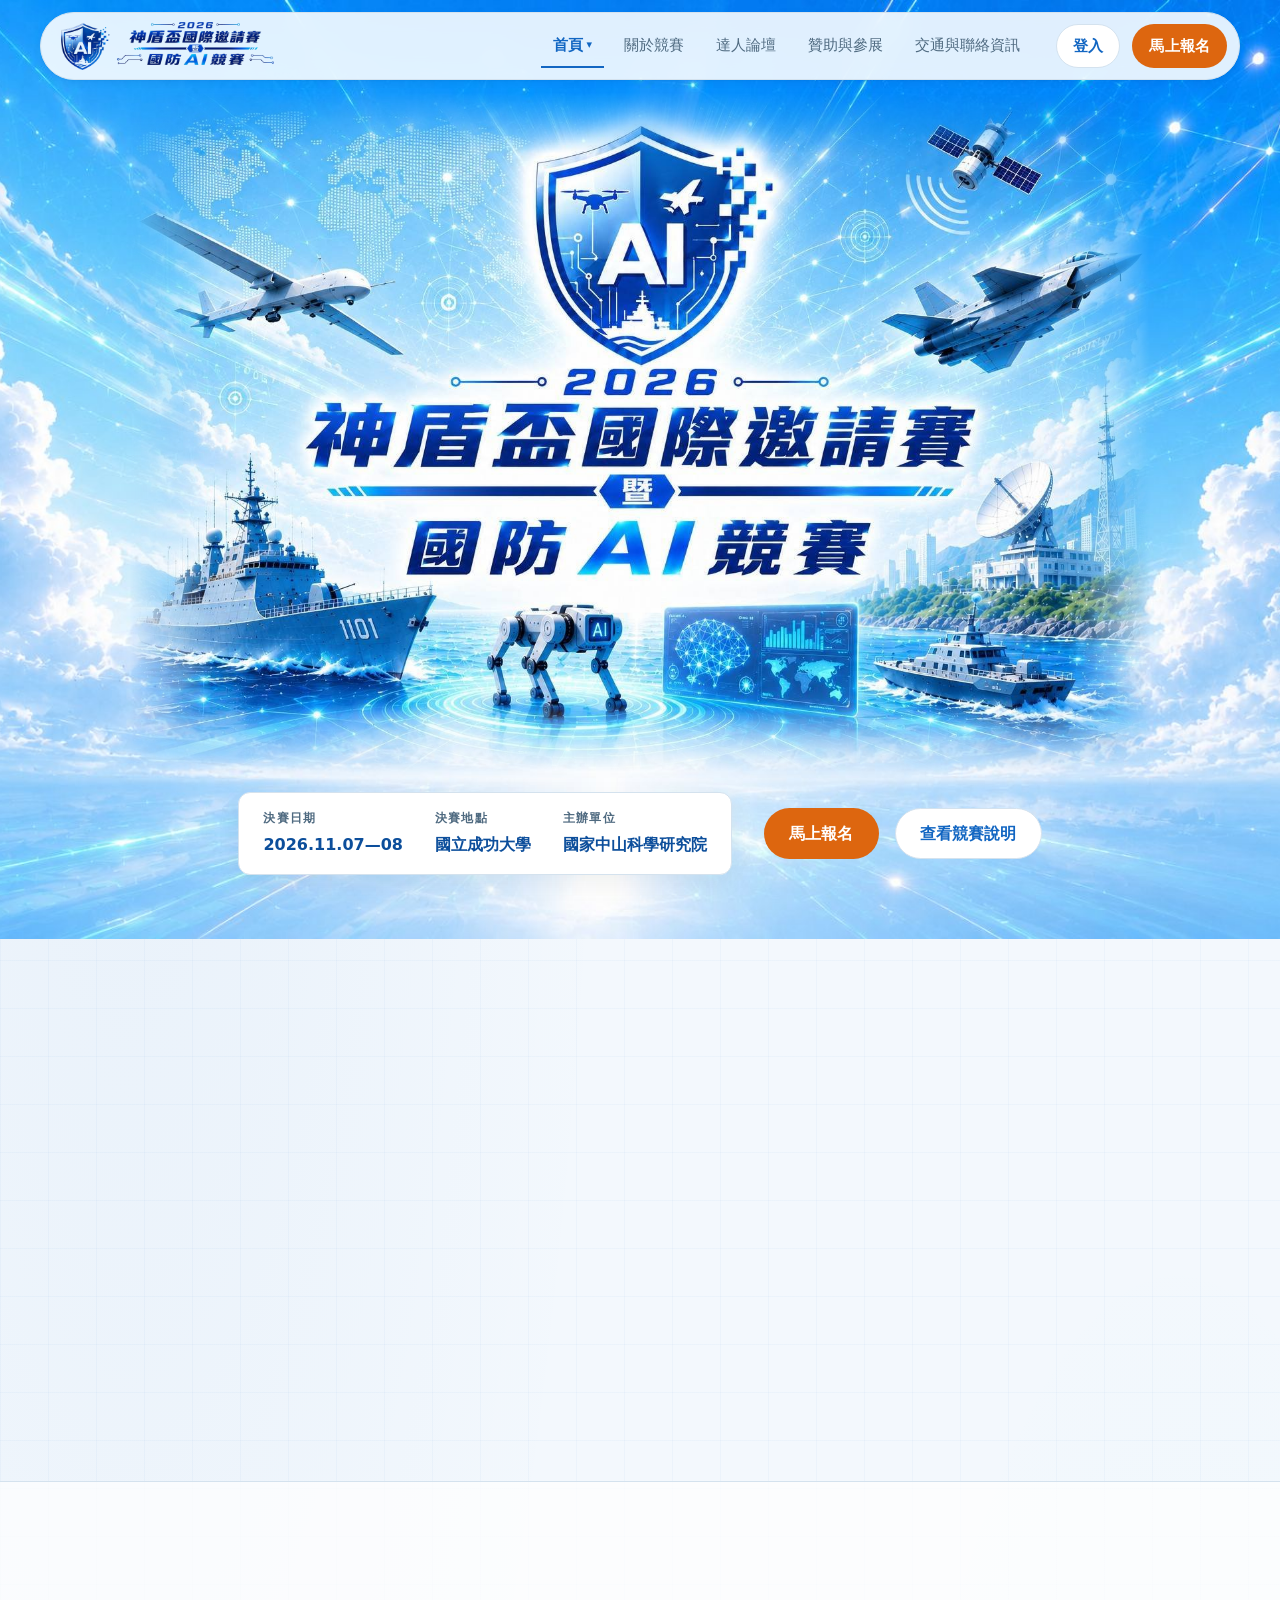
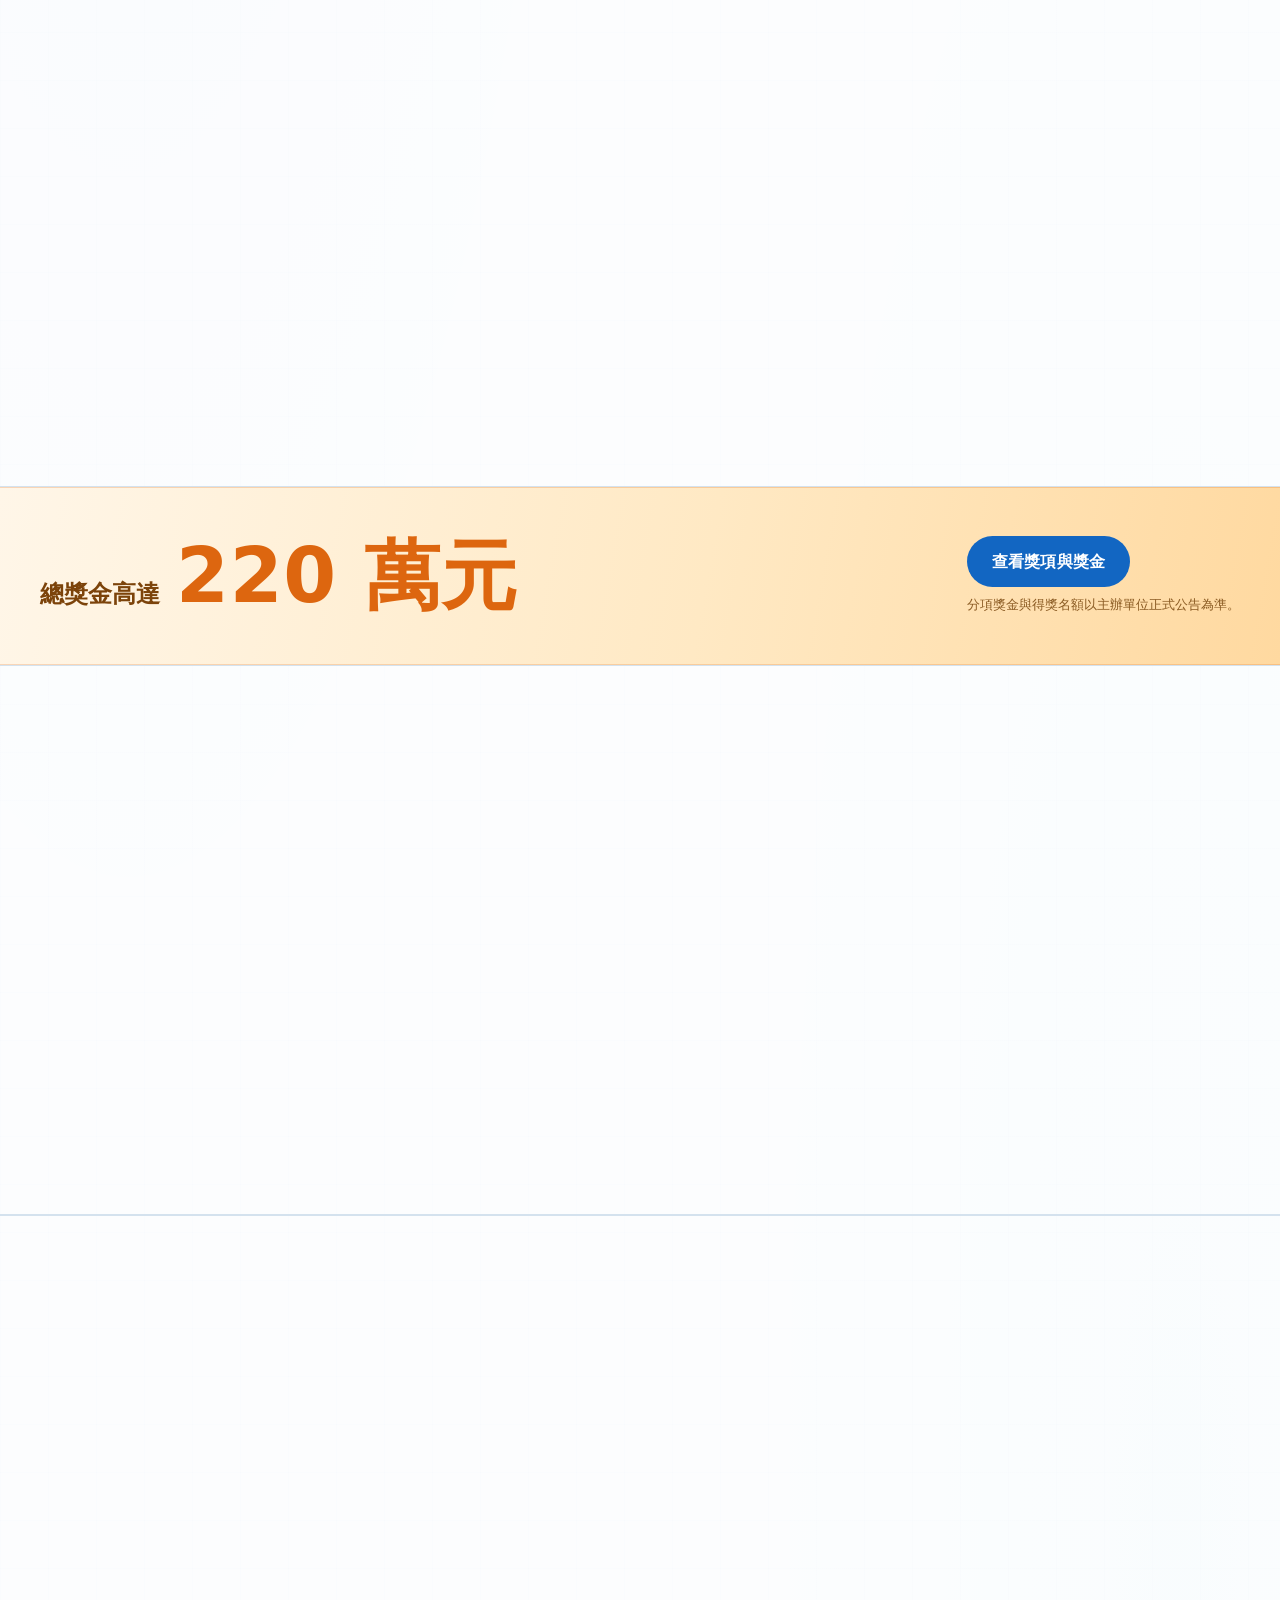
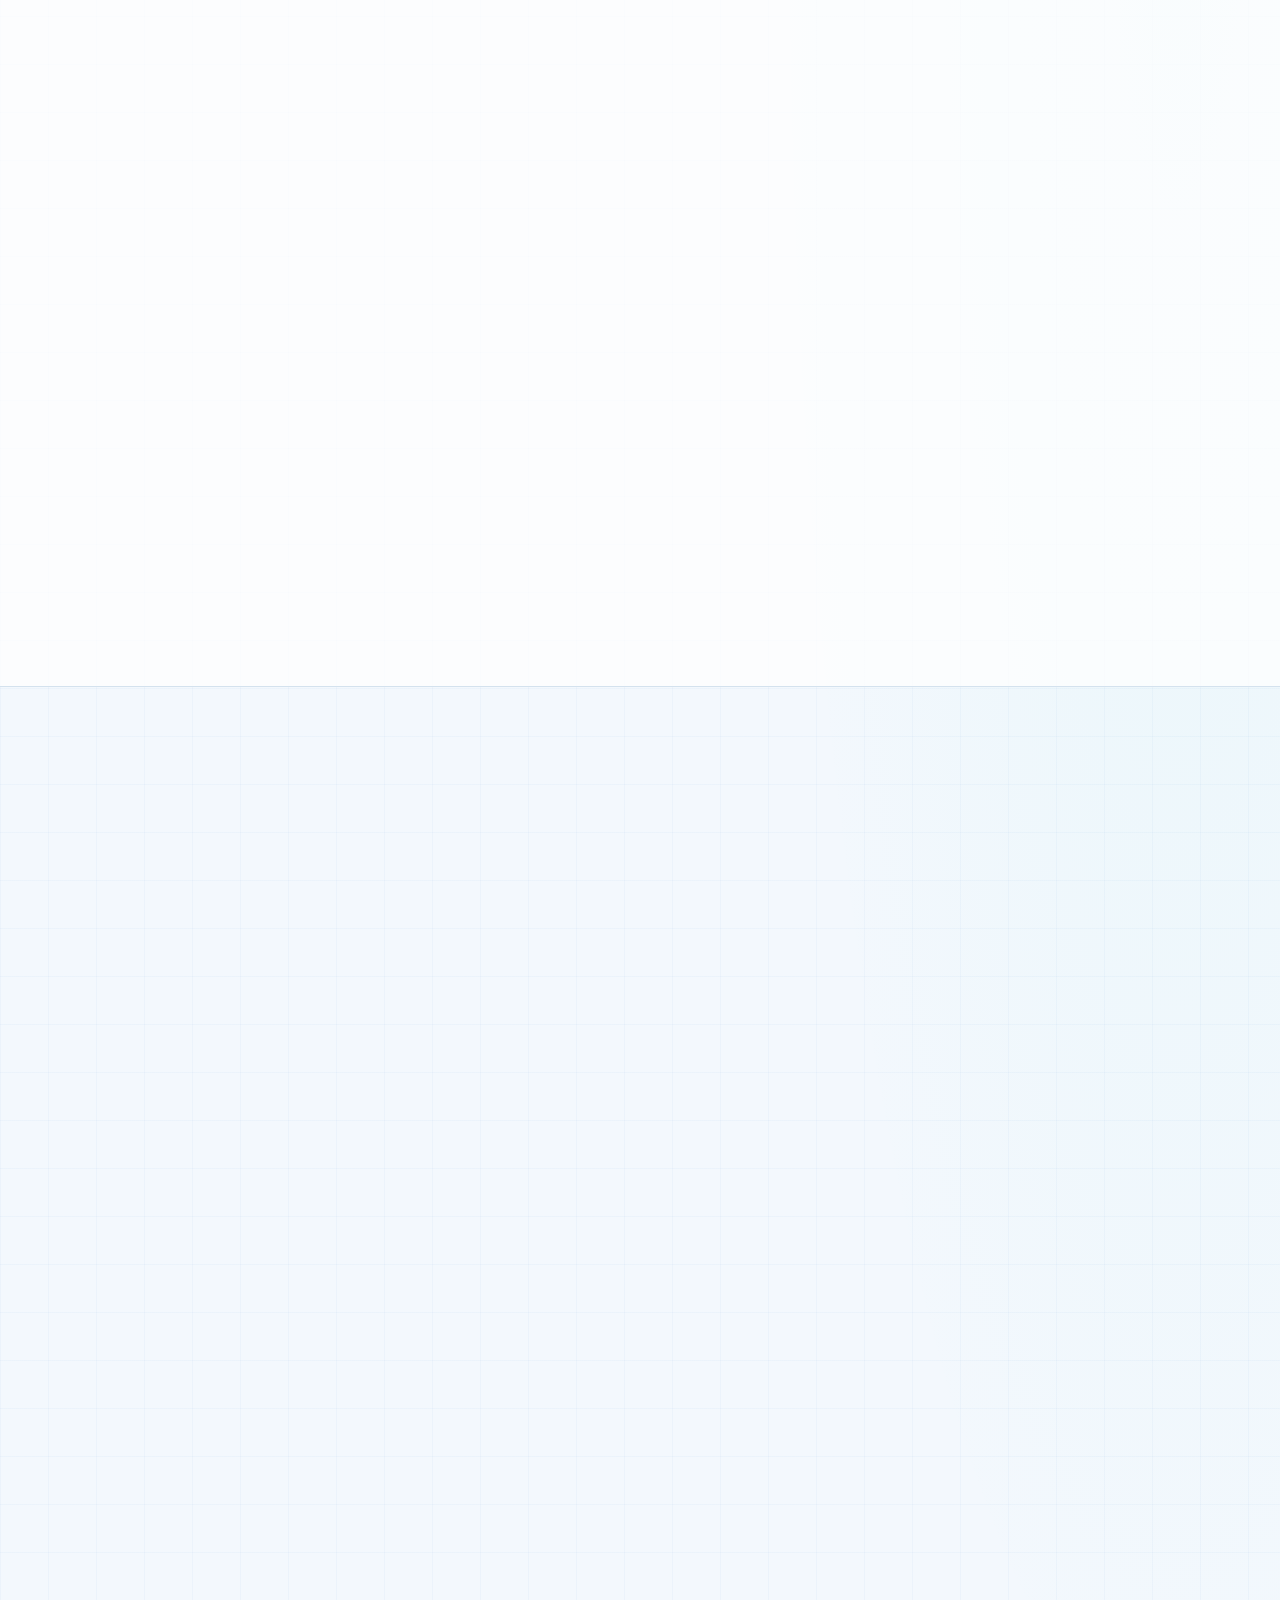
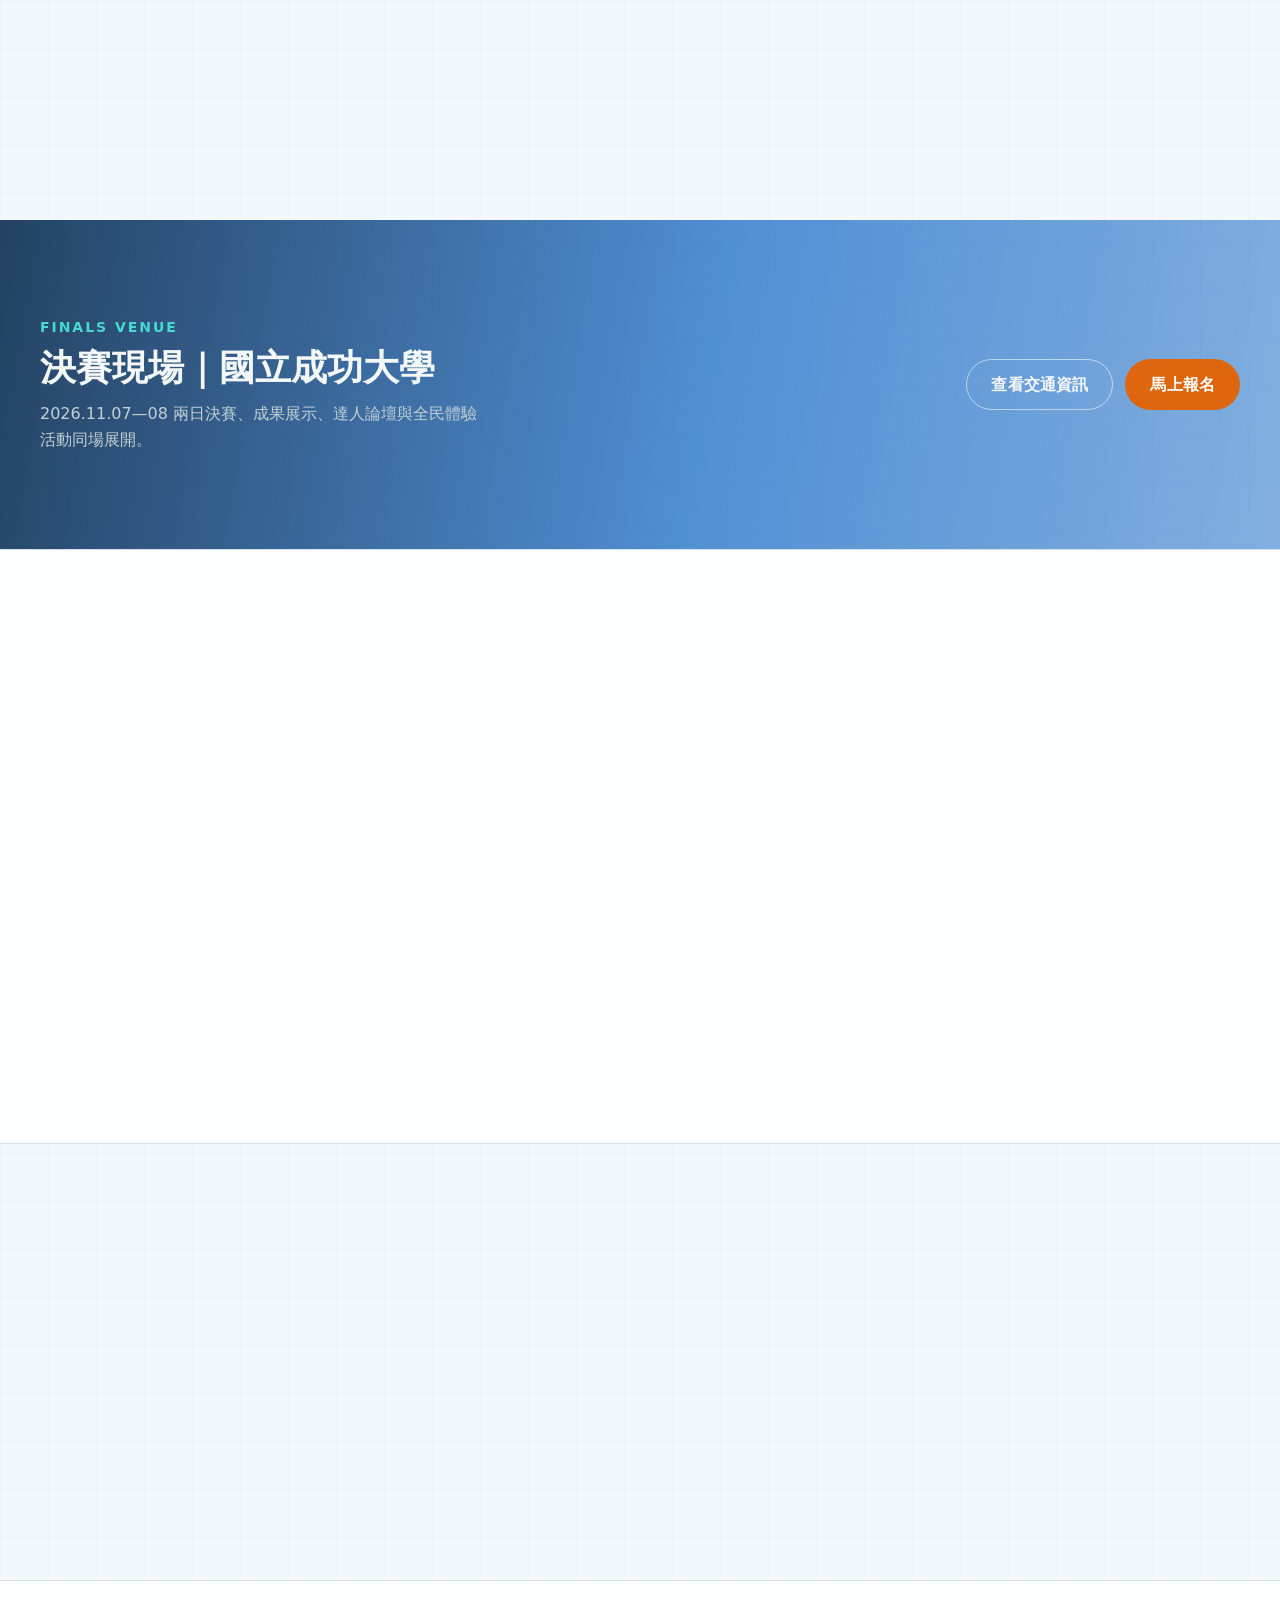
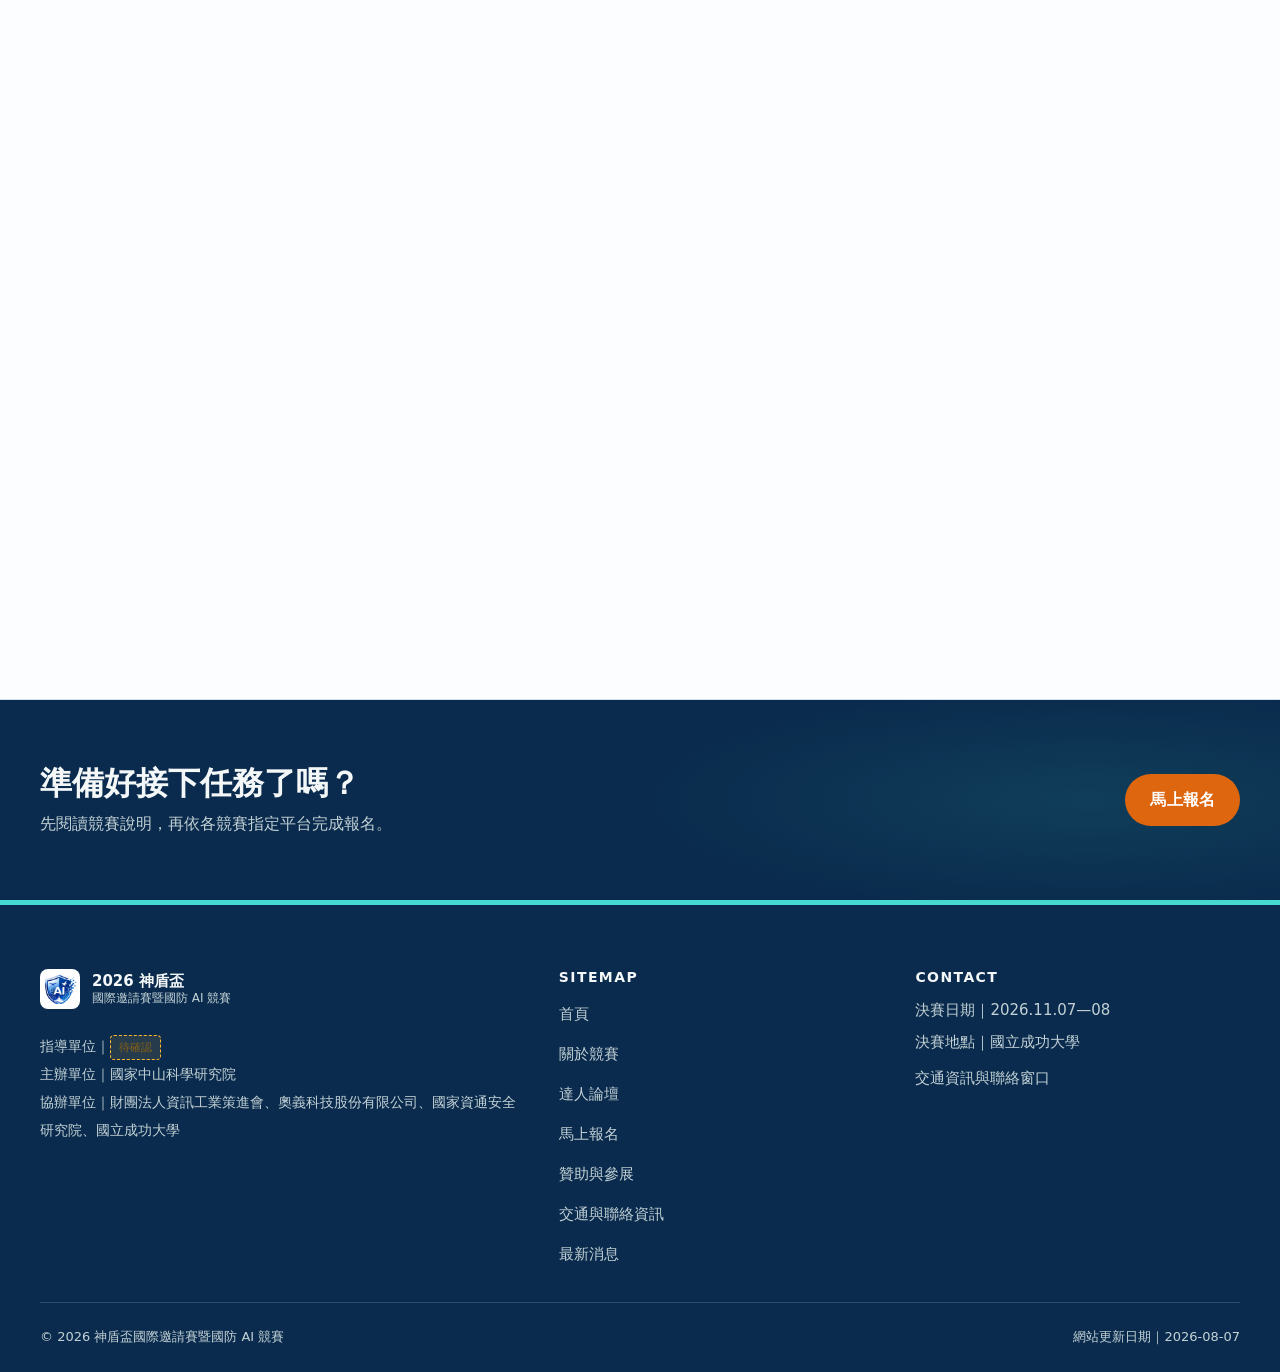
<file: index.html>
<!DOCTYPE html>
<html lang="zh-Hant">
<head>
  <meta charset="UTF-8">
  <meta name="viewport" content="width=device-width, initial-scale=1">
  <meta http-equiv="refresh" content="0; url=html/index.html">
  <title>2026 神盾盃國際邀請賽暨國防 AI 競賽</title>
  <link rel="canonical" href="html/index.html">
</head>
<body>
  <p>正在前往首頁…若未自動跳轉，請點選 <a href="html/index.html">進入網站</a>。</p>
</body>
</html>
</file>
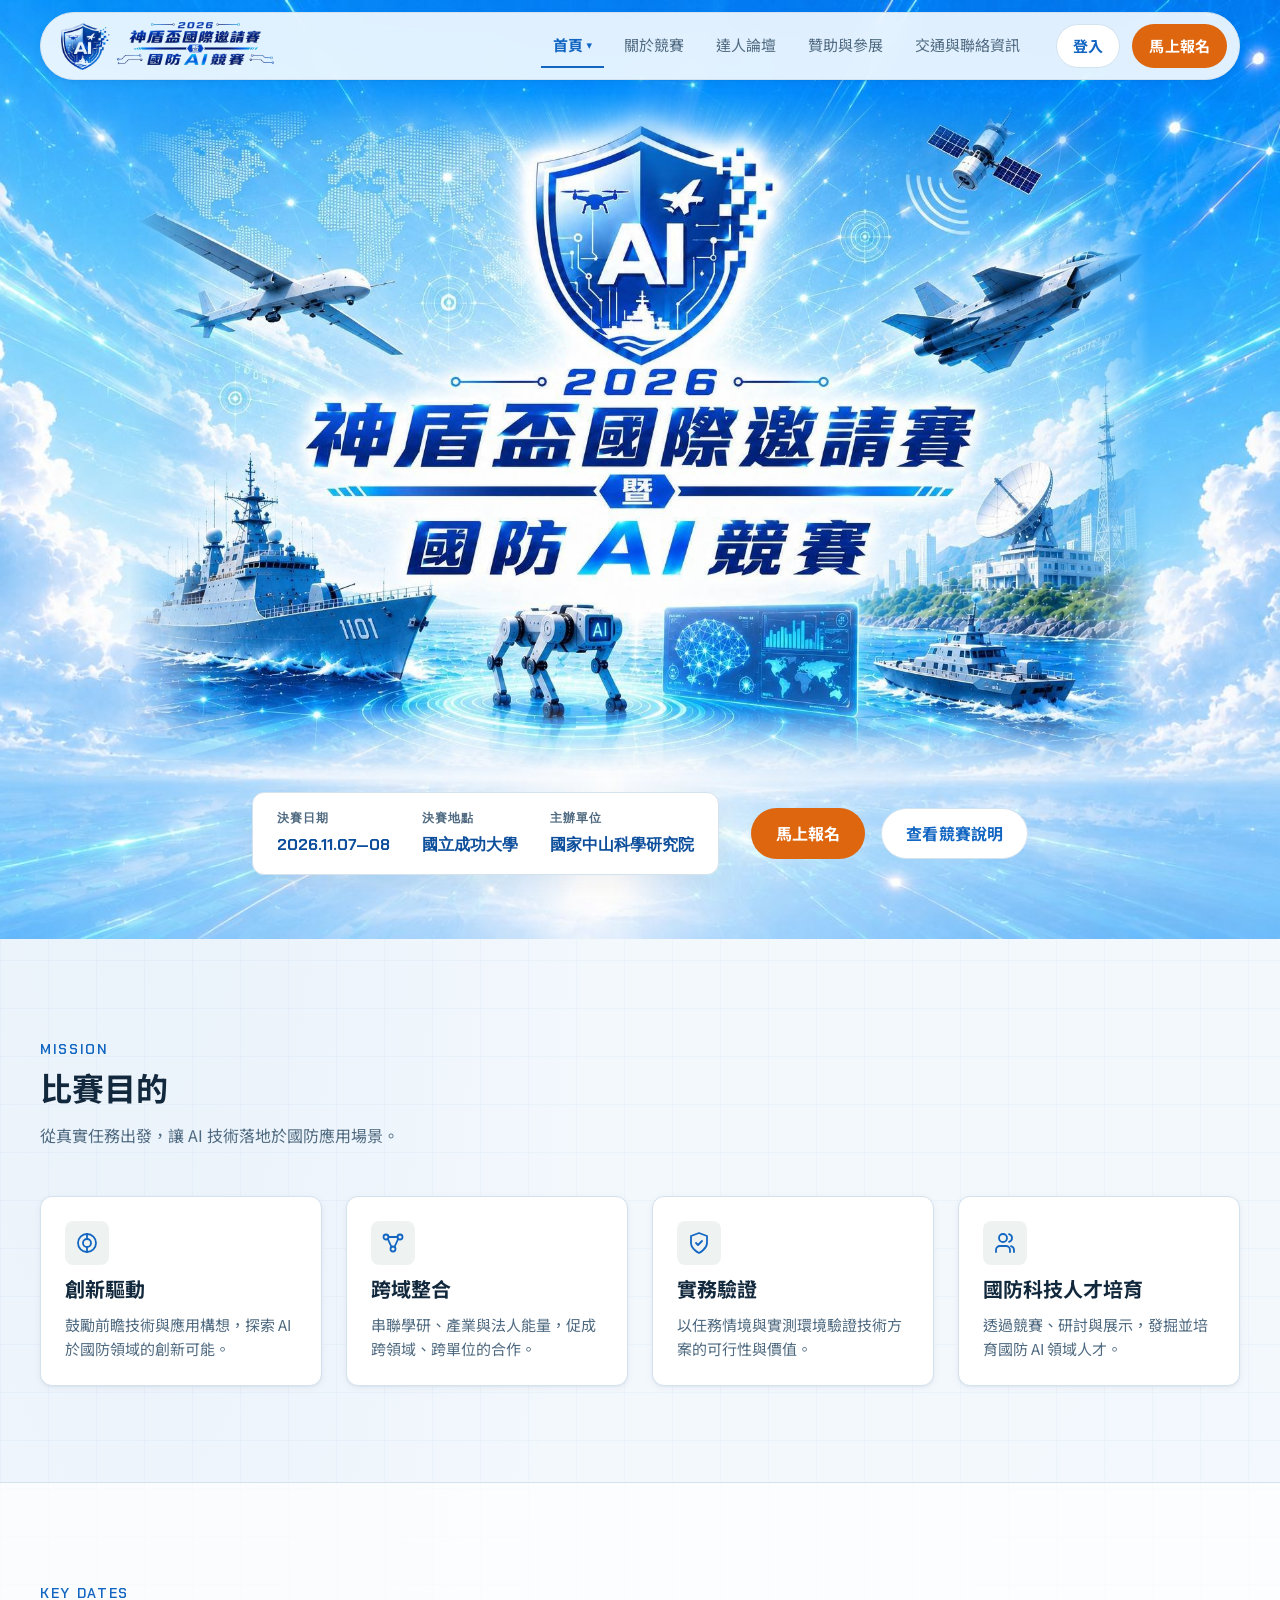
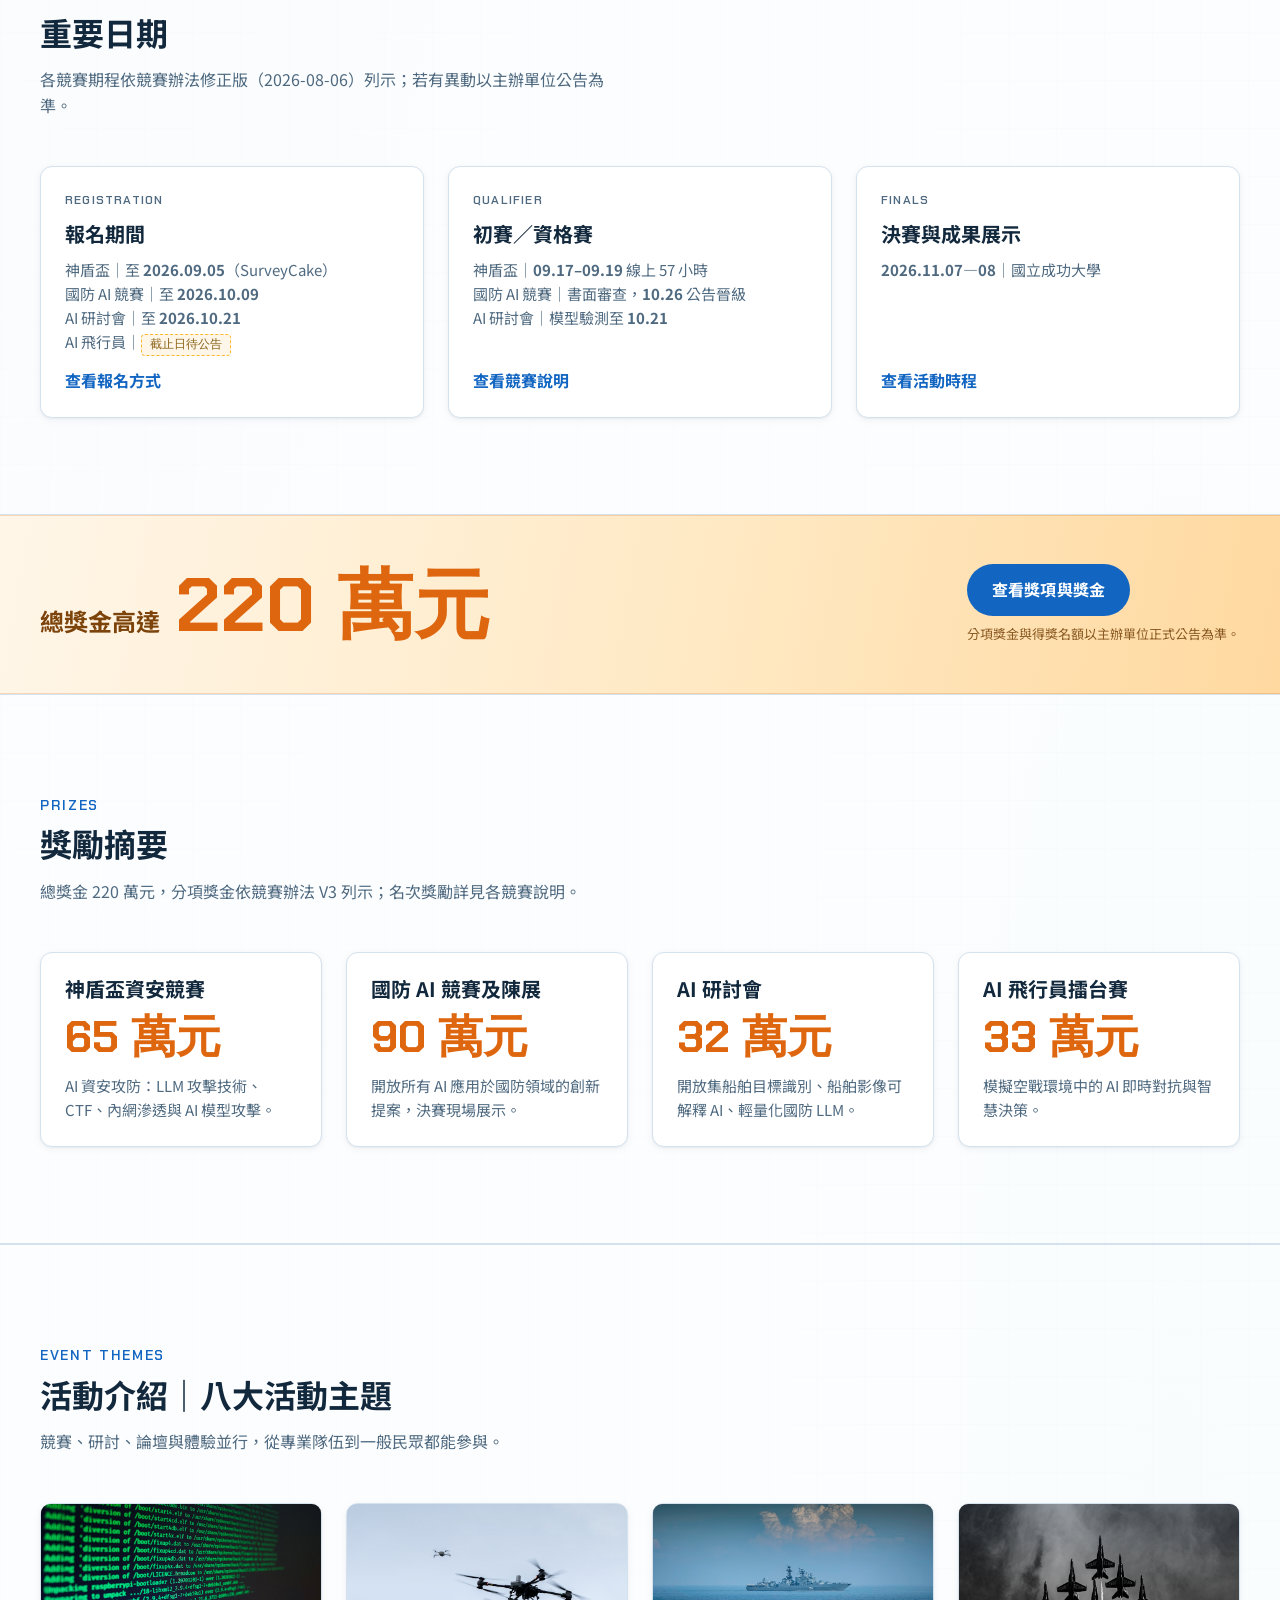
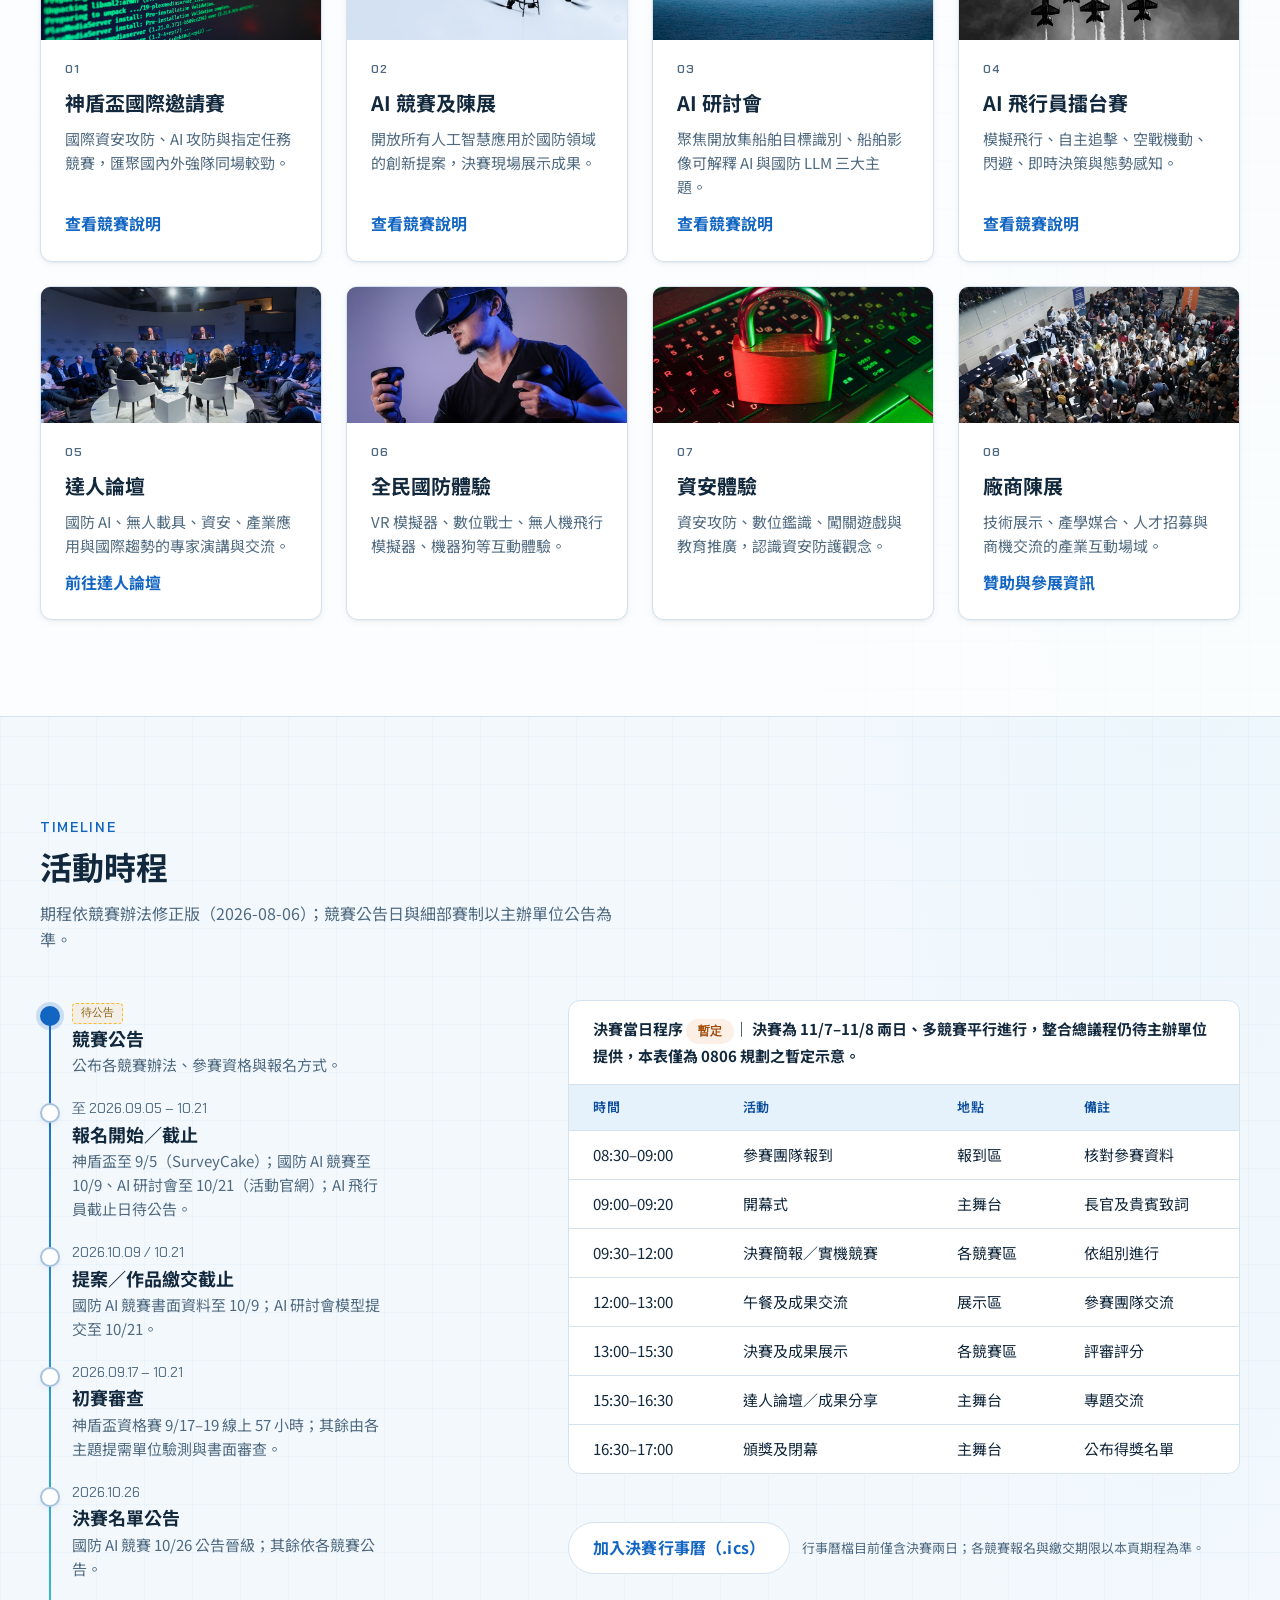
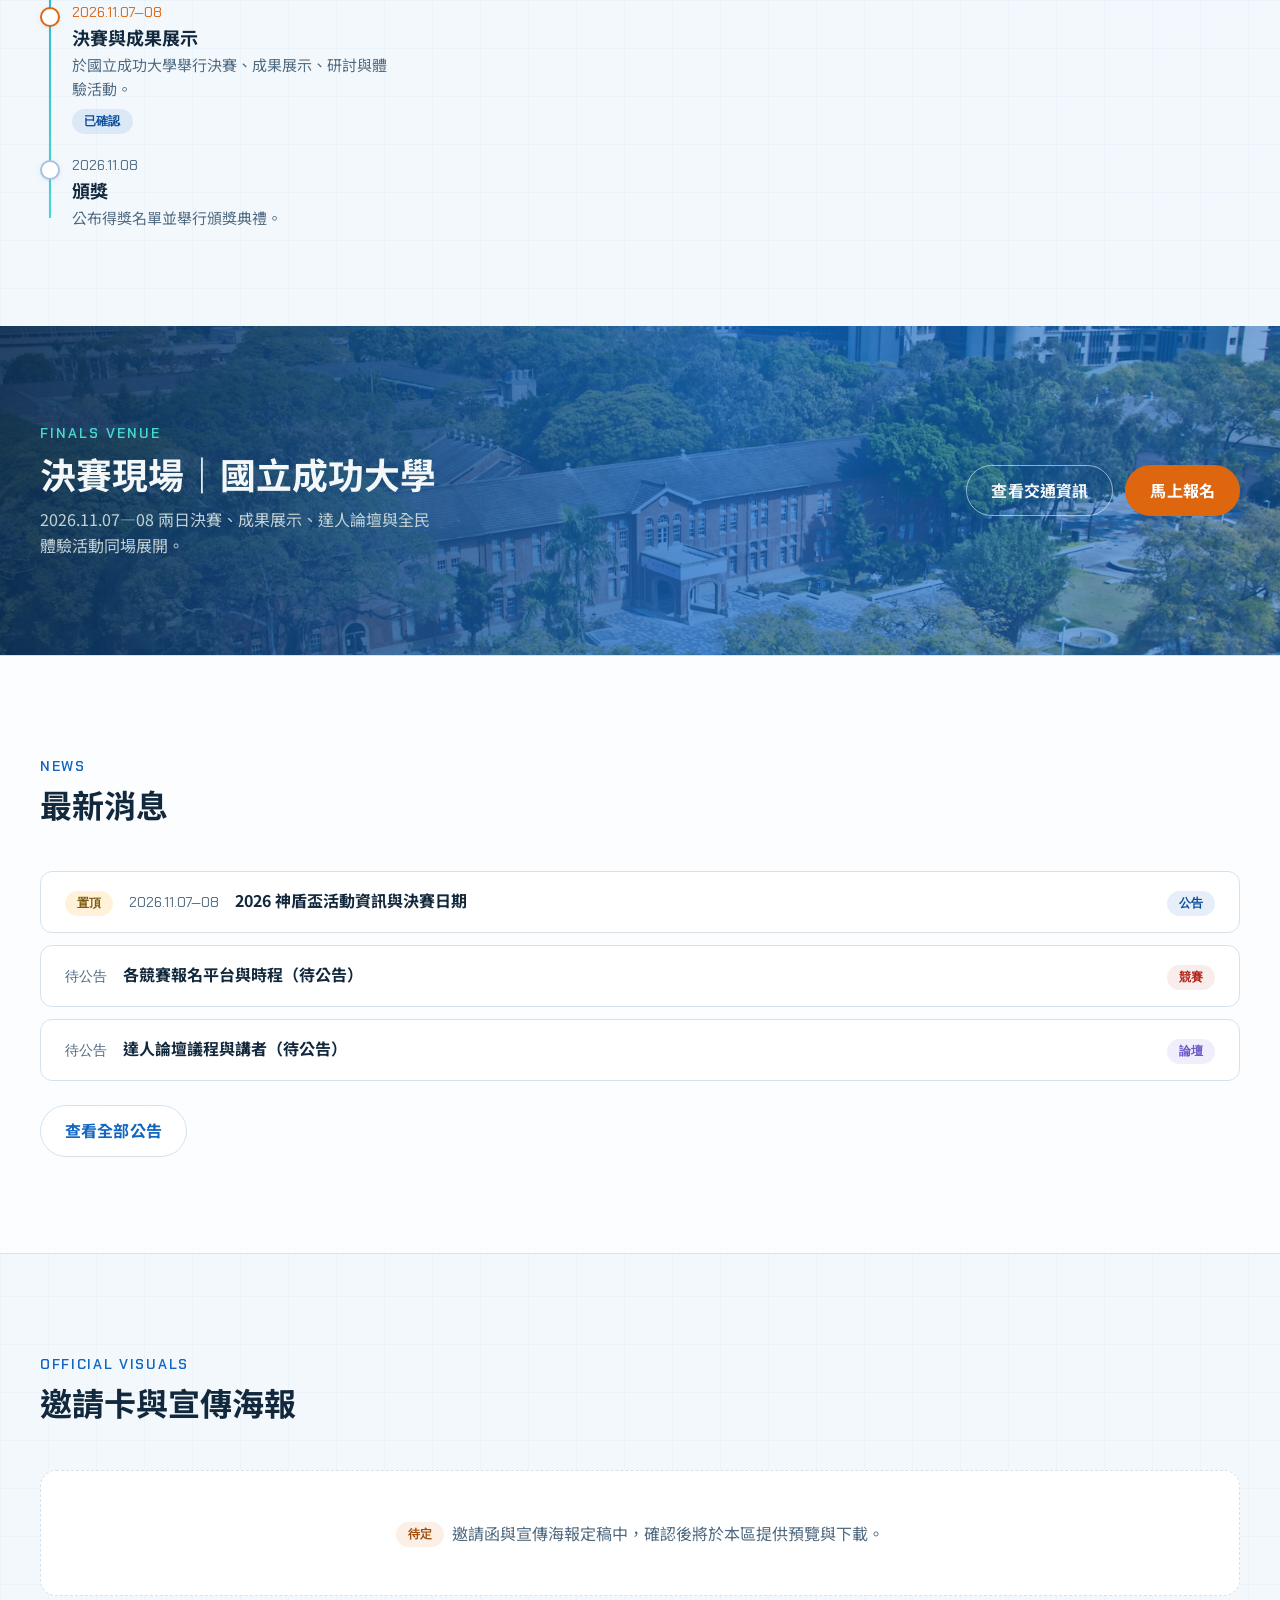
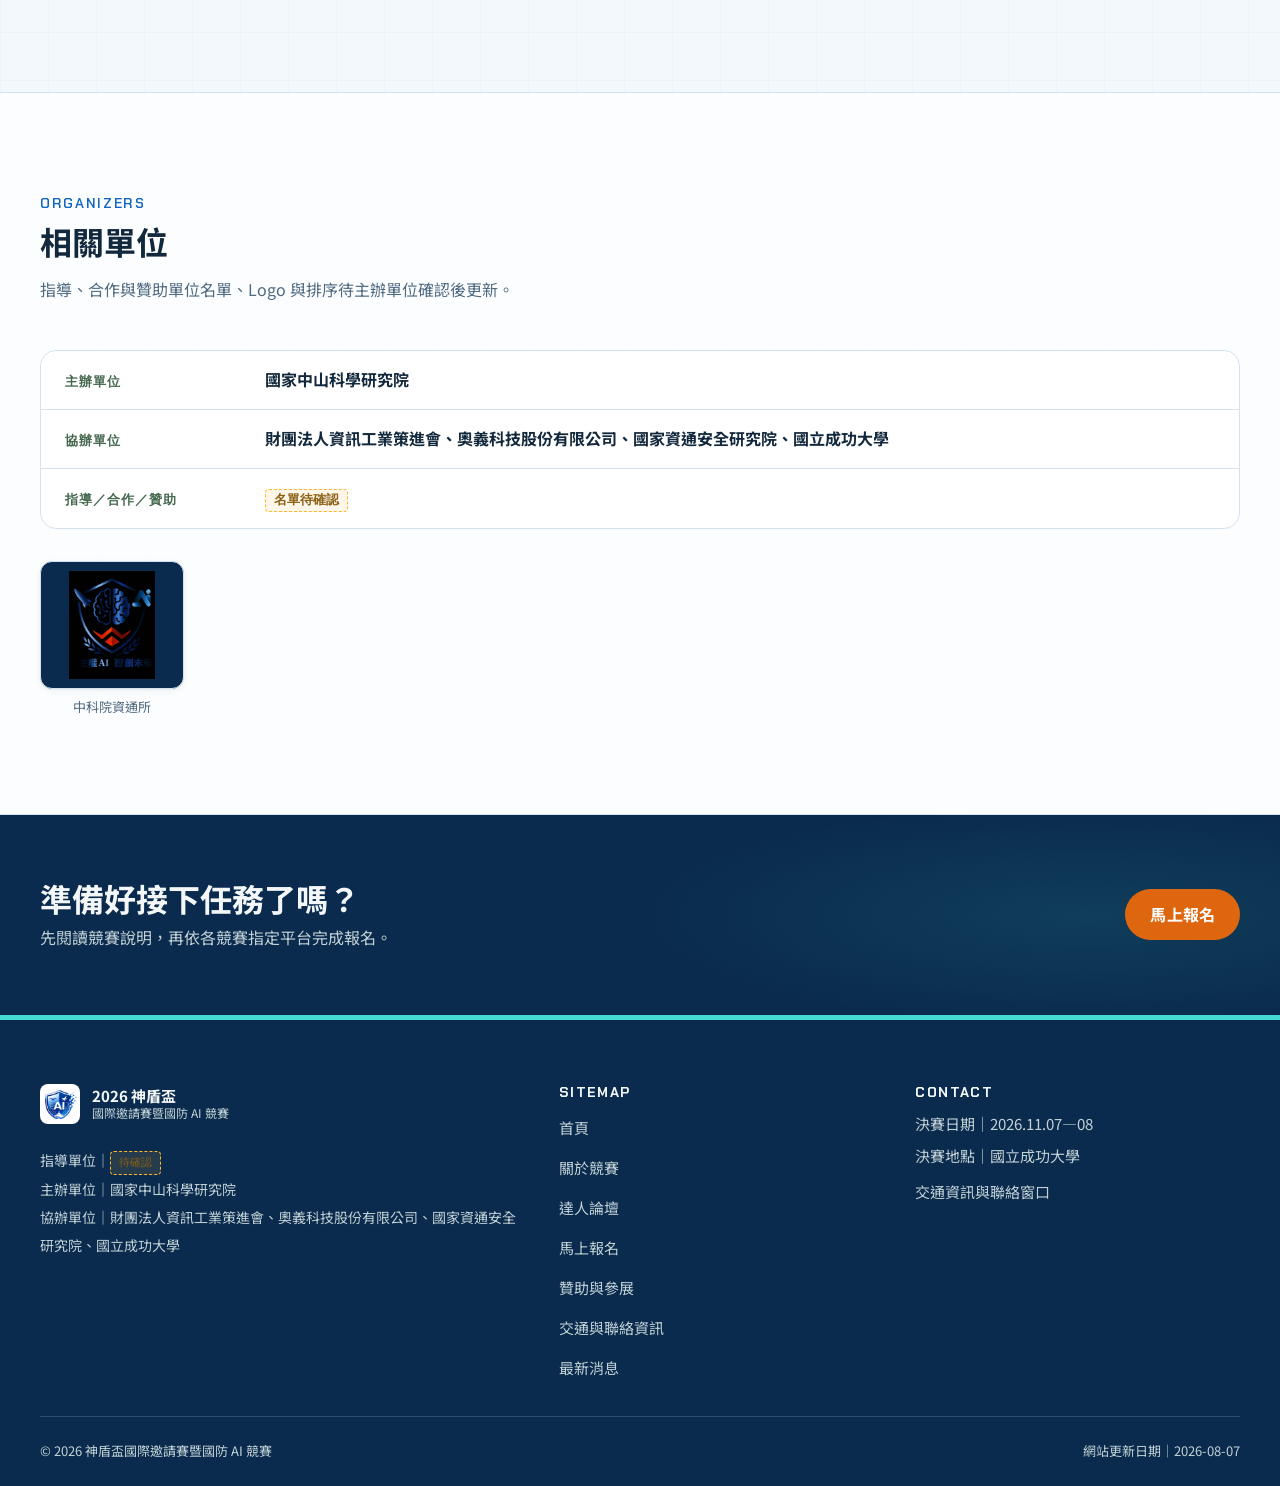
<file: html/index.html>
<!DOCTYPE html>
<html lang="zh-Hant" class="no-js">
<head>
  <meta charset="UTF-8">
  <meta name="viewport" content="width=device-width, initial-scale=1">
  <meta name="description" content="2026 神盾盃國際邀請賽暨國防 AI 競賽官方活動網站：神盾盃資安競賽、國防 AI 競賽及陳展、AI 研討會與 AI 飛行員擂台賽。">
  <title>首頁｜2026 神盾盃國際邀請賽暨國防 AI 競賽</title>
  <link rel="preconnect" href="https://fonts.googleapis.com">
  <link rel="preconnect" href="https://fonts.gstatic.com" crossorigin>
  <link href="https://fonts.googleapis.com/css2?family=Chakra+Petch:wght@500;600;700&family=Noto+Sans+TC:wght@400;500;700&display=swap" rel="stylesheet">
  <link rel="stylesheet" href="../css/main.css">
</head>
<body>
  <a class="skip-link" href="#main-content">跳至主要內容</a>

  <header class="site-header">
    <div class="container site-header__inner">
      <a class="brand" href="index.html">
        <img class="brand__lockup" src="../img/brand/logo-horizontal.png" alt="2026 神盾盃國際邀請賽暨國防 AI 競賽" width="1200" height="270">
      </a>

      <button class="nav-toggle" type="button" aria-expanded="false" aria-controls="site-nav">
        <svg class="icon-menu" viewBox="0 0 24 24" fill="none" stroke="currentColor" stroke-width="2" stroke-linecap="round" aria-hidden="true">
          <line x1="4" y1="7" x2="20" y2="7"/><line x1="4" y1="12" x2="20" y2="12"/><line x1="4" y1="17" x2="20" y2="17"/>
        </svg>
        <svg class="icon-close" viewBox="0 0 24 24" fill="none" stroke="currentColor" stroke-width="2" stroke-linecap="round" aria-hidden="true">
          <line x1="6" y1="6" x2="18" y2="18"/><line x1="18" y1="6" x2="6" y2="18"/>
        </svg>
        <span class="sr-only">開啟主選單</span>
      </button>

      <nav class="site-nav" id="site-nav" aria-label="主選單">
        <ul class="site-nav__list">
          <li class="site-nav__item--has-sub">
            <a class="site-nav__link" href="index.html" aria-current="page">首頁<span class="site-nav__caret" aria-hidden="true">▾</span></a>
            <ul class="site-nav__sub">
              <li><a href="index.html#intro">活動介紹</a></li>
              <li><a href="index.html#schedule">活動時程</a></li>
            </ul>
          </li>
          <li><a class="site-nav__link" href="competition.html">關於競賽</a></li>
          <li><a class="site-nav__link" href="forum.html">達人論壇</a></li>
          <li><a class="site-nav__link" href="sponsors.html">贊助與參展</a></li>
          <li><a class="site-nav__link" href="transport-contact.html">交通與聯絡資訊</a></li>
        </ul>
        <a class="btn btn--secondary btn--sm" href="account.html" data-auth-entry>登入</a>
        <a class="btn btn--primary btn--sm" href="register.html">馬上報名</a>
      </nav>
    </div>
  </header>

  <main id="main-content">

    <!-- 主視覺 Hero:官方雲海底圖 + HTML 標題 + 盾徽,KV 艦隊場景帶收底 -->
    <section class="hero hero--kv" aria-labelledby="hero-title">
      <h1 class="sr-only" id="hero-title">2026 神盾盃國際邀請賽暨國防 AI 競賽</h1>
      <div class="hero__kv-stage">
        <img class="hero__kv-art" src="../img/brand/kv.jpg" alt="2026 神盾盃國際邀請賽暨國防 AI 競賽主視覺" width="1536" height="1024" fetchpriority="high">
      </div>
      <div class="container hero__kv-bar">
        <dl class="hero__dates">
          <div class="hero__date-item">
            <dt class="hero__date-label">決賽日期</dt>
            <dd class="hero__date-value" data-config="event.finalDateText">2026.11.07—08</dd>
          </div>
          <div class="hero__date-item">
            <dt class="hero__date-label">決賽地點</dt>
            <dd class="hero__date-value" data-config="event.finalVenue">國立成功大學</dd>
          </div>
          <div class="hero__date-item">
            <dt class="hero__date-label">主辦單位</dt>
            <dd class="hero__date-value">國家中山科學研究院</dd>
          </div>
        </dl>
        <div class="hero__actions">
          <a class="btn btn--primary" href="register.html">馬上報名</a>
          <a class="btn btn--secondary" href="competition.html">查看競賽說明</a>
        </div>
      </div>
    </section>

    <!-- 比賽目的 -->
    <section class="section" aria-labelledby="purpose-title">
      <div class="container">
        <header class="section-header reveal">
          <p class="section-eyebrow">MISSION</p>
          <h2 class="section-title" id="purpose-title">比賽目的</h2>
          <p class="section-lede">從真實任務出發，讓 AI 技術落地於國防應用場景。</p>
        </header>

        <div class="card-grid card-grid--4">
          <article class="card card--accent-blue reveal">
            <div class="card__icon" aria-hidden="true">
              <svg viewBox="0 0 24 24" fill="none" stroke="currentColor" stroke-width="1.8" stroke-linecap="round" stroke-linejoin="round">
                <circle cx="12" cy="12" r="9"/><circle cx="12" cy="12" r="4"/><line x1="12" y1="3" x2="12" y2="7"/><line x1="12" y1="17" x2="12" y2="21"/>
              </svg>
            </div>
            <h3 class="card__title">創新驅動</h3>
            <p class="card__body">鼓勵前瞻技術與應用構想，探索 AI 於國防領域的創新可能。</p>
          </article>

          <article class="card card--accent-cyan reveal">
            <div class="card__icon" aria-hidden="true">
              <svg viewBox="0 0 24 24" fill="none" stroke="currentColor" stroke-width="1.8" stroke-linecap="round" stroke-linejoin="round">
                <circle cx="5" cy="6" r="2.5"/><circle cx="19" cy="6" r="2.5"/><circle cx="12" cy="18" r="2.5"/><line x1="6.8" y1="7.8" x2="10.5" y2="16"/><line x1="17.2" y1="7.8" x2="13.5" y2="16"/><line x1="7.5" y1="6" x2="16.5" y2="6"/>
              </svg>
            </div>
            <h3 class="card__title">跨域整合</h3>
            <p class="card__body">串聯學研、產業與法人能量，促成跨領域、跨單位的合作。</p>
          </article>

          <article class="card card--accent-green reveal">
            <div class="card__icon" aria-hidden="true">
              <svg viewBox="0 0 24 24" fill="none" stroke="currentColor" stroke-width="1.8" stroke-linecap="round" stroke-linejoin="round">
                <path d="M12 22s8-4 8-10V5l-8-3-8 3v7c0 6 8 10 8 10z"/><polyline points="9 12 11 14 15 10"/>
              </svg>
            </div>
            <h3 class="card__title">實務驗證</h3>
            <p class="card__body">以任務情境與實測環境驗證技術方案的可行性與價值。</p>
          </article>

          <article class="card card--accent-warm reveal">
            <div class="card__icon" aria-hidden="true">
              <svg viewBox="0 0 24 24" fill="none" stroke="currentColor" stroke-width="1.8" stroke-linecap="round" stroke-linejoin="round">
                <path d="M17 21v-2a4 4 0 0 0-4-4H7a4 4 0 0 0-4 4v2"/><circle cx="10" cy="7" r="4"/><path d="M21 21v-2a4 4 0 0 0-3-3.87"/><path d="M16 3.13a4 4 0 0 1 0 7.75"/>
              </svg>
            </div>
            <h3 class="card__title">國防科技人才培育</h3>
            <p class="card__body">透過競賽、研討與展示，發掘並培育國防 AI 領域人才。</p>
          </article>
        </div>
      </div>
    </section>

    <!-- 重要日期 -->
    <section class="section section--alt" aria-labelledby="dates-title">
      <div class="container">
        <header class="section-header reveal">
          <p class="section-eyebrow">KEY DATES</p>
          <h2 class="section-title" id="dates-title">重要日期</h2>
          <p class="section-lede">各競賽期程依競賽辦法修正版（2026-08-06）列示；若有異動以主辦單位公告為準。</p>
        </header>

        <div class="card-grid card-grid--3">
          <article class="card reveal">
            <p class="card__eyebrow">REGISTRATION</p>
            <h3 class="card__title">報名期間</h3>
            <p class="card__body">
              神盾盃｜至 <strong>2026.09.05</strong>（SurveyCake）<br>
              國防 AI 競賽｜至 <strong>2026.10.09</strong><br>
              AI 研討會｜至 <strong>2026.10.21</strong><br>
              AI 飛行員｜<span class="tbd">截止日待公告</span>
            </p>
            <a class="card__link" href="register.html">查看報名方式</a>
          </article>
          <article class="card reveal">
            <p class="card__eyebrow">QUALIFIER</p>
            <h3 class="card__title">初賽／資格賽</h3>
            <p class="card__body">
              神盾盃｜<strong>09.17–09.19</strong> 線上 57 小時<br>
              國防 AI 競賽｜書面審查，<strong>10.26</strong> 公告晉級<br>
              AI 研討會｜模型驗測至 <strong>10.21</strong>
            </p>
            <a class="card__link" href="competition.html">查看競賽說明</a>
          </article>
          <article class="card card--accent-blue reveal">
            <p class="card__eyebrow">FINALS</p>
            <h3 class="card__title">決賽與成果展示</h3>
            <p class="card__body"><strong data-config="event.finalDateText">2026.11.07—08</strong>｜<span data-config="event.finalVenue">國立成功大學</span></p>
            <a class="card__link" href="#schedule">查看活動時程</a>
          </article>
        </div>
      </div>
    </section>

    <!-- 總獎金橫幅(獎金區開場) -->
    <section class="prize-banner" aria-label="總獎金">
      <div class="container prize-banner__inner">
        <p class="prize-banner__text">
          <span class="prize-banner__label">總獎金高達</span>
          <span class="prize-banner__value" data-config="prizes.totalText">220 萬元</span>
        </p>
        <div class="prize-banner__side">
          <a class="btn btn--primary-light" href="competition.html">查看獎項與獎金</a>
          <p class="prize-banner__note" data-config="prizes.conflictNote">分項獎金與得獎名額以主辦單位正式公告為準。</p>
        </div>
      </div>
    </section>

    <!-- 獎勵摘要 -->
    <section class="section section--alt" id="prizes" aria-labelledby="prize-title">
      <div class="container">
        <header class="section-header reveal">
          <p class="section-eyebrow">PRIZES</p>
          <h2 class="section-title" id="prize-title">獎勵摘要</h2>
          <p class="section-lede">總獎金 220 萬元，分項獎金依競賽辦法 V3 列示；名次獎勵詳見各競賽說明。</p>
        </header>

        <div class="card-grid card-grid--4">
          <article class="card reveal">
            <h3 class="card__title" data-config="prizes.items.shieldCup.name">神盾盃資安競賽</h3>
            <p class="prize-card__value" data-config="prizes.items.shieldCup.totalText">65 萬元</p>
            <p class="card__body">AI 資安攻防：LLM 攻擊技術、CTF、內網滲透與 AI 模型攻擊。</p>
          </article>
          <article class="card reveal">
            <h3 class="card__title" data-config="prizes.items.defenseAi.name">國防 AI 競賽及陳展</h3>
            <p class="prize-card__value" data-config="prizes.items.defenseAi.totalText">90 萬元</p>
            <p class="card__body">開放所有 AI 應用於國防領域的創新提案，決賽現場展示。</p>
          </article>
          <article class="card reveal">
            <h3 class="card__title" data-config="prizes.items.aiSeminar.name">AI 研討會</h3>
            <p class="prize-card__value" data-config="prizes.items.aiSeminar.totalText">32 萬元</p>
            <p class="card__body">開放集船舶目標識別、船舶影像可解釋 AI、輕量化國防 LLM。</p>
          </article>
          <article class="card reveal">
            <h3 class="card__title" data-config="prizes.items.aiPilot.name">AI 飛行員擂台賽</h3>
            <p class="prize-card__value" data-config="prizes.items.aiPilot.totalText">33 萬元</p>
            <p class="card__body">模擬空戰環境中的 AI 即時對抗與智慧決策。</p>
          </article>
        </div>
      </div>
    </section>

    <!-- 活動介紹（首頁錨點）：八大活動主題 -->
    <section class="section section--alt" id="intro" aria-labelledby="intro-title">
      <div class="container">
        <header class="section-header reveal">
          <p class="section-eyebrow">EVENT THEMES</p>
          <h2 class="section-title" id="intro-title">活動介紹｜八大活動主題</h2>
          <p class="section-lede">競賽、研討、論壇與體驗並行，從專業隊伍到一般民眾都能參與。</p>
        </header>

        <div class="card-grid card-grid--4">
          <article class="card card--accent-blue reveal">
            <div class="card__media" aria-hidden="true"><img src="../img/unsplash/theme-ctf.jpg" alt="" width="900" height="600" loading="lazy"></div>
            <p class="card__eyebrow">01</p>
            <h3 class="card__title">神盾盃國際邀請賽</h3>
            <p class="card__body">國際資安攻防、AI 攻防與指定任務競賽，匯聚國內外強隊同場較勁。</p>
            <a class="card__link" href="competition.html#shield-cup">查看競賽說明</a>
          </article>
          <article class="card card--accent-blue reveal">
            <div class="card__media" aria-hidden="true"><img src="../img/unsplash/theme-drone.jpg" alt="" width="900" height="600" loading="lazy"></div>
            <p class="card__eyebrow">02</p>
            <h3 class="card__title">AI 競賽及陳展</h3>
            <p class="card__body">開放所有人工智慧應用於國防領域的創新提案，決賽現場展示成果。</p>
            <a class="card__link" href="competition.html#defense-ai">查看競賽說明</a>
          </article>
          <article class="card card--accent-cyan reveal">
            <div class="card__media" aria-hidden="true"><img src="../img/unsplash/theme-ship.jpg" alt="" width="900" height="600" loading="lazy"></div>
            <p class="card__eyebrow">03</p>
            <h3 class="card__title">AI 研討會</h3>
            <p class="card__body">聚焦開放集船舶目標識別、船舶影像可解釋 AI 與國防 LLM 三大主題。</p>
            <a class="card__link" href="competition.html#ai-seminar">查看競賽說明</a>
          </article>
          <article class="card card--accent-warm reveal">
            <div class="card__media" aria-hidden="true"><img src="../img/unsplash/theme-jet.jpg" alt="" width="900" height="600" loading="lazy"></div>
            <p class="card__eyebrow">04</p>
            <h3 class="card__title">AI 飛行員擂台賽</h3>
            <p class="card__body">模擬飛行、自主追擊、空戰機動、閃避、即時決策與態勢感知。</p>
            <a class="card__link" href="competition.html#ai-pilot">查看競賽說明</a>
          </article>
          <article class="card card--accent-purple reveal">
            <div class="card__media" aria-hidden="true"><img src="../img/unsplash/theme-forum.jpg" alt="" width="900" height="600" loading="lazy"></div>
            <p class="card__eyebrow">05</p>
            <h3 class="card__title">達人論壇</h3>
            <p class="card__body">國防 AI、無人載具、資安、產業應用與國際趨勢的專家演講與交流。</p>
            <a class="card__link" href="forum.html">前往達人論壇</a>
          </article>
          <article class="card card--accent-green reveal">
            <div class="card__media" aria-hidden="true"><img src="../img/unsplash/theme-vr.jpg" alt="" width="900" height="600" loading="lazy"></div>
            <p class="card__eyebrow">06</p>
            <h3 class="card__title">全民國防體驗</h3>
            <p class="card__body">VR 模擬器、數位戰士、無人機飛行模擬器、機器狗等互動體驗。</p>
          </article>
          <article class="card card--accent-green reveal">
            <div class="card__media" aria-hidden="true"><img src="../img/unsplash/theme-lock.jpg" alt="" width="900" height="600" loading="lazy"></div>
            <p class="card__eyebrow">07</p>
            <h3 class="card__title">資安體驗</h3>
            <p class="card__body">資安攻防、數位鑑識、闖關遊戲與教育推廣，認識資安防護觀念。</p>
          </article>
          <article class="card card--accent-warm reveal">
            <div class="card__media" aria-hidden="true"><img src="../img/unsplash/theme-expo.jpg" alt="" width="900" height="600" loading="lazy"></div>
            <p class="card__eyebrow">08</p>
            <h3 class="card__title">廠商陳展</h3>
            <p class="card__body">技術展示、產學媒合、人才招募與商機交流的產業互動場域。</p>
            <a class="card__link" href="sponsors.html">贊助與參展資訊</a>
          </article>
        </div>
      </div>
    </section>

    <!-- 活動時程（首頁錨點） -->
    <section class="section" id="schedule" aria-labelledby="schedule-title">
      <div class="container">
        <header class="section-header reveal">
          <p class="section-eyebrow">TIMELINE</p>
          <h2 class="section-title" id="schedule-title">活動時程</h2>
          <p class="section-lede">
            期程依競賽辦法修正版（2026-08-06）；競賽公告日與細部賽制以主辦單位公告為準。
          </p>
        </header>

        <div class="schedule-layout">
          <div>
            <ol class="timeline reveal">
          <li class="timeline__item timeline__item--current">
            <span class="timeline__dot" aria-hidden="true"></span>
            <p class="timeline__date"><span class="tbd">待公告</span></p>
            <h3 class="timeline__stage">競賽公告</h3>
            <p class="timeline__desc">公布各競賽辦法、參賽資格與報名方式。</p>
          </li>
          <li class="timeline__item">
            <span class="timeline__dot" aria-hidden="true"></span>
            <p class="timeline__date">至 2026.09.05 – 10.21</p>
            <h3 class="timeline__stage">報名開始／截止</h3>
            <p class="timeline__desc">神盾盃至 9/5（SurveyCake）；國防 AI 競賽至 10/9、AI 研討會至 10/21（活動官網）；AI 飛行員截止日待公告。</p>
          </li>
          <li class="timeline__item">
            <span class="timeline__dot" aria-hidden="true"></span>
            <p class="timeline__date">2026.10.09 / 10.21</p>
            <h3 class="timeline__stage">提案／作品繳交截止</h3>
            <p class="timeline__desc">國防 AI 競賽書面資料至 10/9；AI 研討會模型提交至 10/21。</p>
          </li>
          <li class="timeline__item">
            <span class="timeline__dot" aria-hidden="true"></span>
            <p class="timeline__date">2026.09.17 – 10.21</p>
            <h3 class="timeline__stage">初賽審查</h3>
            <p class="timeline__desc">神盾盃資格賽 9/17–19 線上 57 小時；其餘由各主題提需單位驗測與書面審查。</p>
          </li>
          <li class="timeline__item">
            <span class="timeline__dot" aria-hidden="true"></span>
            <p class="timeline__date">2026.10.26</p>
            <h3 class="timeline__stage">決賽名單公告</h3>
            <p class="timeline__desc">國防 AI 競賽 10/26 公告晉級；其餘依各競賽公告。</p>
          </li>
          <li class="timeline__item timeline__item--deadline">
            <span class="timeline__dot" aria-hidden="true"></span>
            <p class="timeline__date" data-config="event.finalDateText">2026.11.07—08</p>
            <h3 class="timeline__stage">決賽與成果展示</h3>
            <p class="timeline__desc">於國立成功大學舉行決賽、成果展示、研討與體驗活動。</p>
            <span class="timeline__status timeline__status--current">已確認</span>
          </li>
          <li class="timeline__item">
            <span class="timeline__dot" aria-hidden="true"></span>
            <p class="timeline__date">2026.11.08</p>
            <h3 class="timeline__stage">頒獎</h3>
            <p class="timeline__desc">公布得獎名單並舉行頒獎典禮。</p>
          </li>
        </ol>
          </div>
          <div class="schedule-side">
          <div class="table-wrapper reveal" tabindex="0">
          <table class="data-table">
            <caption>
              決賽當日程序 <span class="tag tag--draft">暫定</span>｜
              決賽為 11/7–11/8 兩日、多競賽平行進行，整合總議程仍待主辦單位提供，本表僅為 0806 規劃之暫定示意。
            </caption>
            <thead>
              <tr>
                <th scope="col">時間</th>
                <th scope="col">活動</th>
                <th scope="col">地點</th>
                <th scope="col">備註</th>
              </tr>
            </thead>
            <tbody>
              <tr><td>08:30–09:00</td><td>參賽團隊報到</td><td>報到區</td><td>核對參賽資料</td></tr>
              <tr><td>09:00–09:20</td><td>開幕式</td><td>主舞台</td><td>長官及貴賓致詞</td></tr>
              <tr><td>09:30–12:00</td><td>決賽簡報／實機競賽</td><td>各競賽區</td><td>依組別進行</td></tr>
              <tr><td>12:00–13:00</td><td>午餐及成果交流</td><td>展示區</td><td>參賽團隊交流</td></tr>
              <tr><td>13:00–15:30</td><td>決賽及成果展示</td><td>各競賽區</td><td>評審評分</td></tr>
              <tr><td>15:30–16:30</td><td>達人論壇／成果分享</td><td>主舞台</td><td>專題交流</td></tr>
              <tr><td>16:30–17:00</td><td>頒獎及閉幕</td><td>主舞台</td><td>公布得獎名單</td></tr>
            </tbody>
          </table>
          </div>
            <div class="card__actions reveal" style="margin-block-start: var(--space-6);">
            <a class="btn btn--secondary" href="../Files/2026-shield-cup-finals.ics" download>加入決賽行事曆（.ics）</a>
            <span class="external-hint">行事曆檔目前僅含決賽兩日；各競賽報名與繳交期限以本頁期程為準。</span>
            </div>
          </div>
        </div>
      </div>
    </section>

    <!-- 決賽現場照片帶 -->
    <section class="photo-band" aria-labelledby="venue-band-title">
      <div class="photo-band__photo" aria-hidden="true">
        <img src="../img/unsplash/ncku.jpg" alt="" width="1600" height="900" loading="lazy">
      </div>
      <div class="container photo-band__inner">
        <div>
          <p class="photo-band__eyebrow">FINALS VENUE</p>
          <h2 class="photo-band__title" id="venue-band-title">決賽現場｜國立成功大學</h2>
          <p class="photo-band__desc">2026.11.07—08 兩日決賽、成果展示、達人論壇與全民體驗活動同場展開。</p>
        </div>
        <div class="photo-band__actions">
          <a class="btn btn--secondary-light" href="transport-contact.html">查看交通資訊</a>
          <a class="btn btn--primary" href="register.html">馬上報名</a>
        </div>
      </div>
    </section>

    <!-- 最新消息 -->
    <section class="section section--alt" aria-labelledby="news-title">
      <div class="container">
        <header class="section-header reveal">
          <p class="section-eyebrow">NEWS</p>
          <h2 class="section-title" id="news-title">最新消息</h2>
        </header>

        <ul class="news-list reveal">
          <li class="news-item news-item--pinned">
            <a class="news-item__link" href="news.html" aria-label="查看公告：2026 神盾盃活動資訊與決賽日期">
              <span class="tag tag--pinned">置頂</span>
              <time class="news-item__date" datetime="2026-11-07">2026.11.07—08</time>
              <span class="news-item__title">2026 神盾盃活動資訊與決賽日期</span>
              <span class="tag tag--info">公告</span>
            </a>
          </li>
          <li class="news-item">
            <a class="news-item__link" href="news.html" aria-label="查看公告：各競賽報名平台與時程待公告">
              <time class="news-item__date" datetime="">待公告</time>
              <span class="news-item__title">各競賽報名平台與時程（待公告）</span>
              <span class="tag tag--urgent">競賽</span>
            </a>
          </li>
          <li class="news-item">
            <a class="news-item__link" href="news.html" aria-label="查看公告：達人論壇議程與講者待公告">
              <time class="news-item__date" datetime="">待公告</time>
              <span class="news-item__title">達人論壇議程與講者（待公告）</span>
              <span class="tag tag--forum">論壇</span>
            </a>
          </li>
        </ul>

        <div class="card__actions reveal" style="margin-block-start: var(--space-6);">
          <a class="btn btn--secondary" href="news.html">查看全部公告</a>
        </div>
      </div>
    </section>

    <!-- 邀請卡與宣傳海報 -->
    <section class="section" aria-labelledby="official-assets-title">
      <div class="container">
        <header class="section-header reveal">
          <p class="section-eyebrow">OFFICIAL VISUALS</p>
          <h2 class="section-title" id="official-assets-title">邀請卡與宣傳海報</h2>
        </header>

        <div class="official-assets official-assets--pending reveal">
          <p class="official-assets__pending">
            <span class="tag tag--draft">待定</span>
            邀請函與宣傳海報定稿中，確認後將於本區提供預覽與下載。
          </p>
        </div>
      </div>
    </section>

    <!-- 合作單位 -->
    <section class="section section--alt" aria-labelledby="org-title">
      <div class="container">
        <header class="section-header reveal">
          <p class="section-eyebrow">ORGANIZERS</p>
          <h2 class="section-title" id="org-title">相關單位</h2>
          <p class="section-lede">指導、合作與贊助單位名單、Logo 與排序待主辦單位確認後更新。</p>
        </header>

        <ul class="unit-list reveal">
          <li class="unit-item">
            <span class="unit-item__role">主辦單位</span>
            <span class="unit-item__name" data-config="organizers.host">國家中山科學研究院</span>
          </li>
          <li class="unit-item">
            <span class="unit-item__role">協辦單位</span>
            <span class="unit-item__name" data-config="organizers.coOrganizersText">財團法人資訊工業策進會、奧義科技股份有限公司、國家資通安全研究院、國立成功大學</span>
          </li>
          <li class="unit-item">
            <span class="unit-item__role">指導／合作／贊助</span>
            <span class="unit-item__name"><span class="tbd">名單待確認</span></span>
          </li>
        </ul>

        <div class="logo-strip reveal" aria-label="單位 Logo">
          <div class="logo-chip">
            <span class="logo-chip__box"><img src="../img/brand/ncsist-ict.jpg" alt="中科院資訊通信研究所 Logo" width="984" height="1280" loading="lazy"></span>
            <span class="logo-chip__label">中科院資通所</span>
          </div>
        </div>
      </div>
    </section>

    <!-- CTA -->
    <section class="cta-band" aria-labelledby="cta-title">
      <div class="container cta-band__inner">
        <div>
          <h2 class="cta-band__title" id="cta-title">準備好接下任務了嗎？</h2>
          <p class="cta-band__desc">先閱讀競賽說明，再依各競賽指定平台完成報名。</p>
        </div>
        <a class="btn btn--primary" href="register.html">馬上報名</a>
      </div>
    </section>
  </main>

  <footer class="site-footer">
    <div class="container site-footer__inner">
      <div class="site-footer__brand">
        <a class="brand" href="index.html">
          <img class="brand__mark brand__mark--logo" src="../img/brand/shield.png" alt="" width="400" height="351">
          <span class="brand__text">
            <span>2026 神盾盃</span>
            <small>國際邀請賽暨國防 AI 競賽</small>
          </span>
        </a>
        <p class="site-footer__units">
          指導單位｜<span class="tbd">待確認</span><br>
          主辦單位｜<span data-config="organizers.host">國家中山科學研究院</span><br>
          協辦單位｜<span data-config="organizers.coOrganizersText">財團法人資訊工業策進會、奧義科技股份有限公司、國家資通安全研究院、國立成功大學</span>
        </p>
      </div>

      <nav aria-label="頁尾選單">
        <h2>SITEMAP</h2>
        <ul>
          <li><a href="index.html">首頁</a></li>
          <li><a href="competition.html">關於競賽</a></li>
          <li><a href="forum.html">達人論壇</a></li>
          <li><a href="register.html">馬上報名</a></li>
          <li><a href="sponsors.html">贊助與參展</a></li>
          <li><a href="transport-contact.html">交通與聯絡資訊</a></li>
          <li><a href="news.html">最新消息</a></li>
        </ul>
      </nav>

      <div>
        <h2>CONTACT</h2>
        <ul>
          <li>決賽日期｜<span data-config="event.finalDateText">2026.11.07—08</span></li>
          <li>決賽地點｜<span data-config="event.finalVenue">國立成功大學</span></li>
          <li><a href="transport-contact.html">交通資訊與聯絡窗口</a></li>
        </ul>
      </div>
    </div>

    <div class="container site-footer__bottom">
      <p>© 2026 神盾盃國際邀請賽暨國防 AI 競賽</p>
      <p>網站更新日期｜<span data-config="event.siteUpdatedAt">2026-08-06</span></p>
    </div>
  </footer>

  <p id="demo-status" class="demo-status" role="status" aria-live="polite"></p>

  <script src="../js/site-config.js"></script>
  <script src="../js/main.js"></script>
  <script src="../js/auth.js"></script>
</body>
</html>
</file>
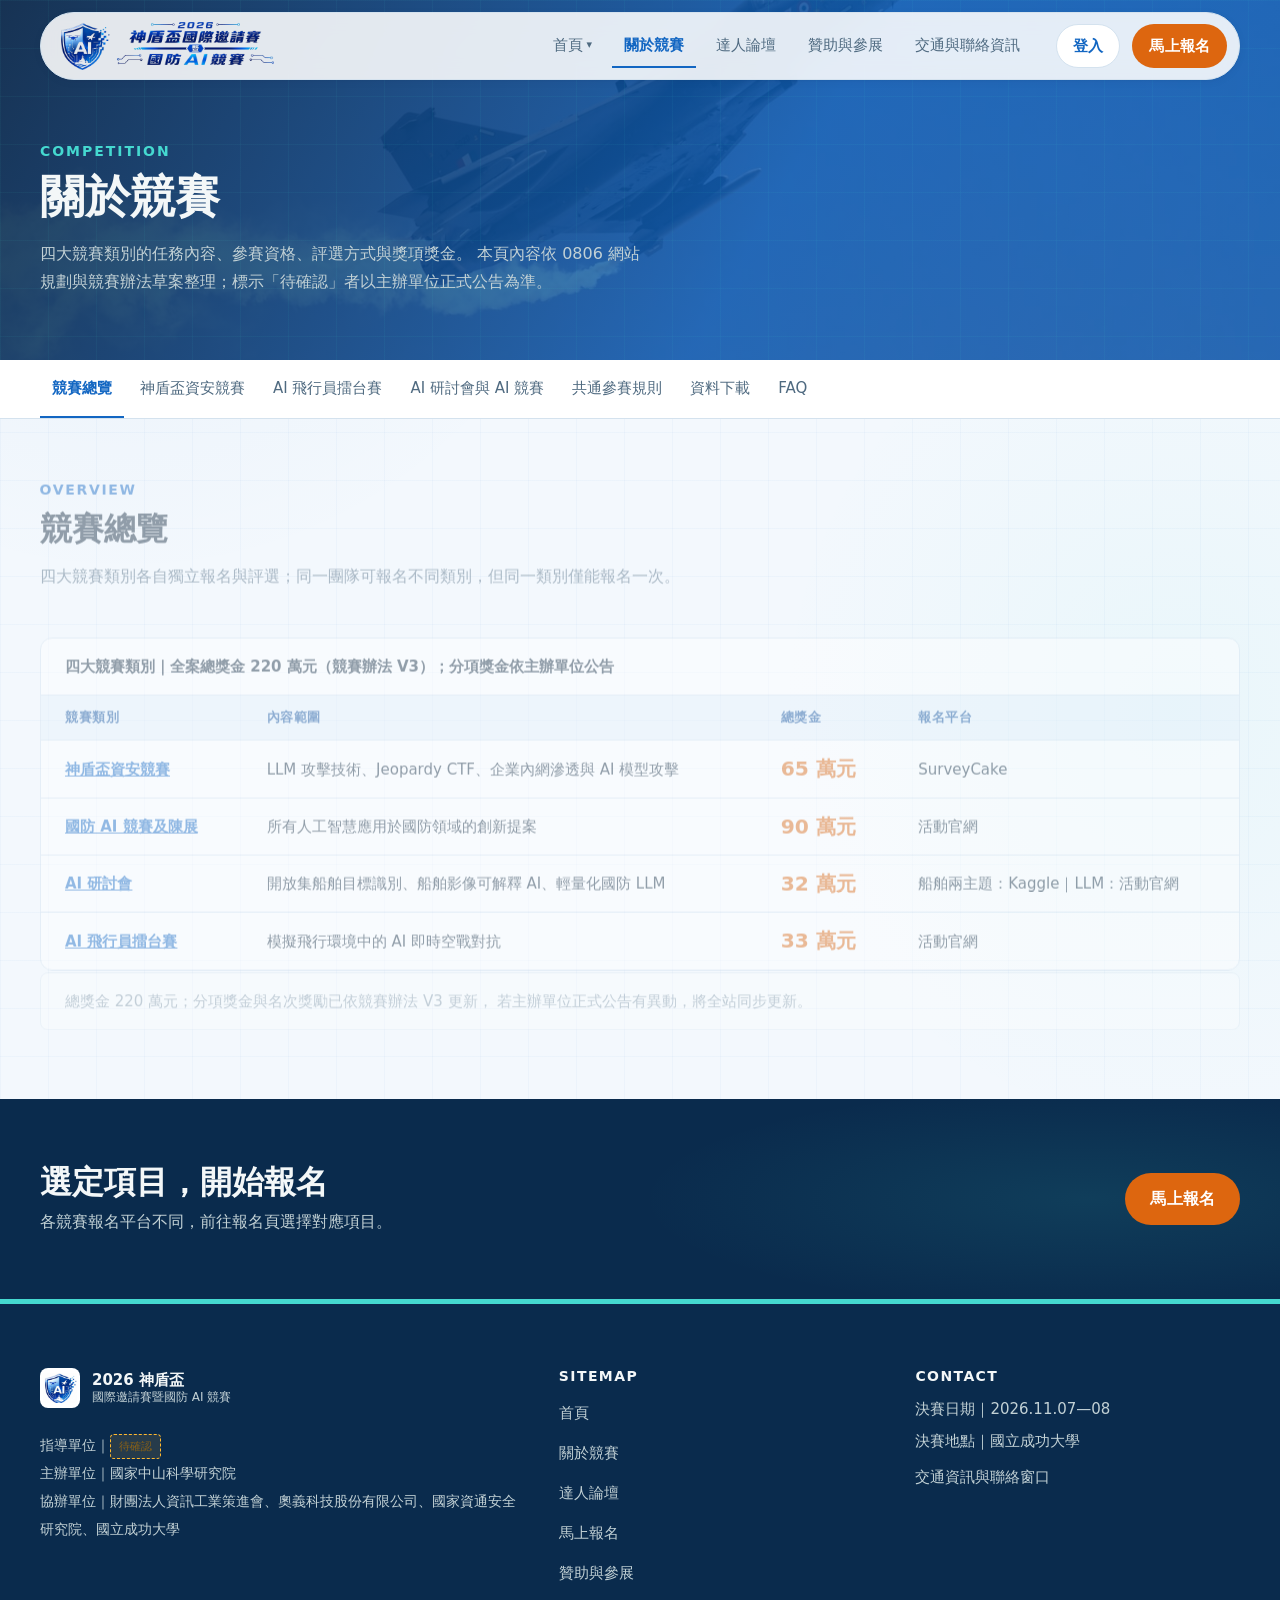
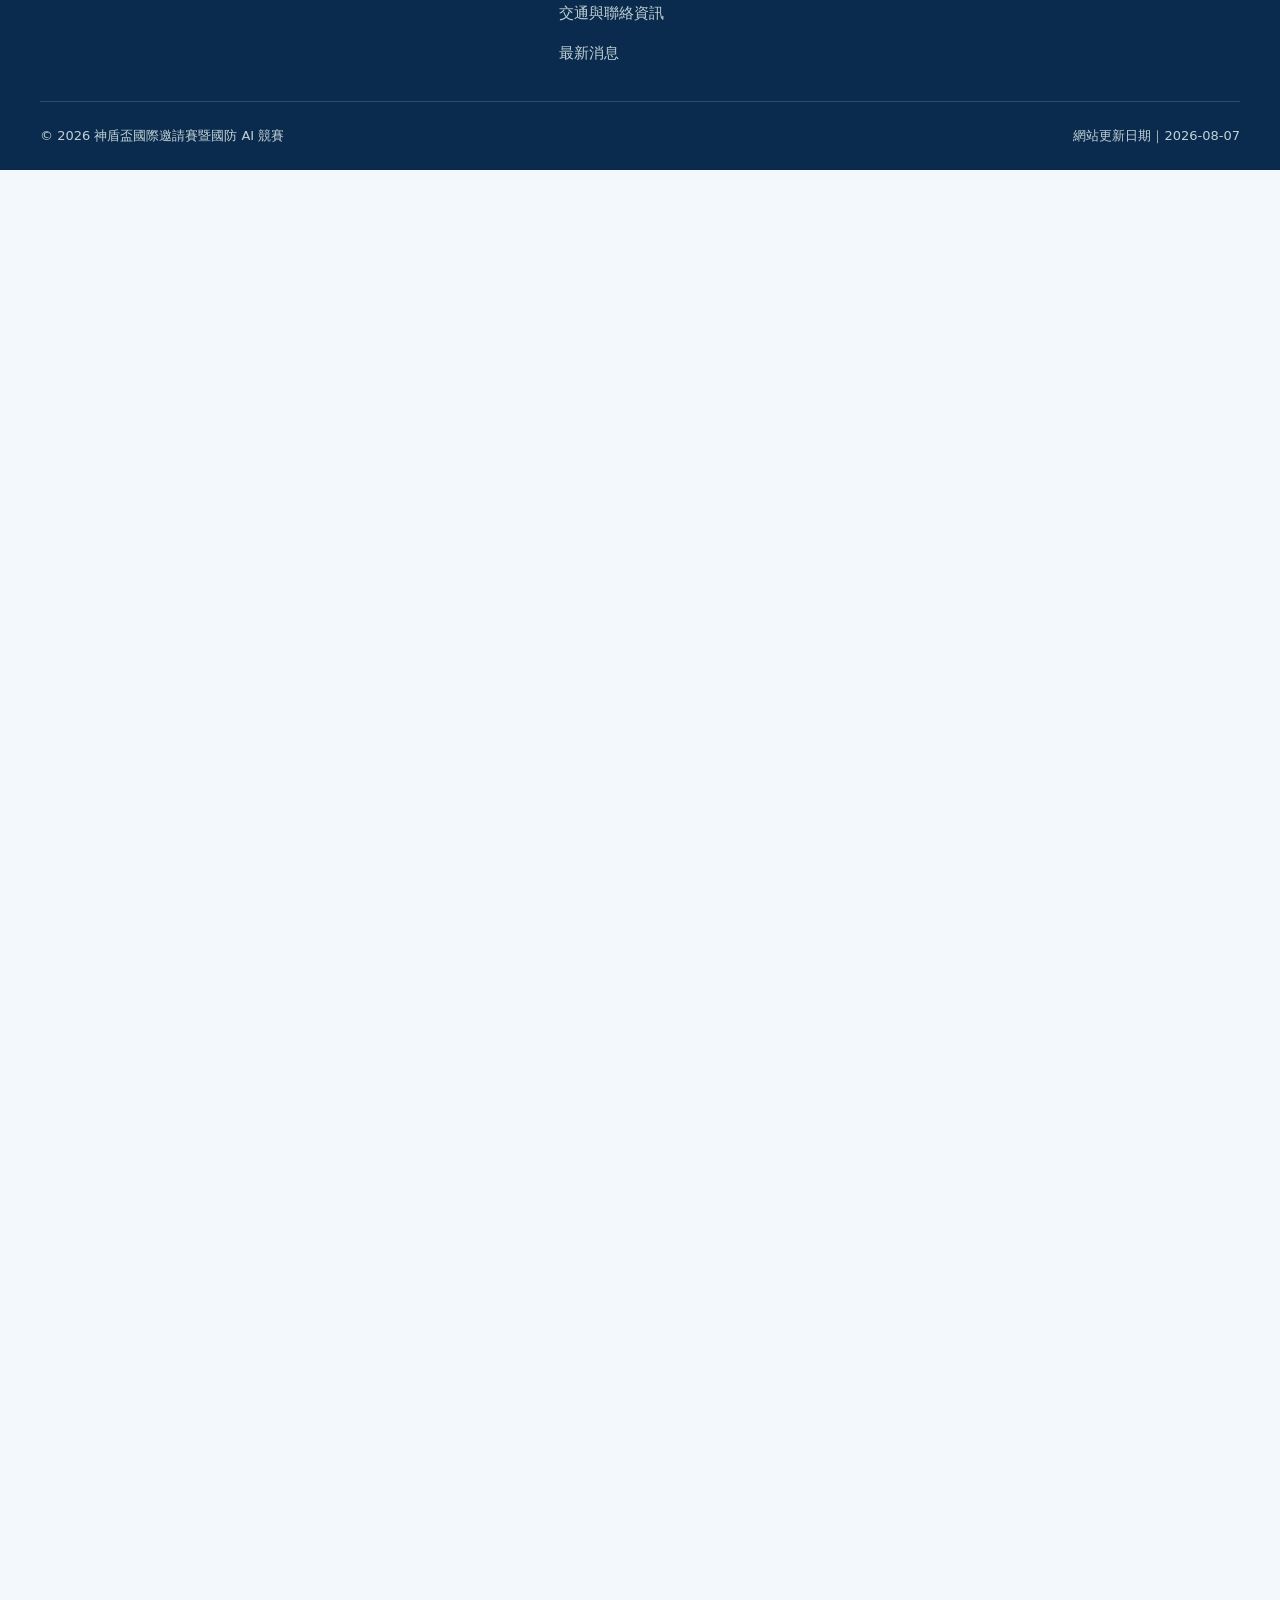
<file: html/about.html>
<!DOCTYPE html>
<html lang="zh-Hant">
<head>
  <meta charset="UTF-8">
  <meta name="viewport" content="width=device-width, initial-scale=1">
  <!-- 0806 網站規劃：原「活動介紹與辦法」頁拆分為首頁錨點與「關於競賽」頁；保留本網址轉往新頁 -->
  <meta http-equiv="refresh" content="0; url=competition.html">
  <title>關於競賽｜2026 神盾盃國際邀請賽暨國防 AI 競賽</title>
  <link rel="canonical" href="competition.html">
</head>
<body>
  <p>本頁已整併至「關於競賽」。若未自動跳轉，請點選 <a href="competition.html">前往關於競賽</a>。</p>
</body>
</html>
</file>
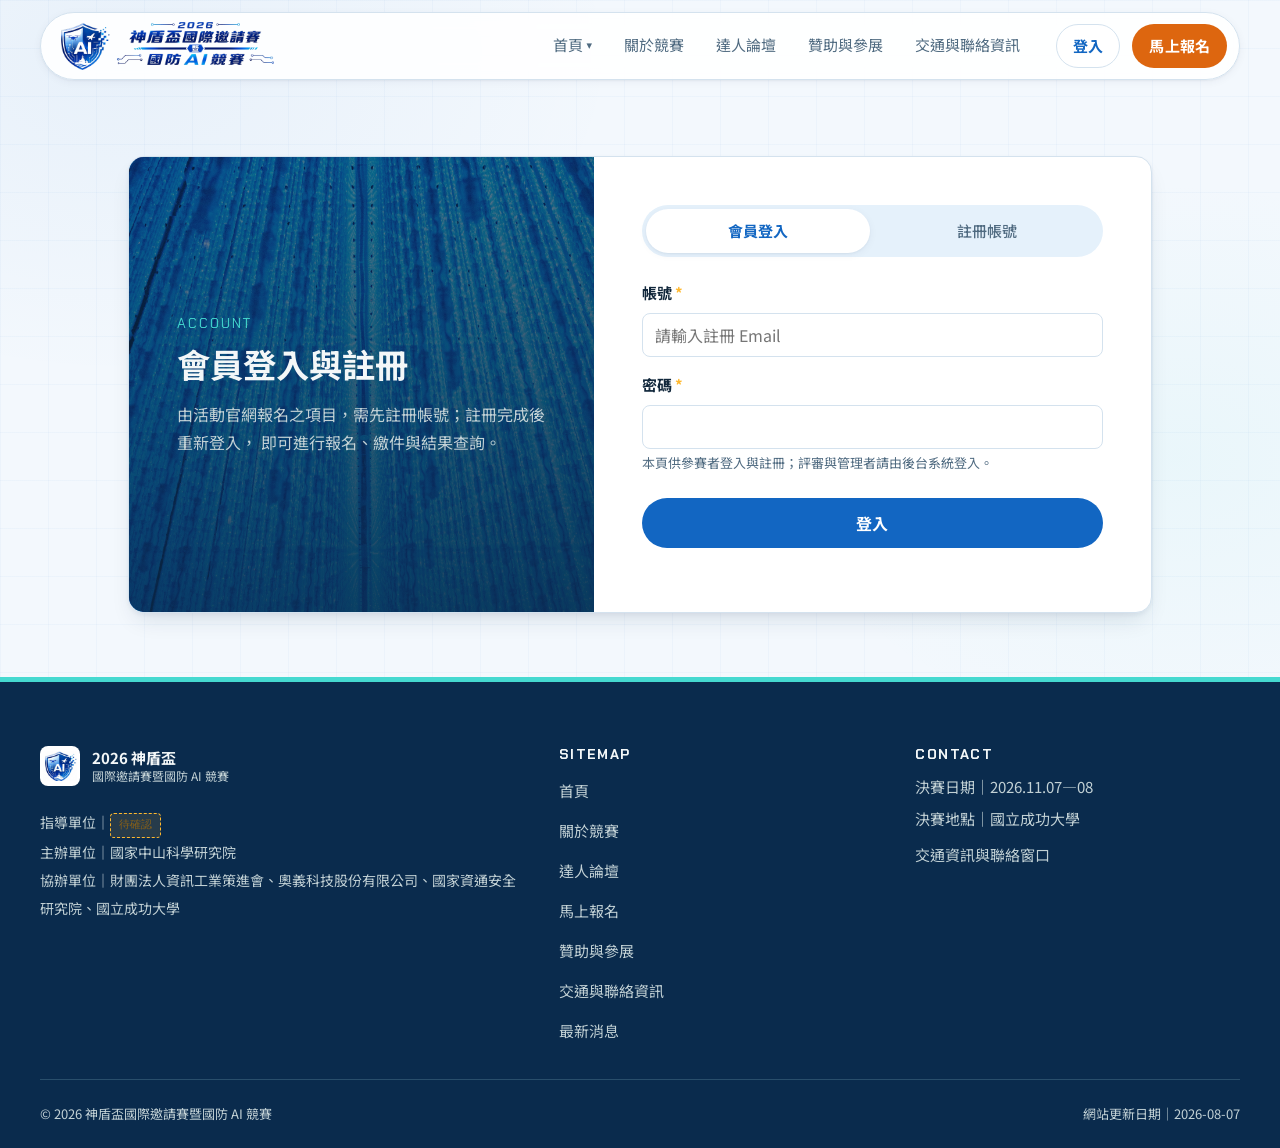
<file: html/account.html>
<!DOCTYPE html>
<html lang="zh-Hant" class="no-js">
<head>
  <meta charset="UTF-8">
  <meta name="viewport" content="width=device-width, initial-scale=1">
  <meta name="description" content="2026 神盾盃會員登入與註冊：先註冊帳號並登入後，即可於參賽者專區進行報名、繳件與結果查詢。">
  <title>會員登入｜2026 神盾盃國際邀請賽暨國防 AI 競賽</title>
  <link rel="preconnect" href="https://fonts.googleapis.com">
  <link rel="preconnect" href="https://fonts.gstatic.com" crossorigin>
  <link href="https://fonts.googleapis.com/css2?family=Chakra+Petch:wght@500;600;700&family=Noto+Sans+TC:wght@400;500;700&display=swap" rel="stylesheet">
  <link rel="stylesheet" href="../css/main.css">
</head>
<body>
  <a class="skip-link" href="#main-content">跳至主要內容</a>

  <header class="site-header">
    <div class="container site-header__inner">
      <a class="brand" href="index.html">
        <img class="brand__lockup" src="../img/brand/logo-horizontal.png" alt="2026 神盾盃國際邀請賽暨國防 AI 競賽" width="1200" height="270">
      </a>

      <button class="nav-toggle" type="button" aria-expanded="false" aria-controls="site-nav">
        <svg class="icon-menu" viewBox="0 0 24 24" fill="none" stroke="currentColor" stroke-width="2" stroke-linecap="round" aria-hidden="true">
          <line x1="4" y1="7" x2="20" y2="7"/><line x1="4" y1="12" x2="20" y2="12"/><line x1="4" y1="17" x2="20" y2="17"/>
        </svg>
        <svg class="icon-close" viewBox="0 0 24 24" fill="none" stroke="currentColor" stroke-width="2" stroke-linecap="round" aria-hidden="true">
          <line x1="6" y1="6" x2="18" y2="18"/><line x1="18" y1="6" x2="6" y2="18"/>
        </svg>
        <span class="sr-only">開啟主選單</span>
      </button>

      <nav class="site-nav" id="site-nav" aria-label="主選單">
        <ul class="site-nav__list">
          <li class="site-nav__item--has-sub">
            <a class="site-nav__link" href="index.html">首頁<span class="site-nav__caret" aria-hidden="true">▾</span></a>
            <ul class="site-nav__sub">
              <li><a href="index.html#intro">活動介紹</a></li>
              <li><a href="index.html#schedule">活動時程</a></li>
            </ul>
          </li>
          <li><a class="site-nav__link" href="competition.html">關於競賽</a></li>
          <li><a class="site-nav__link" href="forum.html">達人論壇</a></li>
          <li><a class="site-nav__link" href="sponsors.html">贊助與參展</a></li>
          <li><a class="site-nav__link" href="transport-contact.html">交通與聯絡資訊</a></li>
        </ul>
        <a class="btn btn--secondary btn--sm" href="account.html" data-auth-entry>登入</a>
        <a class="btn btn--primary btn--sm" href="register.html">馬上報名</a>
      </nav>
    </div>
  </header>

  <main id="main-content">
    <section class="section auth-section" aria-labelledby="page-title">
      <div class="container">
        <div class="auth-split">
          <div class="auth-split__visual">
            <img src="../img/unsplash/portal.jpg" alt="" width="1600" height="2400" fetchpriority="high">
            <div class="auth-split__copy">
              <span class="auth-split__eyebrow">ACCOUNT</span>
              <h1 class="auth-split__title" id="page-title">會員登入與註冊</h1>
              <p class="auth-split__lede">
                由活動官網報名之項目，需先註冊帳號；註冊完成後重新登入，
                即可進行報名、繳件與結果查詢。
              </p>
            </div>
          </div>

          <div class="auth-split__panel">
            <div class="auth-seg" data-tabs role="tablist" aria-label="登入或註冊">
              <button class="auth-seg__btn" role="tab" id="tab-login" aria-selected="true" aria-controls="login" type="button">會員登入</button>
              <button class="auth-seg__btn" role="tab" id="tab-signup" aria-selected="false" aria-controls="signup" type="button" tabindex="-1">註冊帳號</button>
            </div>

            <div class="portal-alert" id="account-alert" role="status" aria-live="polite" hidden></div>

            <article class="auth-session" id="account-session" hidden>
              <h2>目前已登入</h2>
              <p>帳號｜<strong id="account-session-email"></strong></p>
              <div class="form-actions">
                <a class="btn btn--primary-light" href="portal.html#profile">前往參賽者專區</a>
                <button class="btn btn--secondary" id="account-logout" type="button">登出</button>
              </div>
            </article>

            <div role="tabpanel" tabindex="0" id="login" aria-labelledby="tab-login">
              <form class="auth-form" id="login-form" novalidate>
                <div class="field field--light">
                  <label class="field__label" for="login-email">帳號 <span class="required" aria-hidden="true">*</span></label>
                  <input class="field__input" id="login-email" name="email" type="text" autocomplete="username" inputmode="email" placeholder="請輸入註冊 Email" required>
                </div>

                <div class="field field--light">
                  <label class="field__label" for="login-password">密碼 <span class="required" aria-hidden="true">*</span></label>
                  <input class="field__input" id="login-password" name="password" type="password" autocomplete="current-password" required>
                  <p class="field__hint">本頁供參賽者登入與註冊；評審與管理者請由後台系統登入。</p>
                </div>

                <button class="btn btn--primary-light" type="submit">登入</button>
                <p class="form-status" id="login-status" role="status" aria-live="polite"></p>
              </form>
            </div>

            <div role="tabpanel" tabindex="0" id="signup" aria-labelledby="tab-signup" hidden>
              <form class="auth-form" id="signup-form" novalidate>
                <div class="field field--light">
                  <label class="field__label" for="signup-email">帳號（Email） <span class="required" aria-hidden="true">*</span></label>
                  <input class="field__input" id="signup-email" name="email" type="email" autocomplete="email" inputmode="email" required>
                  <p class="field__hint">報名、補件與審查結果通知將寄送至此信箱。</p>
                </div>

                <div class="field field--light">
                  <label class="field__label" for="signup-password">密碼 <span class="required" aria-hidden="true">*</span></label>
                  <input class="field__input" id="signup-password" name="password" type="password" autocomplete="new-password" required>
                </div>

                <div class="field field--light">
                  <label class="field__label" for="signup-password-confirm">確認密碼 <span class="required" aria-hidden="true">*</span></label>
                  <input class="field__input" id="signup-password-confirm" name="passwordConfirm" type="password" autocomplete="new-password" required>
                </div>

                <label class="check-field" for="signup-consent">
                  <input id="signup-consent" name="signupConsent" type="checkbox" required>
                  <span>我已閱讀並同意網站服務條款與個人資料運用規範（正式條文以主辦公告為準）。</span>
                </label>

                <button class="btn btn--primary-light" type="submit">建立帳號</button>
                <p class="form-status" id="signup-status" role="status" aria-live="polite"></p>
              </form>
            </div>
          </div>
        </div>
      </div>
    </section>
  </main>

  <footer class="site-footer">
    <div class="container site-footer__inner">
      <div class="site-footer__brand">
        <a class="brand" href="index.html">
          <img class="brand__mark brand__mark--logo" src="../img/brand/shield.png" alt="" width="400" height="351">
          <span class="brand__text">
            <span>2026 神盾盃</span>
            <small>國際邀請賽暨國防 AI 競賽</small>
          </span>
        </a>
        <p class="site-footer__units">
          指導單位｜<span class="tbd">待確認</span><br>
          主辦單位｜<span data-config="organizers.host">國家中山科學研究院</span><br>
          協辦單位｜<span data-config="organizers.coOrganizersText">財團法人資訊工業策進會、奧義科技股份有限公司、國家資通安全研究院、國立成功大學</span>
        </p>
      </div>

      <nav aria-label="頁尾選單">
        <h2>SITEMAP</h2>
        <ul>
          <li><a href="index.html">首頁</a></li>
          <li><a href="competition.html">關於競賽</a></li>
          <li><a href="forum.html">達人論壇</a></li>
          <li><a href="register.html">馬上報名</a></li>
          <li><a href="sponsors.html">贊助與參展</a></li>
          <li><a href="transport-contact.html">交通與聯絡資訊</a></li>
          <li><a href="news.html">最新消息</a></li>
        </ul>
      </nav>

      <div>
        <h2>CONTACT</h2>
        <ul>
          <li>決賽日期｜<span data-config="event.finalDateText">2026.11.07—08</span></li>
          <li>決賽地點｜<span data-config="event.finalVenue">國立成功大學</span></li>
          <li><a href="transport-contact.html">交通資訊與聯絡窗口</a></li>
        </ul>
      </div>
    </div>

    <div class="container site-footer__bottom">
      <p>© 2026 神盾盃國際邀請賽暨國防 AI 競賽</p>
      <p>網站更新日期｜<span data-config="event.siteUpdatedAt">2026-08-07</span></p>
    </div>
  </footer>

  <p id="demo-status" class="demo-status" role="status" aria-live="polite"></p>

  <script src="../js/site-config.js"></script>
  <script src="../js/main.js"></script>
  <script src="../js/auth.js"></script>
</body>
</html>
</file>
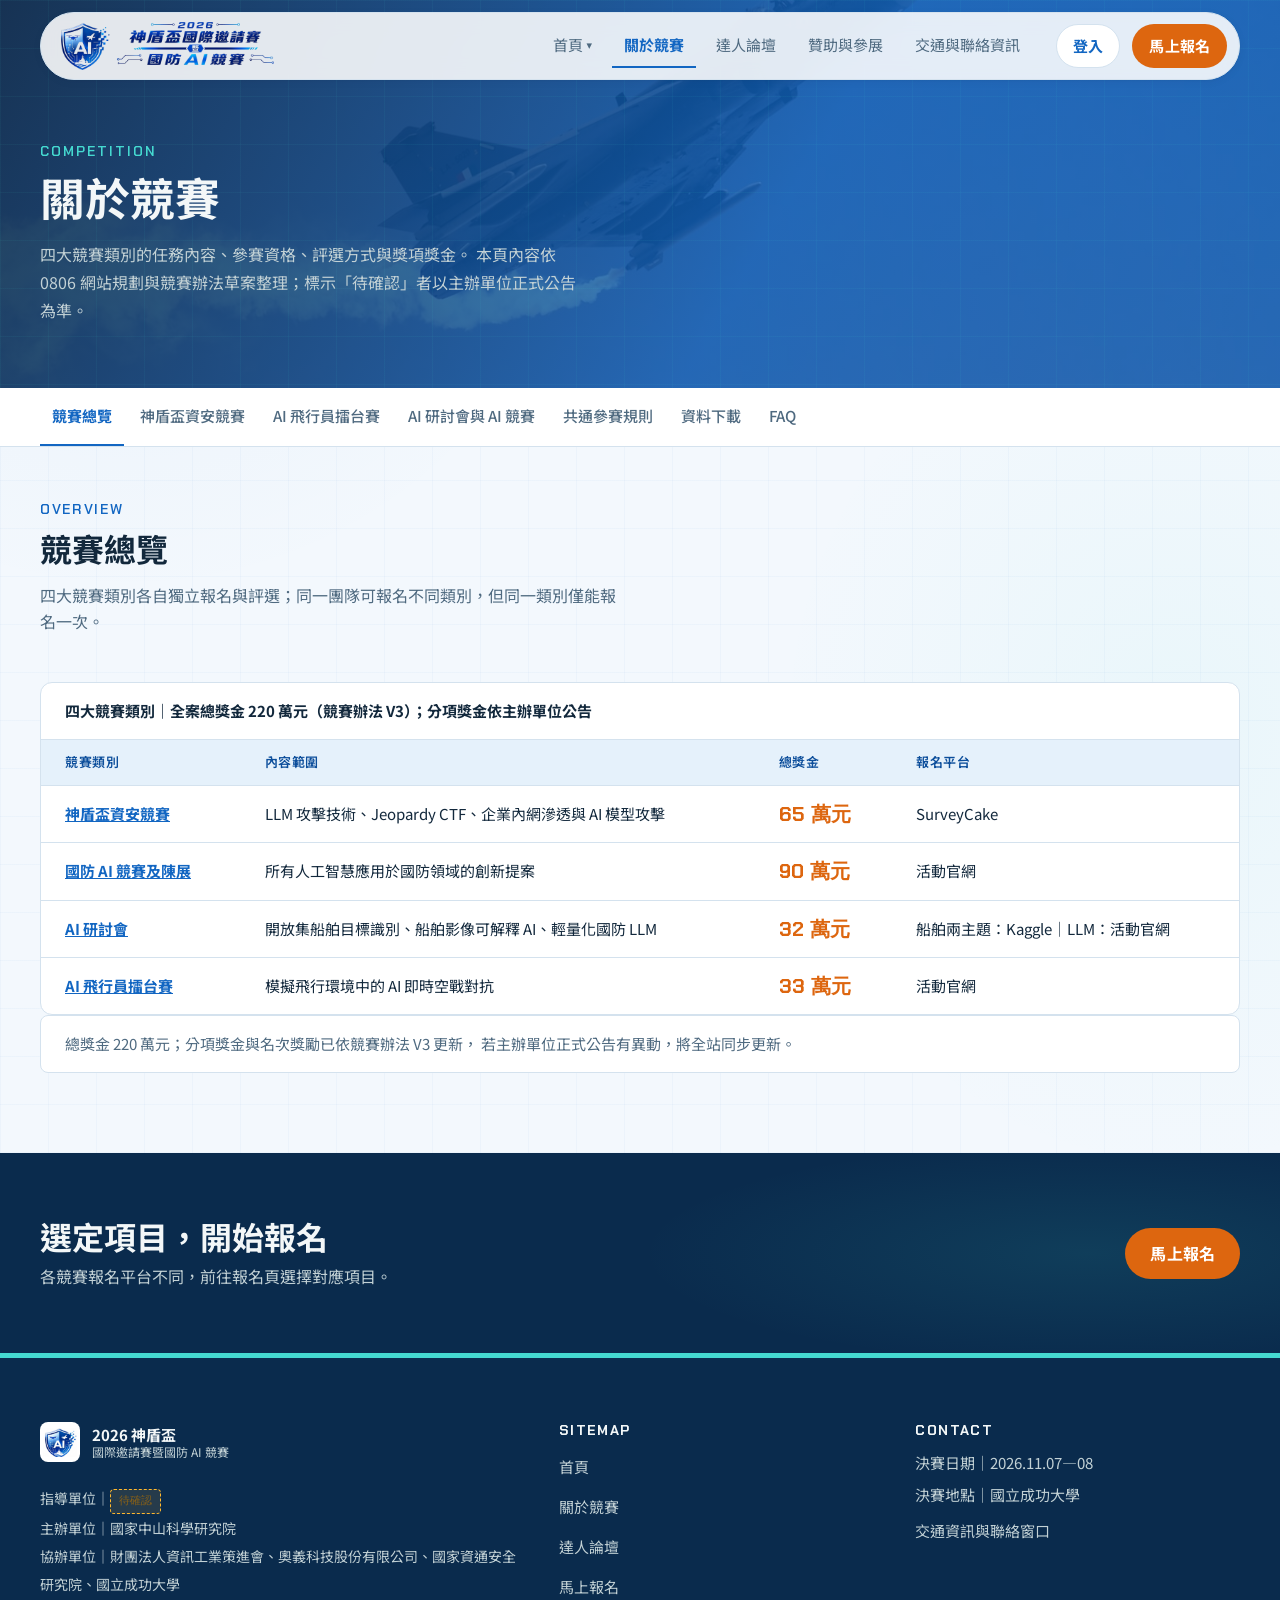
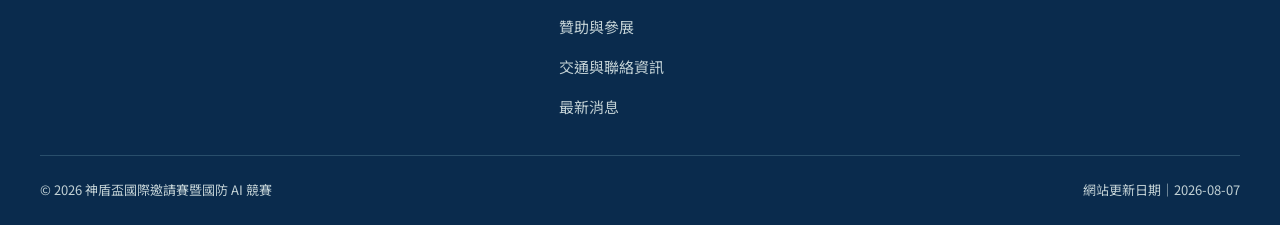
<file: html/competition.html>
<!DOCTYPE html>
<html lang="zh-Hant" class="no-js">
<head>
  <meta charset="UTF-8">
  <meta name="viewport" content="width=device-width, initial-scale=1">
  <meta name="description" content="2026 神盾盃國際邀請賽暨國防 AI 競賽：四大競賽類別、AI 研討會三大主題、參賽資格、評選方式、獎金與共通參賽規則。">
  <title>關於競賽｜2026 神盾盃國際邀請賽暨國防 AI 競賽</title>
  <link rel="preconnect" href="https://fonts.googleapis.com">
  <link rel="preconnect" href="https://fonts.gstatic.com" crossorigin>
  <link href="https://fonts.googleapis.com/css2?family=Chakra+Petch:wght@500;600;700&family=Noto+Sans+TC:wght@400;500;700&display=swap" rel="stylesheet">
  <link rel="stylesheet" href="../css/main.css">
</head>
<body>
  <a class="skip-link" href="#main-content">跳至主要內容</a>

  <header class="site-header">
    <div class="container site-header__inner">
      <a class="brand" href="index.html">
        <img class="brand__lockup" src="../img/brand/logo-horizontal.png" alt="2026 神盾盃國際邀請賽暨國防 AI 競賽" width="1200" height="270">
      </a>

      <button class="nav-toggle" type="button" aria-expanded="false" aria-controls="site-nav">
        <svg class="icon-menu" viewBox="0 0 24 24" fill="none" stroke="currentColor" stroke-width="2" stroke-linecap="round" aria-hidden="true">
          <line x1="4" y1="7" x2="20" y2="7"/><line x1="4" y1="12" x2="20" y2="12"/><line x1="4" y1="17" x2="20" y2="17"/>
        </svg>
        <svg class="icon-close" viewBox="0 0 24 24" fill="none" stroke="currentColor" stroke-width="2" stroke-linecap="round" aria-hidden="true">
          <line x1="6" y1="6" x2="18" y2="18"/><line x1="18" y1="6" x2="6" y2="18"/>
        </svg>
        <span class="sr-only">開啟主選單</span>
      </button>

      <nav class="site-nav" id="site-nav" aria-label="主選單">
        <ul class="site-nav__list">
          <li class="site-nav__item--has-sub">
            <a class="site-nav__link" href="index.html">首頁<span class="site-nav__caret" aria-hidden="true">▾</span></a>
            <ul class="site-nav__sub">
              <li><a href="index.html#intro">活動介紹</a></li>
              <li><a href="index.html#schedule">活動時程</a></li>
            </ul>
          </li>
          <li><a class="site-nav__link" href="competition.html" aria-current="page">關於競賽</a></li>
          <li><a class="site-nav__link" href="forum.html">達人論壇</a></li>
          <li><a class="site-nav__link" href="sponsors.html">贊助與參展</a></li>
          <li><a class="site-nav__link" href="transport-contact.html">交通與聯絡資訊</a></li>
        </ul>
        <a class="btn btn--secondary btn--sm" href="account.html" data-auth-entry>登入</a>
        <a class="btn btn--primary btn--sm" href="register.html">馬上報名</a>
      </nav>
    </div>
  </header>

  <main id="main-content">

    <!-- 頁面標題 -->
    <section class="page-hero" aria-labelledby="page-title">
      <div class="page-hero__photo" aria-hidden="true">
        <img src="../img/unsplash/competition.jpg" alt="" width="1600" height="900" fetchpriority="high">
      </div>
      <div class="container page-hero__inner">
        <span class="page-hero__eyebrow">COMPETITION</span>
        <h1 class="page-hero__title" id="page-title">關於競賽</h1>
        <p class="page-hero__lede">
          四大競賽類別的任務內容、參賽資格、評選方式與獎項獎金。
          本頁內容依 0806 網站規劃與競賽辦法草案整理；標示「待確認」者以主辦單位正式公告為準。
        </p>
      </div>
    </section>

    <!-- 內容分頁列 -->
    <div class="tab-bar" data-tabs>
      <div class="container tab-bar__inner" role="tablist" aria-label="競賽內容">
        <button class="tab" id="tab-overview" type="button" role="tab" aria-selected="true" aria-controls="overview">競賽總覽</button>
        <button class="tab" id="tab-shield-cup" type="button" role="tab" aria-selected="false" tabindex="-1" aria-controls="shield-cup">神盾盃資安競賽</button>
        <button class="tab" id="tab-ai-pilot" type="button" role="tab" aria-selected="false" tabindex="-1" aria-controls="ai-pilot">AI 飛行員擂台賽</button>
        <button class="tab" id="tab-ai-seminar" type="button" role="tab" aria-selected="false" tabindex="-1" aria-controls="ai-seminar">AI 研討會與 AI 競賽</button>
        <button class="tab" id="tab-rules" type="button" role="tab" aria-selected="false" tabindex="-1" aria-controls="rules">共通參賽規則</button>
        <button class="tab" id="tab-downloads" type="button" role="tab" aria-selected="false" tabindex="-1" aria-controls="downloads">資料下載</button>
        <button class="tab" id="tab-faq" type="button" role="tab" aria-selected="false" tabindex="-1" aria-controls="faq">FAQ</button>
      </div>
    </div>

    <!-- 競賽總覽 -->
    <section class="section" id="overview" role="tabpanel" tabindex="0" aria-labelledby="tab-overview">
      <div class="container">
        <header class="section-header reveal">
          <p class="section-eyebrow">OVERVIEW</p>
          <h2 class="section-title" id="overview-title">競賽總覽</h2>
          <p class="section-lede">
            四大競賽類別各自獨立報名與評選；同一團隊可報名不同類別，但同一類別僅能報名一次。
          </p>
        </header>

        <div class="table-wrapper reveal" tabindex="0">
          <table class="data-table">
            <caption>四大競賽類別｜全案總獎金 220 萬元（競賽辦法 V3）；分項獎金依主辦單位公告</caption>
            <thead>
              <tr>
                <th scope="col">競賽類別</th>
                <th scope="col">內容範圍</th>
                <th scope="col">總獎金</th>
                <th scope="col">報名平台</th>
              </tr>
            </thead>
            <tbody>
              <tr>
                <th scope="row"><a href="#shield-cup">神盾盃資安競賽</a></th>
                <td>LLM 攻擊技術、Jeopardy CTF、企業內網滲透與 AI 模型攻擊</td>
                <td><span class="prize-inline" data-config="prizes.items.shieldCup.totalText">待公告</span></td>
                <td>SurveyCake</td>
              </tr>
              <tr>
                <th scope="row"><a href="#defense-ai">國防 AI 競賽及陳展</a></th>
                <td>所有人工智慧應用於國防領域的創新提案</td>
                <td><span class="prize-inline" data-config="prizes.items.defenseAi.totalText">待公告</span></td>
                <td>活動官網</td>
              </tr>
              <tr>
                <th scope="row"><a href="#ai-seminar">AI 研討會</a></th>
                <td>開放集船舶目標識別、船舶影像可解釋 AI、輕量化國防 LLM</td>
                <td><span class="prize-inline" data-config="prizes.items.aiSeminar.totalText">待公告</span></td>
                <td>船舶兩主題：Kaggle｜LLM：活動官網</td>
              </tr>
              <tr>
                <th scope="row"><a href="#ai-pilot">AI 飛行員擂台賽</a></th>
                <td>模擬飛行環境中的 AI 即時空戰對抗</td>
                <td><span class="prize-inline" data-config="prizes.items.aiPilot.totalText">待公告</span></td>
                <td>活動官網</td>
              </tr>
            </tbody>
          </table>
        </div>

        <p class="demo-notice reveal">
          總獎金 220 萬元；分項獎金與名次獎勵已依競賽辦法 V3 更新，
          若主辦單位正式公告有異動，將全站同步更新。
        </p>
      </div>
    </section>

    <!-- 神盾盃資安競賽 -->
    <section class="section" id="shield-cup" role="tabpanel" tabindex="0" aria-labelledby="tab-shield-cup">
      <div class="container">
        <header class="section-header section-header--with-logo reveal">
          <div>
            <p class="section-eyebrow">TRACK 01</p>
          <h2 class="section-title" id="shield-title">神盾盃資安競賽</h2>
          <p class="section-lede">國際資安攻防競賽：資格賽線上舉行，決賽於成大現場對抗。</p>
          </div>
          <img class="track-logo" src="../img/brand/aegis.png" alt="AEGIS 神盾盃資安競賽識別" width="370" height="460" loading="lazy">
        </header>

        <div class="card-grid card-grid--3">
          <article class="card card--accent-blue reveal">
            <h3 class="card__title">參賽資格</h3>
            <p class="card__body">具中華民國身分之國民。資格賽預計開放 80 隊，每隊提供 5 組登入帳號；超額時依報名表提交時間錄取。</p>
          </article>
          <article class="card card--accent-blue reveal">
            <h3 class="card__title">資格賽</h3>
            <p class="card__body">
              大型語言模型攻擊技術（XecArena：Prompt Injection、Data Leak 等）與
              Jeopardy CTF（CTFd：逆向工程、弱點分析、網頁安全、密碼學等）。依得分排序，同分時先達到者優先。
            </p>
          </article>
          <article class="card card--accent-blue reveal">
            <h3 class="card__title">決賽</h3>
            <p class="card__body">
              不超過 20 隊（含前一年度冠軍、國際邀請隊與資格賽前十名），現場每隊最多 5 人。
              項目包含企業內網滲透測試（OWASP LLM／Agentic 風險場景）與 AI 模型攻擊（XecGuard、XecArena）。
            </p>
          </article>
        </div>

        <div class="prose reveal" style="margin-block-start: var(--space-8);">
          <h3>時程（競賽辦法修正版）</h3>
          <ul>
            <li>資格賽：2026-09-17 10:00 至 09-19 19:00，線上共 57 小時。</li>
            <li>決賽：2026-11-07 09:00–17:00、11-08 09:00–15:00，成功大學國際會議廳多功能廳。</li>
          </ul>
          <h3>獎項與獎金</h3>
          <p>
            總獎金 <span class="prize-inline" data-config="prizes.items.shieldCup.totalText">65 萬元</span>。名次獎勵：第一名 20 萬元及獎盃、第二名 15 萬元及獎盃、第三名 12 萬元及獎盃、第四名 9 萬元、第五名 6 萬元、第六名 3 萬元。
          </p>
          <h3>報名方式</h3>
          <p>
            由 SurveyCake 受理報名：<a href="https://www.surveycake.com/s/beeyx" target="_blank" rel="noopener noreferrer">前往報名表單</a>（另開新視窗，將離開本站）；
            也可由<a href="register.html">馬上報名</a>頁的統一入口前往。
          </p>
        </div>
      </div>
    </section>

    <!-- AI 研討會 -->
    <section class="section" id="ai-seminar" role="tabpanel" tabindex="0" aria-labelledby="tab-ai-seminar">
      <div class="container">
        <header class="section-header reveal">
          <p class="section-eyebrow">TRACK 03</p>
          <h2 class="section-title" id="seminar-title">AI 研討會與 AI 競賽</h2>
          <p class="section-lede">
            指定主題的 AI 研討會與自由主題的國防 AI 競賽及陳展，合併於本分頁介紹；兩者獨立報名與評選。
          </p>
        </header>

        <h3 class="section-title section-title--sub reveal" style="margin-block-end: var(--space-2);">AI 研討會｜三大指定主題</h3>
        <p class="section-lede reveal" style="margin-block-end: var(--space-8);">
          三個主題擇一投稿；每隊最多 6 人（4 人以內為佳）。各主題資格賽取前兩名，共六隊進入決賽，由產官學研專家審查並於現場提報。
        </p>

        <div class="card-grid card-grid--3">
          <article class="card card--accent-cyan reveal">
            <p class="card__eyebrow">主題 A</p>
            <h3 class="card__title">開放集船舶目標識別</h3>
            <p class="card__body">
              由高解析度距離輪廓像（HRRP）提取船舶特徵，辨識 Tank、Cargo、Bulk Carrier、Passenger、
              Fishing、CoastGuard 六類已知目標，並將未收錄船舶歸為 Unknown 未知類別。
              評分含七類平均 F1、已知／未知 AUROC 與 FLOPs 運算量調整係數。
            </p>
            <p class="external-hint">由 Kaggle 受理報名（另開新視窗，將離開本站）；正式網址待主辦提供。</p>
            <div class="card__actions">
              <a class="btn btn--primary-light btn--sm" href="#" data-register-route="shipOsr">前往 Kaggle 報名</a>
            </div>
          </article>

          <article class="card card--accent-cyan reveal">
            <p class="card__eyebrow">主題 B</p>
            <h3 class="card__title">船舶影像辨識可解釋 AI</h3>
            <p class="card__body">
              解釋 ResNet50 船隻辨識模型的分類行為：第一階段提交解釋結果，第二階段以 Docker 封裝可輸出解釋結果的模型。
              以 Quantus 評測忠實度、最大敏感度與稀疏性（草案權重 40%／30%／30%）。
            </p>
            <p class="external-hint">由 Kaggle 受理報名（另開新視窗，將離開本站）；正式網址待主辦提供。</p>
            <div class="card__actions">
              <a class="btn btn--primary-light btn--sm" href="#" data-register-route="shipXai">前往 Kaggle 報名</a>
            </div>
          </article>

          <article class="card card--accent-cyan reveal">
            <p class="card__eyebrow">主題 C</p>
            <h3 class="card__title">輕量化 LLM 國防知識應用</h3>
            <p class="card__body">
              以 RAG 建置國防知識問答、跨文件資訊整合與分析輔助系統；生成模型不超過 7B、Embedding 不超過 1B。
              第一階段遠端 AI 評測占 60%，第二階段現場離線實測與展示占 40%。
            </p>
            <p class="external-hint">需下載並提交 AI 評測時間預約單與 API 介面規格說明書。</p>
            <div class="card__actions">
              <a class="btn btn--primary-light btn--sm" href="portal.html#profile" data-register-route="llm" data-auth-required>由活動官網報名</a>
            </div>
          </article>
        </div>

        <div class="prose reveal" style="margin-block-start: var(--space-8);">
          <h3>獎項與獎金</h3>
          <p>
            總獎金 <span class="prize-inline" data-config="prizes.items.aiSeminar.totalText">32 萬元</span>。最佳論文獎（1 名）12 萬元、傑出論文獎（1 名）8 萬元、優良論文獎（3 名）各 4 萬元。
          </p>
          <h3>時程（競賽辦法修正版）</h3>
          <ul>
            <li>投稿：公告日起至 2026-10-21。</li>
            <li>決賽：2026-11-07，成功大學國際會議廳 B1 第 1 研討室。</li>
          </ul>
          <p>
            兩個船舶主題目前僅確認「報名」透過 Kaggle 辦理；模型／檔案提交、排行榜與結果公布方式
            <span class="tbd">待主辦確認</span>。
          </p>
        </div>
        <div class="panel-subsection" id="defense-ai">
        <header class="section-header reveal">
          <p class="section-eyebrow">FREE TOPIC</p>
          <h3 class="section-title section-title--sub" id="defense-ai-title">自由主題｜國防 AI 競賽及陳展</h3>
          <p class="section-lede">開放所有人工智慧應用於國防領域的創新提案，決賽以簡報與實體展示評比。</p>
        </header>

        <div class="card-grid card-grid--3">
          <article class="card card--accent-blue reveal">
            <h3 class="card__title">參賽資格</h3>
            <p class="card__body">
              具中華民國身分之國民；學校可單獨或與一家法人／企業組隊。
              另有陸港澳主體、第三地區投資公司與政府採購拒絕往來廠商之限制，詳見正式辦法。
            </p>
          </article>
          <article class="card card--accent-blue reveal">
            <h3 class="card__title">參賽範圍與隊伍</h3>
            <p class="card__body">
              國防自主科技、軍民通用、戰場感知與決策、自主無人載具、智慧後勤維保、國土安全與資安防護等。
              資格賽預計 60 隊（每隊 4 人以內）；決賽陳展預計 10 隊。
            </p>
          </article>
          <article class="card card--accent-blue reveal">
            <h3 class="card__title">繳交與評選</h3>
            <p class="card__body">
              報名需提供參賽作品文件與簡報，內容包括主題、問題、方法／工具、資料來源與預期效益。
              書面審查：技術能力 35%、創意與創新 30%、問題解決能力 25%、簡報表達 10%。<span class="tag tag--draft">草案</span>
            </p>
          </article>
        </div>

        <div class="prose reveal" style="margin-block-start: var(--space-8);">
          <h3>獎項與獎金</h3>
          <p>
            總獎金 <span class="prize-inline" data-config="prizes.items.defenseAi.totalText">90 萬元</span>。金獎 25 萬元、銀獎 15 萬元、銅獎 10 萬元、佳作（2 名）各 7.5 萬元、創意獎（5 名）各 5 萬元。
          </p>
          <ul>
            <li>書面成績占總成績之比重，辦法草案存在不同版本（20% 與 30%），<span class="tbd">待主辦確認</span>後公布。</li>
            <li>決賽不得更改資格賽投稿主題。</li>
            <li>作品文件的檔案格式、容量與數量規範 <span class="tbd">待主辦確認</span>，將於報名系統公告。</li>
          </ul>
          <h3>時程（競賽辦法修正版）</h3>
          <ul>
            <li>資格賽（書面審查）：公告後至 2026-10-09。</li>
            <li>晉級名單：2026-10-26 公告。</li>
            <li>決賽：2026-11-07 至 11-08，國立成功大學。</li>
          </ul>
        </div>
        </div>

      </div>
    </section>

    <!-- AI 飛行員擂台賽 -->
    <section class="section" id="ai-pilot" role="tabpanel" tabindex="0" aria-labelledby="tab-ai-pilot">
      <div class="container">
        <header class="section-header reveal">
          <p class="section-eyebrow">TRACK 02</p>
          <h2 class="section-title" id="pilot-title">AI 飛行員擂台賽</h2>
          <p class="section-lede">AI 空戰飛行員：使用 JSBSim 開源模擬平台，全程由模型自動操作，不得人為介入。</p>
        </header>

        <div class="card-grid card-grid--3">
          <article class="card card--accent-warm reveal">
            <h3 class="card__title">參賽資格與隊伍</h3>
            <p class="card__body">
              具中華民國身分之國民；學校可單獨或與一家法人／企業組隊（另有陸港澳與第三地區投資限制）。
              建議 4 人以內，人數不影響評比。由活動官網報名。
            </p>
          </article>
          <article class="card card--accent-warm reveal">
            <h3 class="card__title">賽制</h3>
            <p class="card__body">
              1v1 模擬空戰纏鬥，每組 5 場、5 戰 3 勝，每場 5 分鐘。
              初始距離 3,000–9,000 呎、速度 300–450 海浬／小時，雙方反向航向、無高度差。
              依報名隊伍數採單淘汰或循環賽，報名截止後公告。
            </p>
          </article>
          <article class="card card--accent-warm reveal">
            <h3 class="card__title">勝負與邊界</h3>
            <p class="card__body">
              目標位於本機鼻軸線 ±1 度、距離 500–3,000 呎為有效攻擊；累計 3 秒者勝。
              超出上界 60,000 呎／下界 50 呎或超過 9G 者落敗；時間到以優勢分判定；策動虛擬碰撞雙方皆敗。
            </p>
          </article>
        </div>

        <div class="prose reveal" style="margin-block-start: var(--space-8);">
          <h3>平台與評分</h3>
          <ul>
            <li>參賽模型以 command 封包與主辦方 JSBSim 環境交換資料，輸出滾轉、偏航、俯仰、油門命令。</li>
            <li>評分由成功擊殺分與作戰優勢分組成；正式權重 <span class="tbd">待主辦確認</span>。</li>
            <li>模型提交格式、傳輸方式與檔案限制 <span class="tbd">待主辦確認</span>。</li>
          </ul>
          <h3>獎項與獎金</h3>
          <p>
            總獎金 <span class="prize-inline" data-config="prizes.items.aiPilot.totalText">33 萬元</span>，依報名隊伍數擇一採計：空戰霸主獎 15 萬元、空戰傑出獎 10 萬元、空戰佳作獎（2 名）各 4 萬元；或第 1 名 15 萬元、第 2 名 10 萬元、第 3–4 名各 4 萬元。
          </p>
          <h3>時程（競賽辦法修正版）</h3>
          <ul>
            <li>決賽：2026-11-07 至 11-08，成功大學國際會議廳 B1 第 3 研討室。</li>
          </ul>
        </div>
      </div>
    </section>

    <!-- 共通參賽規則 -->
    <section class="section" id="rules" role="tabpanel" tabindex="0" aria-labelledby="tab-rules">
      <div class="container">
        <header class="section-header reveal">
          <p class="section-eyebrow">COMMON RULES</p>
          <h2 class="section-title" id="rules-title">共通參賽規則</h2>
          <p class="section-lede">以下摘要供快速理解；正式條文（含授權、責任、取消資格與個資告知）以主辦單位定稿為準。</p>
        </header>

        <div class="prose reveal">
          <h3>報名關係</h3>
          <ul>
            <li>競賽分為神盾盃資安競賽、AI 飛行員擂台賽、AI 研討會、國防 AI 競賽及陳展四類。</li>
            <li>同一參賽團隊或個人可重複報名不同類別，但同一類別僅能報名一次。</li>
            <li>不分類組皆需填具參賽同意書與個人資料運用同意書。</li>
          </ul>

          <h3>參賽資格</h3>
          <ul>
            <li>神盾盃：具中華民國身分之國民。</li>
            <li>AI 飛行員、AI 研討會、AI 競賽及陳展：具中華民國身分之國民，學校可單獨或與一家法人／企業組隊。</li>
            <li>上述三類另有陸港澳主體、第三地區投資公司及政府採購拒絕往來廠商之限制。</li>
            <li>主辦單位保留資格審查權，並可要求證明文件；資料不實或違規可取消資格及追回獎勵。</li>
          </ul>

          <h3>權利與活動配合</h3>
          <ul>
            <li>作品不得侵害第三人智慧財產權、個資或其他權利。</li>
            <li>參賽素材之智慧財產權原則上仍屬團隊，但需依辦法授權主辦單位及其再授權對象作競賽與後續宣傳使用。</li>
            <li>晉級決賽團隊需配合評核、頒獎、媒體採訪、影像紀錄、成果發表及展示交流。</li>
          </ul>

          <p class="demo-notice">
            本頁為資訊摘要，非正式法律文字。共通注意事項、授權、責任、取消資格、準據法與個資告知，
            將於主辦單位定稿後以正式條文逐字上線。
          </p>
        </div>
      </div>
    </section>

    <!-- 範例檔／參賽資料下載 -->
    <section class="section" id="downloads" role="tabpanel" tabindex="0" aria-labelledby="tab-downloads">
      <div class="container">
        <header class="section-header reveal">
          <p class="section-eyebrow">DOWNLOADS</p>
          <h2 class="section-title" id="downloads-title">範例檔／參賽資料下載</h2>
          <p class="section-lede">
            競賽規則直接於本頁閱讀；此處僅提供實際需填寫或使用的文件。正式檔案上架後即可下載。
          </p>
        </header>

        <ul class="download-list reveal">
          <li class="download-item">
            <span class="download-item__format">--</span>
            <span class="download-item__name">參賽同意書</span>
            <span class="download-item__size">-- MB</span>
            <button class="download-item__link" type="button" data-unavailable="參賽同意書尚待主辦單位提供正式檔案。">待上架</button>
          </li>
          <li class="download-item">
            <span class="download-item__format">--</span>
            <span class="download-item__name">個人資料運用同意書</span>
            <span class="download-item__size">-- MB</span>
            <button class="download-item__link" type="button" data-unavailable="個資運用同意書尚待主辦單位提供正式檔案。">待上架</button>
          </li>
          <li class="download-item">
            <span class="download-item__format">--</span>
            <span class="download-item__name">AI 評測時間預約單（輕量化 LLM）</span>
            <span class="download-item__size">-- MB</span>
            <button class="download-item__link" type="button" data-unavailable="AI 評測時間預約單尚待主辦單位提供正式檔案。">待上架</button>
          </li>
          <li class="download-item">
            <span class="download-item__format">--</span>
            <span class="download-item__name">API 介面規格說明書（輕量化 LLM）</span>
            <span class="download-item__size">-- MB</span>
            <button class="download-item__link" type="button" data-unavailable="API 介面規格說明書尚待主辦單位提供正式檔案。">待上架</button>
          </li>
          <li class="download-item">
            <span class="download-item__format">--</span>
            <span class="download-item__name">簡報範例／模板</span>
            <span class="download-item__size">-- MB</span>
            <button class="download-item__link" type="button" data-unavailable="是否提供指定簡報範例與正式檔案，尚待主辦單位確認。">待上架</button>
          </li>
          <li class="download-item">
            <span class="download-item__format">--</span>
            <span class="download-item__name">參賽作品文件範例（國防 AI 競賽及陳展）</span>
            <span class="download-item__size">-- MB</span>
            <button class="download-item__link" type="button" data-unavailable="參賽作品文件範例尚待主辦單位提供。">待上架</button>
          </li>
        </ul>
      </div>
    </section>

    <!-- FAQ -->
    <section class="section" id="faq" role="tabpanel" tabindex="0" aria-labelledby="tab-faq">
      <div class="container faq-layout">
        <header class="section-header reveal">
          <p class="section-eyebrow">FAQ</p>
          <h2 class="section-title" id="faq-title">常見問題</h2>
          <p class="section-lede">找不到你要的答案？歡迎直接洽詢承辦窗口。</p>
          <div class="card__actions" style="margin-block-start: var(--space-4);">
            <a class="btn btn--secondary btn--sm" href="transport-contact.html#contact">聯絡窗口</a>
          </div>
        </header>

        <div class="faq-list reveal">
          <details class="faq-item" open>
            <summary>
              可以同時報名多個競賽嗎？
              <span class="faq-item__icon" aria-hidden="true">
                <svg viewBox="0 0 16 16" fill="none"><path d="M8 2v12M2 8h12" stroke="currentColor" stroke-width="2" stroke-linecap="round"/></svg>
              </span>
            </summary>
            <p class="faq-item__answer">可以。同一團隊或個人可重複報名不同類別，但同一類別僅能報名一次。</p>
          </details>

          <details class="faq-item">
            <summary>
              報名一定要在官網完成嗎？
              <span class="faq-item__icon" aria-hidden="true">
                <svg viewBox="0 0 16 16" fill="none"><path d="M8 2v12M2 8h12" stroke="currentColor" stroke-width="2" stroke-linecap="round"/></svg>
              </span>
            </summary>
            <p class="faq-item__answer">
              不一定。開放集船舶目標識別與船舶影像可解釋 AI 由 Kaggle 受理報名；
              神盾盃規劃使用外部表單（平台待確認）；其餘項目由活動官網報名。
              各項目入口統一整理於<a href="register.html">馬上報名</a>頁。
            </p>
          </details>

          <details class="faq-item">
            <summary>
              一隊可以有幾位成員？
              <span class="faq-item__icon" aria-hidden="true">
                <svg viewBox="0 0 16 16" fill="none"><path d="M8 2v12M2 8h12" stroke="currentColor" stroke-width="2" stroke-linecap="round"/></svg>
              </span>
            </summary>
            <p class="faq-item__answer">
              依競賽而異：神盾盃決賽現場每隊最多 5 人；AI 研討會每隊最多 6 人（4 人以內為佳）；
              AI 飛行員擂台賽建議 4 人以內；國防 AI 競賽及陳展每隊 4 人以內。正式人數限制以競賽辦法定稿為準。
            </p>
          </details>

          <details class="faq-item">
            <summary>
              上傳檔案有什麼格式或容量限制？
              <span class="faq-item__icon" aria-hidden="true">
                <svg viewBox="0 0 16 16" fill="none"><path d="M8 2v12M2 8h12" stroke="currentColor" stroke-width="2" stroke-linecap="round"/></svg>
              </span>
            </summary>
            <p class="faq-item__answer">上傳文件的格式、單檔容量與數量規範尚待主辦單位確認，確認後將於報名系統與本頁公告。</p>
          </details>

          <details class="faq-item">
            <summary>
              獎金金額是最終數字嗎？
              <span class="faq-item__icon" aria-hidden="true">
                <svg viewBox="0 0 16 16" fill="none"><path d="M8 2v12M2 8h12" stroke="currentColor" stroke-width="2" stroke-linecap="round"/></svg>
              </span>
            </summary>
            <p class="faq-item__answer">總獎金 220 萬元已依競賽辦法 V3 更新；分項獎金與得獎名額以主辦單位正式公告為準。</p>
          </details>

          <details class="faq-item">
            <summary>
              報名與繳交時程何時公告？
              <span class="faq-item__icon" aria-hidden="true">
                <svg viewBox="0 0 16 16" fill="none"><path d="M8 2v12M2 8h12" stroke="currentColor" stroke-width="2" stroke-linecap="round"/></svg>
              </span>
            </summary>
            <p class="faq-item__answer">
              除決賽（2026.11.07—08，國立成功大學）已確認外，各階段時程由主辦單位公告後更新，
              並同步發布於<a href="news.html">最新消息</a>。
            </p>
          </details>

          <details class="faq-item">
            <summary>
              個資如何使用？
              <span class="faq-item__icon" aria-hidden="true">
                <svg viewBox="0 0 16 16" fill="none"><path d="M8 2v12M2 8h12" stroke="currentColor" stroke-width="2" stroke-linecap="round"/></svg>
              </span>
            </summary>
            <p class="faq-item__answer">
              競賽蒐集之個人資料僅用於競賽所需；利用期間為競賽報名起至活動結束後一年內（草案）。
              正式個資告知條款以主辦單位定稿為準。
            </p>
          </details>
        </div>
      </div>
    </section>

    <!-- CTA -->
    <section class="cta-band" aria-labelledby="cta-title">
      <div class="container cta-band__inner">
        <div>
          <h2 class="cta-band__title" id="cta-title">選定項目，開始報名</h2>
          <p class="cta-band__desc">各競賽報名平台不同，前往報名頁選擇對應項目。</p>
        </div>
        <a class="btn btn--primary" href="register.html">馬上報名</a>
      </div>
    </section>
  </main>

  <footer class="site-footer">
    <div class="container site-footer__inner">
      <div class="site-footer__brand">
        <a class="brand" href="index.html">
          <img class="brand__mark brand__mark--logo" src="../img/brand/shield.png" alt="" width="400" height="351">
          <span class="brand__text">
            <span>2026 神盾盃</span>
            <small>國際邀請賽暨國防 AI 競賽</small>
          </span>
        </a>
        <p class="site-footer__units">
          指導單位｜<span class="tbd">待確認</span><br>
          主辦單位｜<span data-config="organizers.host">國家中山科學研究院</span><br>
          協辦單位｜<span data-config="organizers.coOrganizersText">財團法人資訊工業策進會、奧義科技股份有限公司、國家資通安全研究院、國立成功大學</span>
        </p>
      </div>

      <nav aria-label="頁尾選單">
        <h2>SITEMAP</h2>
        <ul>
          <li><a href="index.html">首頁</a></li>
          <li><a href="competition.html">關於競賽</a></li>
          <li><a href="forum.html">達人論壇</a></li>
          <li><a href="register.html">馬上報名</a></li>
          <li><a href="sponsors.html">贊助與參展</a></li>
          <li><a href="transport-contact.html">交通與聯絡資訊</a></li>
          <li><a href="news.html">最新消息</a></li>
        </ul>
      </nav>

      <div>
        <h2>CONTACT</h2>
        <ul>
          <li>決賽日期｜<span data-config="event.finalDateText">2026.11.07—08</span></li>
          <li>決賽地點｜<span data-config="event.finalVenue">國立成功大學</span></li>
          <li><a href="transport-contact.html">交通資訊與聯絡窗口</a></li>
        </ul>
      </div>
    </div>

    <div class="container site-footer__bottom">
      <p>© 2026 神盾盃國際邀請賽暨國防 AI 競賽</p>
      <p>網站更新日期｜<span data-config="event.siteUpdatedAt">2026-08-06</span></p>
    </div>
  </footer>

  <p id="demo-status" class="demo-status" role="status" aria-live="polite"></p>

  <script src="../js/site-config.js"></script>
  <script src="../js/main.js"></script>
  <script src="../js/auth.js"></script>
</body>
</html>
</file>
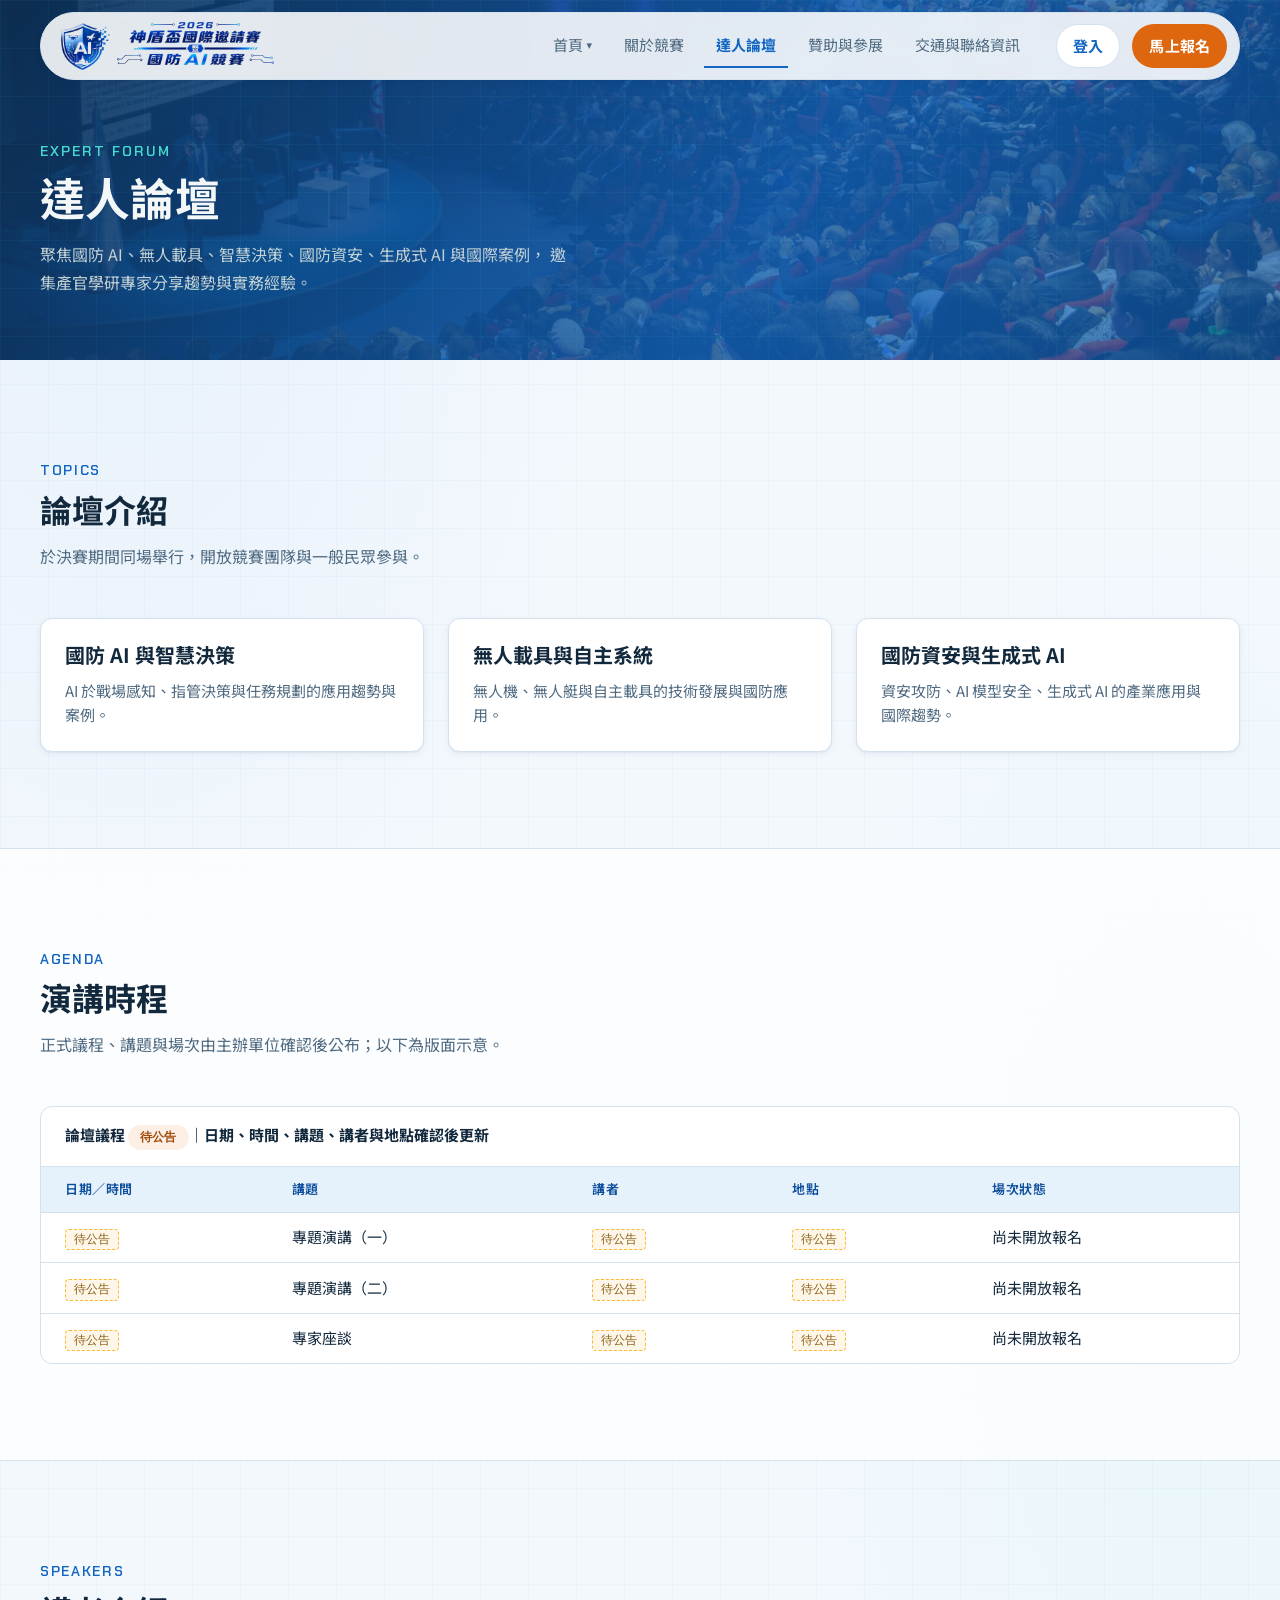
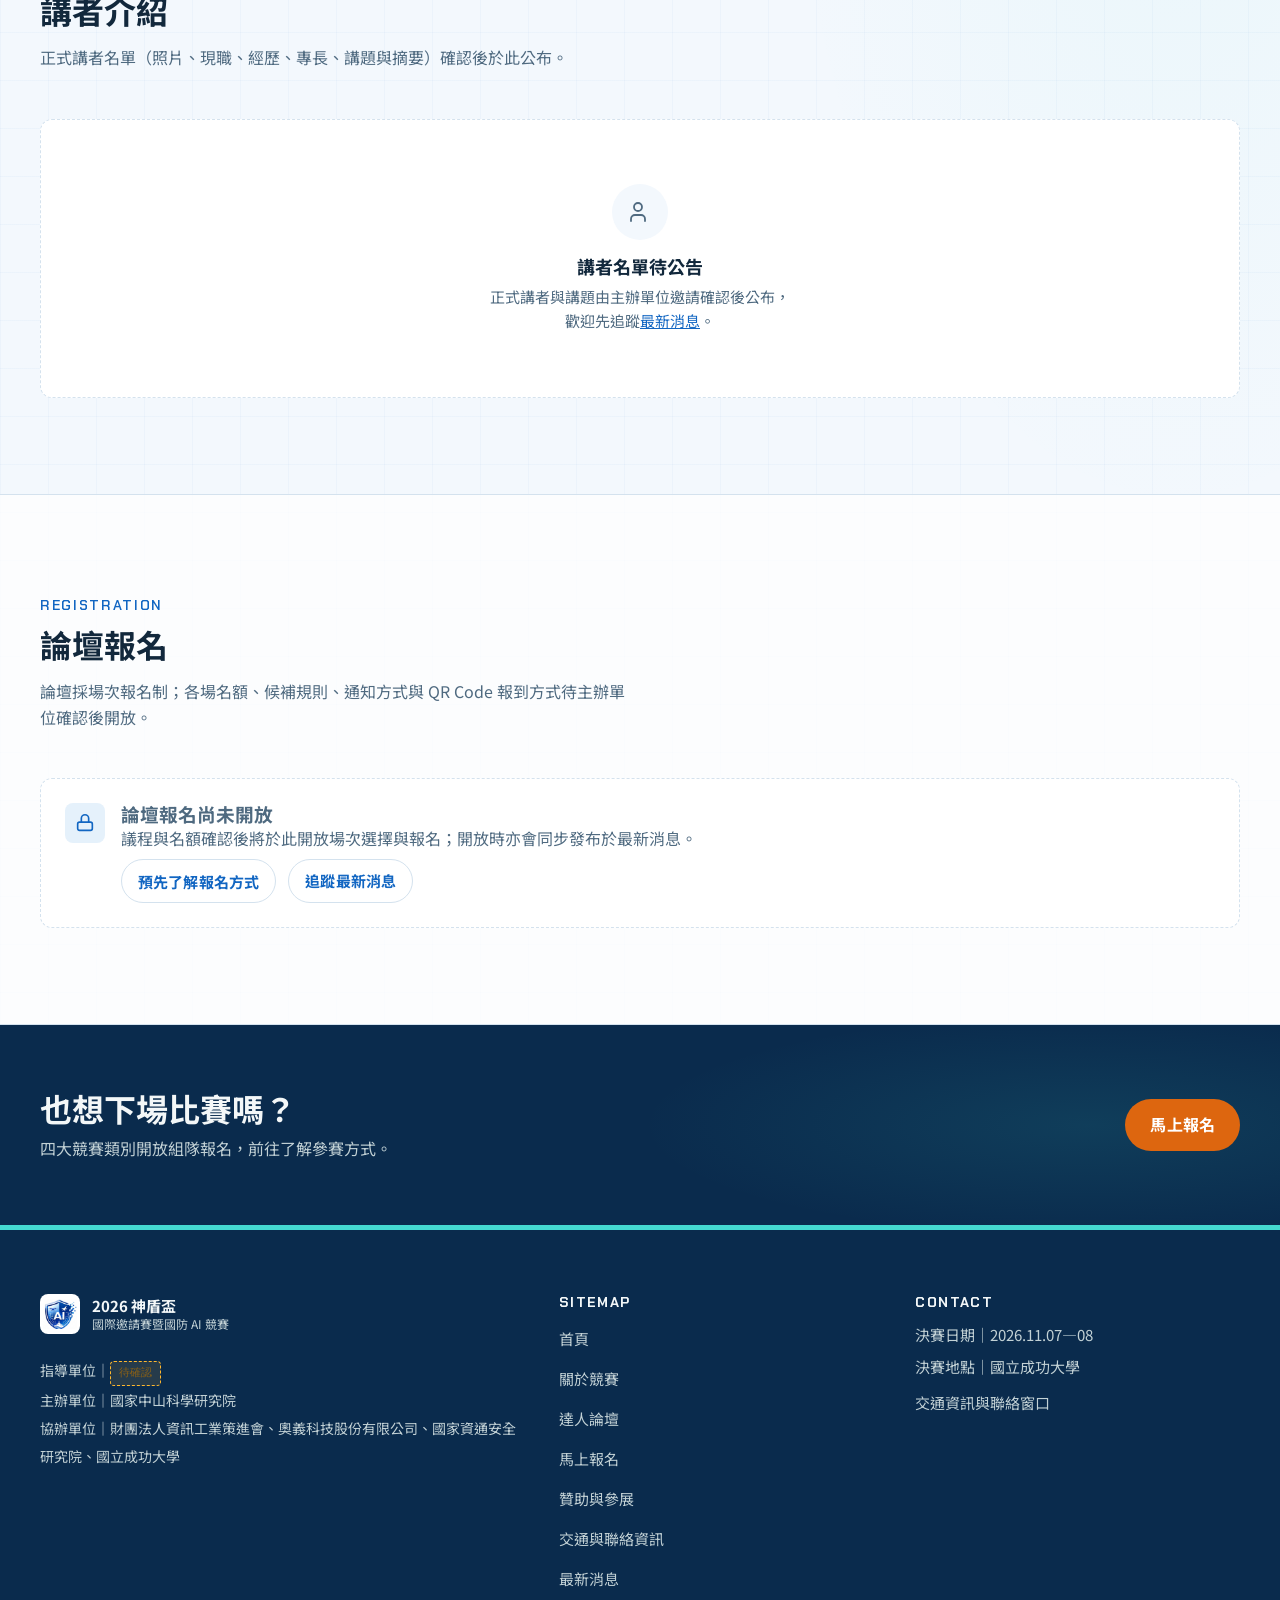
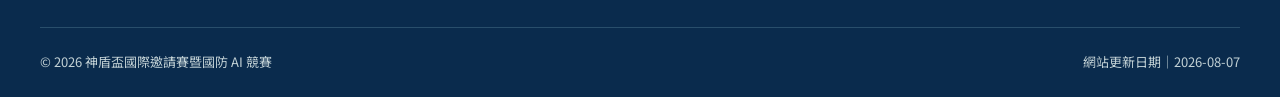
<file: html/forum.html>
<!DOCTYPE html>
<html lang="zh-Hant" class="no-js">
<head>
  <meta charset="UTF-8">
  <meta name="viewport" content="width=device-width, initial-scale=1">
  <meta name="description" content="2026 神盾盃國際邀請賽暨國防 AI 競賽達人論壇：國防 AI、無人載具、資安與產業應用專家演講、議程與報名資訊。">
  <title>達人論壇｜2026 神盾盃國際邀請賽暨國防 AI 競賽</title>
  <link rel="preconnect" href="https://fonts.googleapis.com">
  <link rel="preconnect" href="https://fonts.gstatic.com" crossorigin>
  <link href="https://fonts.googleapis.com/css2?family=Chakra+Petch:wght@500;600;700&family=Noto+Sans+TC:wght@400;500;700&display=swap" rel="stylesheet">
  <link rel="stylesheet" href="../css/main.css">
</head>
<body>
  <a class="skip-link" href="#main-content">跳至主要內容</a>

  <header class="site-header">
    <div class="container site-header__inner">
      <a class="brand" href="index.html">
        <img class="brand__lockup" src="../img/brand/logo-horizontal.png" alt="2026 神盾盃國際邀請賽暨國防 AI 競賽" width="1200" height="270">
      </a>

      <button class="nav-toggle" type="button" aria-expanded="false" aria-controls="site-nav">
        <svg class="icon-menu" viewBox="0 0 24 24" fill="none" stroke="currentColor" stroke-width="2" stroke-linecap="round" aria-hidden="true">
          <line x1="4" y1="7" x2="20" y2="7"/><line x1="4" y1="12" x2="20" y2="12"/><line x1="4" y1="17" x2="20" y2="17"/>
        </svg>
        <svg class="icon-close" viewBox="0 0 24 24" fill="none" stroke="currentColor" stroke-width="2" stroke-linecap="round" aria-hidden="true">
          <line x1="6" y1="6" x2="18" y2="18"/><line x1="18" y1="6" x2="6" y2="18"/>
        </svg>
        <span class="sr-only">開啟主選單</span>
      </button>

      <nav class="site-nav" id="site-nav" aria-label="主選單">
        <ul class="site-nav__list">
          <li class="site-nav__item--has-sub">
            <a class="site-nav__link" href="index.html">首頁<span class="site-nav__caret" aria-hidden="true">▾</span></a>
            <ul class="site-nav__sub">
              <li><a href="index.html#intro">活動介紹</a></li>
              <li><a href="index.html#schedule">活動時程</a></li>
            </ul>
          </li>
          <li><a class="site-nav__link" href="competition.html">關於競賽</a></li>
          <li><a class="site-nav__link" href="forum.html" aria-current="page">達人論壇</a></li>
          <li><a class="site-nav__link" href="sponsors.html">贊助與參展</a></li>
          <li><a class="site-nav__link" href="transport-contact.html">交通與聯絡資訊</a></li>
        </ul>
        <a class="btn btn--secondary btn--sm" href="account.html" data-auth-entry>登入</a>
        <a class="btn btn--primary btn--sm" href="register.html">馬上報名</a>
      </nav>
    </div>
  </header>

  <main id="main-content">

    <!-- 頁面標題 -->
    <section class="page-hero" aria-labelledby="page-title">
      <div class="page-hero__photo" aria-hidden="true">
        <img src="../img/unsplash/forum.jpg" alt="" width="1600" height="1067" fetchpriority="high">
      </div>
      <div class="container page-hero__inner">
        <span class="page-hero__eyebrow">EXPERT FORUM</span>
        <h1 class="page-hero__title" id="page-title">達人論壇</h1>
        <p class="page-hero__lede">
          聚焦國防 AI、無人載具、智慧決策、國防資安、生成式 AI 與國際案例，
          邀集產官學研專家分享趨勢與實務經驗。
        </p>
      </div>
    </section>

    <!-- 論壇介紹 -->
    <section class="section" aria-labelledby="forum-intro-title">
      <div class="container">
        <header class="section-header reveal">
          <p class="section-eyebrow">TOPICS</p>
          <h2 class="section-title" id="forum-intro-title">論壇介紹</h2>
          <p class="section-lede">於決賽期間同場舉行，開放競賽團隊與一般民眾參與。</p>
        </header>

        <div class="card-grid card-grid--3">
          <article class="card card--accent-purple reveal">
            <h3 class="card__title">國防 AI 與智慧決策</h3>
            <p class="card__body">AI 於戰場感知、指管決策與任務規劃的應用趨勢與案例。</p>
          </article>
          <article class="card card--accent-purple reveal">
            <h3 class="card__title">無人載具與自主系統</h3>
            <p class="card__body">無人機、無人艇與自主載具的技術發展與國防應用。</p>
          </article>
          <article class="card card--accent-purple reveal">
            <h3 class="card__title">國防資安與生成式 AI</h3>
            <p class="card__body">資安攻防、AI 模型安全、生成式 AI 的產業應用與國際趨勢。</p>
          </article>
        </div>
      </div>
    </section>

    <!-- 演講時程 -->
    <section class="section section--alt" aria-labelledby="agenda-title">
      <div class="container">
        <header class="section-header reveal">
          <p class="section-eyebrow">AGENDA</p>
          <h2 class="section-title" id="agenda-title">演講時程</h2>
          <p class="section-lede">正式議程、講題與場次由主辦單位確認後公布；以下為版面示意。</p>
        </header>

        <div class="table-wrapper reveal" tabindex="0">
          <table class="data-table">
            <caption>論壇議程 <span class="tag tag--draft">待公告</span>｜日期、時間、講題、講者與地點確認後更新</caption>
            <thead>
              <tr>
                <th scope="col">日期／時間</th>
                <th scope="col">講題</th>
                <th scope="col">講者</th>
                <th scope="col">地點</th>
                <th scope="col">場次狀態</th>
              </tr>
            </thead>
            <tbody>
              <tr>
                <td><span class="tbd">待公告</span></td>
                <td>專題演講（一）</td>
                <td><span class="tbd">待公告</span></td>
                <td><span class="tbd">待公告</span></td>
                <td>尚未開放報名</td>
              </tr>
              <tr>
                <td><span class="tbd">待公告</span></td>
                <td>專題演講（二）</td>
                <td><span class="tbd">待公告</span></td>
                <td><span class="tbd">待公告</span></td>
                <td>尚未開放報名</td>
              </tr>
              <tr>
                <td><span class="tbd">待公告</span></td>
                <td>專家座談</td>
                <td><span class="tbd">待公告</span></td>
                <td><span class="tbd">待公告</span></td>
                <td>尚未開放報名</td>
              </tr>
            </tbody>
          </table>
        </div>
      </div>
    </section>

    <!-- 講者介紹 -->
    <section class="section" aria-labelledby="speakers-title">
      <div class="container">
        <header class="section-header reveal">
          <p class="section-eyebrow">SPEAKERS</p>
          <h2 class="section-title" id="speakers-title">講者介紹</h2>
          <p class="section-lede">正式講者名單（照片、現職、經歷、專長、講題與摘要）確認後於此公布。</p>
        </header>

        <div class="empty-state reveal">
          <div class="empty-state__icon" aria-hidden="true">
            <svg width="24" height="24" viewBox="0 0 24 24" fill="none" stroke="currentColor" stroke-width="1.8" stroke-linecap="round" stroke-linejoin="round">
              <path d="M17 21v-2a4 4 0 0 0-4-4H7a4 4 0 0 0-4 4v2"/><circle cx="10" cy="7" r="4"/>
            </svg>
          </div>
          <h3 class="empty-state__title">講者名單待公告</h3>
          <p class="empty-state__desc">正式講者與講題由主辦單位邀請確認後公布，<br>歡迎先追蹤<a href="news.html">最新消息</a>。</p>
        </div>
      </div>
    </section>

    <!-- 論壇報名 -->
    <section class="section section--alt" aria-labelledby="forum-register-title">
      <div class="container">
        <header class="section-header reveal">
          <p class="section-eyebrow">REGISTRATION</p>
          <h2 class="section-title" id="forum-register-title">論壇報名</h2>
          <p class="section-lede">
            論壇採場次報名制；各場名額、候補規則、通知方式與 QR Code 報到方式待主辦單位確認後開放。
          </p>
        </header>

        <div class="locked-panel reveal">
          <span class="locked-panel__icon" aria-hidden="true">
            <svg viewBox="0 0 24 24" fill="none" stroke="currentColor" stroke-width="1.8" stroke-linecap="round" stroke-linejoin="round">
              <rect x="4" y="11" width="16" height="9" rx="2"/><path d="M8 11V7a4 4 0 0 1 8 0v4"/>
            </svg>
          </span>
          <div>
            <h3>論壇報名尚未開放</h3>
            <p>議程與名額確認後將於此開放場次選擇與報名；開放時亦會同步發布於最新消息。</p>
            <div class="card__actions">
              <button class="btn btn--secondary btn--sm" type="button" data-unavailable="論壇場次、名額與報名方式尚待主辦單位確認，開放後將於此提供報名。">預先了解報名方式</button>
              <a class="btn btn--secondary btn--sm" href="news.html">追蹤最新消息</a>
            </div>
          </div>
        </div>
      </div>
    </section>

    <!-- CTA -->
    <section class="cta-band" aria-labelledby="cta-title">
      <div class="container cta-band__inner">
        <div>
          <h2 class="cta-band__title" id="cta-title">也想下場比賽嗎？</h2>
          <p class="cta-band__desc">四大競賽類別開放組隊報名，前往了解參賽方式。</p>
        </div>
        <a class="btn btn--primary" href="register.html">馬上報名</a>
      </div>
    </section>
  </main>

  <footer class="site-footer">
    <div class="container site-footer__inner">
      <div class="site-footer__brand">
        <a class="brand" href="index.html">
          <img class="brand__mark brand__mark--logo" src="../img/brand/shield.png" alt="" width="400" height="351">
          <span class="brand__text">
            <span>2026 神盾盃</span>
            <small>國際邀請賽暨國防 AI 競賽</small>
          </span>
        </a>
        <p class="site-footer__units">
          指導單位｜<span class="tbd">待確認</span><br>
          主辦單位｜<span data-config="organizers.host">國家中山科學研究院</span><br>
          協辦單位｜<span data-config="organizers.coOrganizersText">財團法人資訊工業策進會、奧義科技股份有限公司、國家資通安全研究院、國立成功大學</span>
        </p>
      </div>

      <nav aria-label="頁尾選單">
        <h2>SITEMAP</h2>
        <ul>
          <li><a href="index.html">首頁</a></li>
          <li><a href="competition.html">關於競賽</a></li>
          <li><a href="forum.html">達人論壇</a></li>
          <li><a href="register.html">馬上報名</a></li>
          <li><a href="sponsors.html">贊助與參展</a></li>
          <li><a href="transport-contact.html">交通與聯絡資訊</a></li>
          <li><a href="news.html">最新消息</a></li>
        </ul>
      </nav>

      <div>
        <h2>CONTACT</h2>
        <ul>
          <li>決賽日期｜<span data-config="event.finalDateText">2026.11.07—08</span></li>
          <li>決賽地點｜<span data-config="event.finalVenue">國立成功大學</span></li>
          <li><a href="transport-contact.html">交通資訊與聯絡窗口</a></li>
        </ul>
      </div>
    </div>

    <div class="container site-footer__bottom">
      <p>© 2026 神盾盃國際邀請賽暨國防 AI 競賽</p>
      <p>網站更新日期｜<span data-config="event.siteUpdatedAt">2026-08-06</span></p>
    </div>
  </footer>

  <p id="demo-status" class="demo-status" role="status" aria-live="polite"></p>

  <script src="../js/site-config.js"></script>
  <script src="../js/main.js"></script>
  <script src="../js/auth.js"></script>
</body>
</html>
</file>
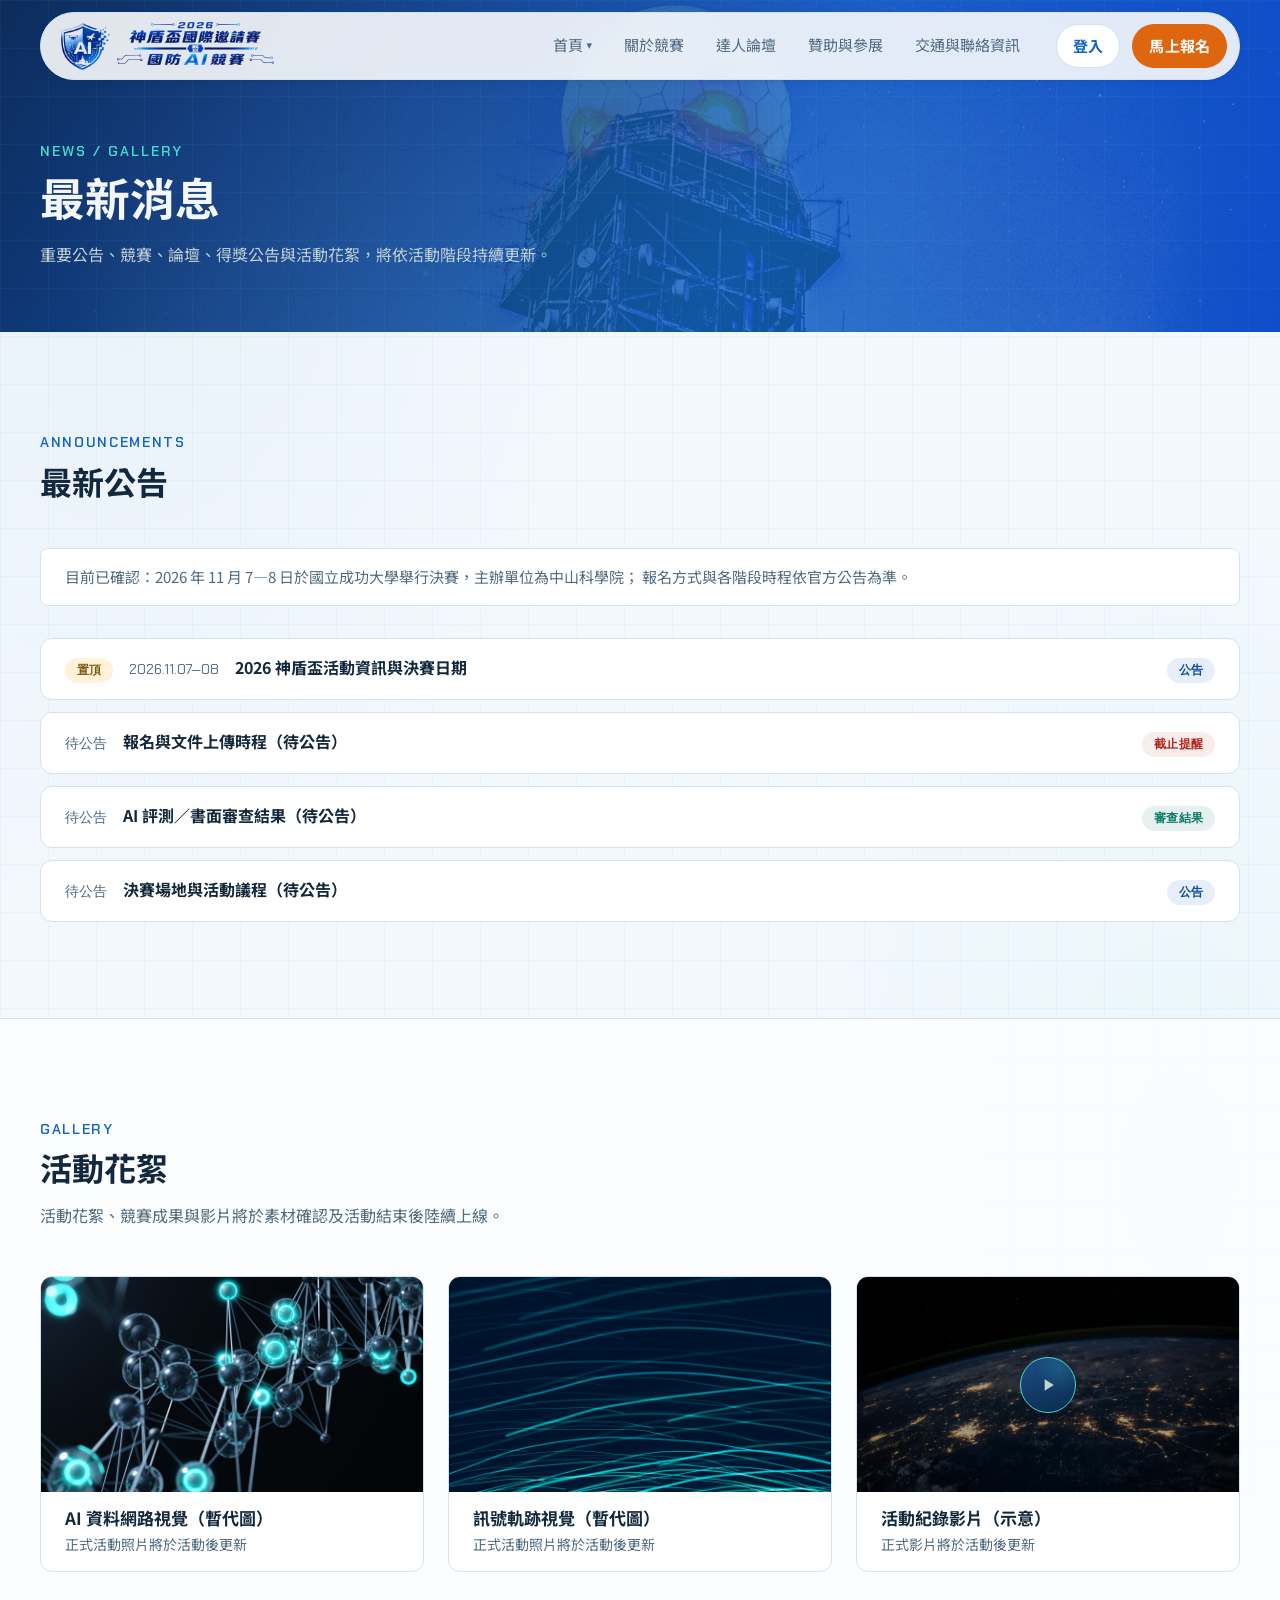
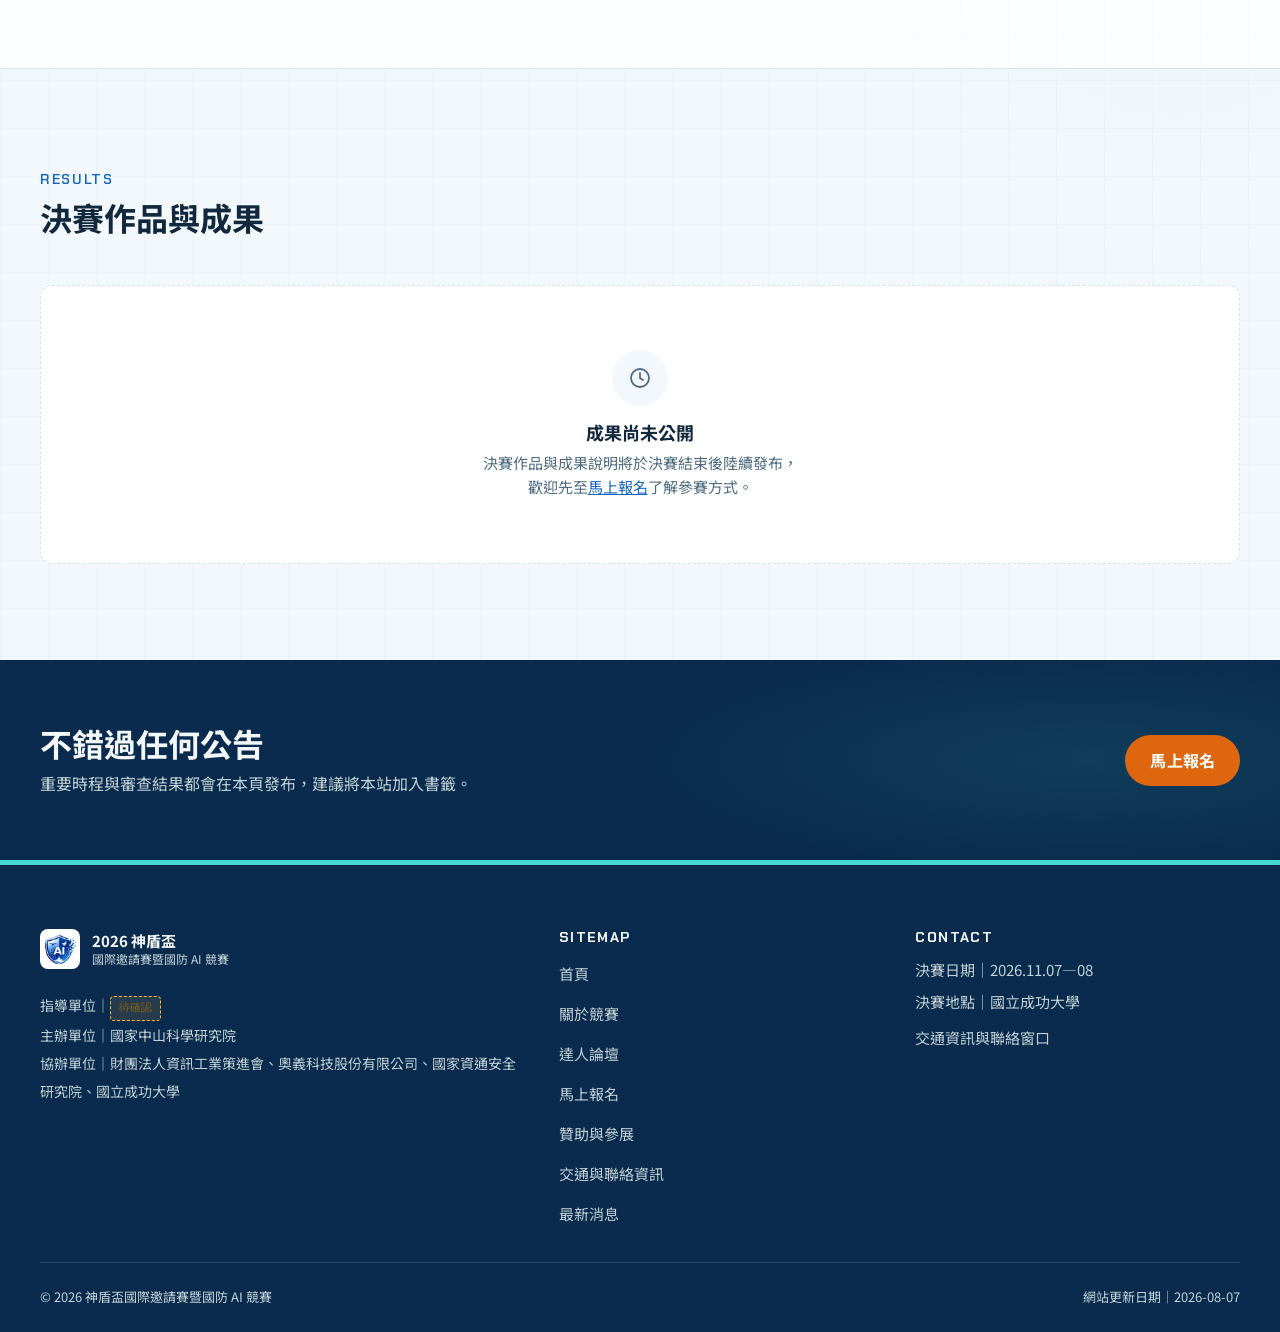
<file: html/news.html>
<!DOCTYPE html>
<html lang="zh-Hant" class="no-js">
<head>
  <meta charset="UTF-8">
  <meta name="viewport" content="width=device-width, initial-scale=1">
  <meta name="description" content="2026 神盾盃國際邀請賽暨國防 AI 競賽公告、活動內容、決賽成果與活動花絮。">
  <title>最新消息｜2026 神盾盃國際邀請賽暨國防 AI 競賽</title>
  <link rel="preconnect" href="https://fonts.googleapis.com">
  <link rel="preconnect" href="https://fonts.gstatic.com" crossorigin>
  <link href="https://fonts.googleapis.com/css2?family=Chakra+Petch:wght@500;600;700&family=Noto+Sans+TC:wght@400;500;700&display=swap" rel="stylesheet">
  <link rel="stylesheet" href="../css/main.css">
</head>
<body>
  <a class="skip-link" href="#main-content">跳至主要內容</a>

  <header class="site-header">
    <div class="container site-header__inner">
      <a class="brand" href="index.html">
        <img class="brand__lockup" src="../img/brand/logo-horizontal.png" alt="2026 神盾盃國際邀請賽暨國防 AI 競賽" width="1200" height="270">
      </a>

      <button class="nav-toggle" type="button" aria-expanded="false" aria-controls="site-nav">
        <svg class="icon-menu" viewBox="0 0 24 24" fill="none" stroke="currentColor" stroke-width="2" stroke-linecap="round" aria-hidden="true">
          <line x1="4" y1="7" x2="20" y2="7"/><line x1="4" y1="12" x2="20" y2="12"/><line x1="4" y1="17" x2="20" y2="17"/>
        </svg>
        <svg class="icon-close" viewBox="0 0 24 24" fill="none" stroke="currentColor" stroke-width="2" stroke-linecap="round" aria-hidden="true">
          <line x1="6" y1="6" x2="18" y2="18"/><line x1="18" y1="6" x2="6" y2="18"/>
        </svg>
        <span class="sr-only">開啟主選單</span>
      </button>

      <nav class="site-nav" id="site-nav" aria-label="主選單">
        <ul class="site-nav__list">
          <li class="site-nav__item--has-sub">
            <a class="site-nav__link" href="index.html">首頁<span class="site-nav__caret" aria-hidden="true">▾</span></a>
            <ul class="site-nav__sub">
              <li><a href="index.html#intro">活動介紹</a></li>
              <li><a href="index.html#schedule">活動時程</a></li>
            </ul>
          </li>
          <li><a class="site-nav__link" href="competition.html">關於競賽</a></li>
          <li><a class="site-nav__link" href="forum.html">達人論壇</a></li>
          <li><a class="site-nav__link" href="sponsors.html">贊助與參展</a></li>
          <li><a class="site-nav__link" href="transport-contact.html">交通與聯絡資訊</a></li>
        </ul>
        <a class="btn btn--secondary btn--sm" href="account.html" data-auth-entry>登入</a>
        <a class="btn btn--primary btn--sm" href="register.html">馬上報名</a>
      </nav>
    </div>
  </header>

  <main id="main-content">

    <!-- 頁面標題 -->
    <section class="page-hero" aria-labelledby="page-title">
      <div class="page-hero__photo" aria-hidden="true">
        <img src="../img/unsplash/news.jpg" alt="" width="1600" height="1067" fetchpriority="high">
      </div>
      <div class="container page-hero__inner">
        <span class="page-hero__eyebrow">NEWS / GALLERY</span>
        <h1 class="page-hero__title" id="page-title">最新消息</h1>
        <p class="page-hero__lede">重要公告、競賽、論壇、得獎公告與活動花絮，將依活動階段持續更新。</p>
      </div>
    </section>

    <!-- 公告列表 -->
    <section class="section" aria-labelledby="news-title">
      <div class="container">
        <header class="section-header reveal">
          <p class="section-eyebrow">ANNOUNCEMENTS</p>
          <h2 class="section-title" id="news-title">最新公告</h2>
        </header>

        <p class="demo-notice reveal">
          目前已確認：2026 年 11 月 7—8 日於國立成功大學舉行決賽，主辦單位為中山科學院；
          報名方式與各階段時程依官方公告為準。
        </p>

        <ul class="news-list reveal">
          <li class="news-item news-item--pinned">
            <a class="news-item__link" href="#" aria-label="查看公告：2026 神盾盃活動資訊與決賽日期">
              <span class="tag tag--pinned">置頂</span>
              <time class="news-item__date" datetime="2026-11-07">2026.11.07—08</time>
              <span class="news-item__title">2026 神盾盃活動資訊與決賽日期</span>
              <span class="tag tag--info">公告</span>
            </a>
          </li>
          <li class="news-item">
            <a class="news-item__link" href="#" aria-label="查看公告：報名與文件上傳時程待公告">
              <time class="news-item__date" datetime="">待公告</time>
              <span class="news-item__title">報名與文件上傳時程（待公告）</span>
              <span class="tag tag--urgent">截止提醒</span>
            </a>
          </li>
          <li class="news-item">
            <a class="news-item__link" href="#" aria-label="查看公告：AI 評測與書面審查結果待公告">
              <time class="news-item__date" datetime="">待公告</time>
              <span class="news-item__title">AI 評測／書面審查結果（待公告）</span>
              <span class="tag tag--result">審查結果</span>
            </a>
          </li>
          <li class="news-item">
            <a class="news-item__link" href="#" aria-label="查看公告：決賽場地與活動議程待公告">
              <time class="news-item__date" datetime="">待公告</time>
              <span class="news-item__title">決賽場地與活動議程（待公告）</span>
              <span class="tag tag--info">公告</span>
            </a>
          </li>
        </ul>
      </div>
    </section>

    <!-- 活動花絮 -->
    <section class="section section--alt" aria-labelledby="gallery-title">
      <div class="container">
        <header class="section-header reveal">
          <p class="section-eyebrow">GALLERY</p>
          <h2 class="section-title" id="gallery-title">活動花絮</h2>
          <p class="section-lede">活動花絮、競賽成果與影片將於素材確認及活動結束後陸續上線。</p>
        </header>

        <div class="gallery-grid">
          <article class="gallery-card reveal">
            <div class="gallery-card__media">
              <img src="../img/gallery-nodes.jpg" alt="AI 資料節點網路的抽象視覺暫代圖" width="1600" height="900" loading="lazy">
            </div>
            <div class="gallery-card__body">
              <h3 class="gallery-card__title">AI 資料網路視覺（暫代圖）</h3>
              <p class="gallery-card__meta">正式活動照片將於活動後更新</p>
            </div>
          </article>

          <article class="gallery-card reveal">
            <div class="gallery-card__media">
              <img src="../img/gallery-streaks.jpg" alt="深藍背景上青綠訊號軌跡的抽象視覺暫代圖" width="1600" height="900" loading="lazy">
            </div>
            <div class="gallery-card__body">
              <h3 class="gallery-card__title">訊號軌跡視覺（暫代圖）</h3>
              <p class="gallery-card__meta">正式活動照片將於活動後更新</p>
            </div>
          </article>

          <article class="gallery-card reveal">
            <a href="#" aria-label="播放活動紀錄影片（示意）">
              <div class="gallery-card__media gallery-card__media--video">
                <img src="../img/hero-earth.jpg" alt="" width="1920" height="1278" loading="lazy">
                <span class="gallery-card__play" aria-hidden="true">
                  <svg viewBox="0 0 24 24" fill="currentColor"><path d="M8 5v14l11-7z"/></svg>
                </span>
              </div>
            </a>
            <div class="gallery-card__body">
              <h3 class="gallery-card__title">活動紀錄影片（示意）</h3>
              <p class="gallery-card__meta">正式影片將於活動後更新</p>
            </div>
          </article>
        </div>
      </div>
    </section>

    <!-- 決賽成果（空狀態） -->
    <section class="section" aria-labelledby="results-title">
      <div class="container">
        <header class="section-header reveal">
          <p class="section-eyebrow">RESULTS</p>
          <h2 class="section-title" id="results-title">決賽作品與成果</h2>
        </header>

        <div class="empty-state reveal">
          <div class="empty-state__icon" aria-hidden="true">
            <svg width="24" height="24" viewBox="0 0 24 24" fill="none" stroke="currentColor" stroke-width="1.8" stroke-linecap="round" stroke-linejoin="round">
              <circle cx="12" cy="12" r="9"/><polyline points="12 7 12 12 15 14"/>
            </svg>
          </div>
          <h3 class="empty-state__title">成果尚未公開</h3>
          <p class="empty-state__desc">
            決賽作品與成果說明將於決賽結束後陸續發布，<br>
            歡迎先至<a href="register.html">馬上報名</a>了解參賽方式。
          </p>
        </div>
      </div>
    </section>

    <!-- CTA -->
    <section class="cta-band" aria-labelledby="cta-title">
      <div class="container cta-band__inner">
        <div>
          <h2 class="cta-band__title" id="cta-title">不錯過任何公告</h2>
          <p class="cta-band__desc">重要時程與審查結果都會在本頁發布，建議將本站加入書籤。</p>
        </div>
        <a class="btn btn--primary" href="register.html">馬上報名</a>
      </div>
    </section>
  </main>

  <footer class="site-footer">
    <div class="container site-footer__inner">
      <div class="site-footer__brand">
        <a class="brand" href="index.html">
          <img class="brand__mark brand__mark--logo" src="../img/brand/shield.png" alt="" width="400" height="351">
          <span class="brand__text">
            <span>2026 神盾盃</span>
            <small>國際邀請賽暨國防 AI 競賽</small>
          </span>
        </a>
        <p class="site-footer__units">
          指導單位｜<span class="tbd">待確認</span><br>
          主辦單位｜<span data-config="organizers.host">國家中山科學研究院</span><br>
          協辦單位｜<span data-config="organizers.coOrganizersText">財團法人資訊工業策進會、奧義科技股份有限公司、國家資通安全研究院、國立成功大學</span>
        </p>
      </div>

      <nav aria-label="頁尾選單">
        <h2>SITEMAP</h2>
        <ul>
          <li><a href="index.html">首頁</a></li>
          <li><a href="competition.html">關於競賽</a></li>
          <li><a href="forum.html">達人論壇</a></li>
          <li><a href="register.html">馬上報名</a></li>
          <li><a href="sponsors.html">贊助與參展</a></li>
          <li><a href="transport-contact.html">交通與聯絡資訊</a></li>
          <li><a href="news.html">最新消息</a></li>
        </ul>
      </nav>

      <div>
        <h2>CONTACT</h2>
        <ul>
          <li>決賽日期｜<span data-config="event.finalDateText">2026.11.07—08</span></li>
          <li>決賽地點｜<span data-config="event.finalVenue">國立成功大學</span></li>
          <li><a href="transport-contact.html">交通資訊與聯絡窗口</a></li>
        </ul>
      </div>
    </div>

    <div class="container site-footer__bottom">
      <p>© 2026 神盾盃國際邀請賽暨國防 AI 競賽</p>
      <p>網站更新日期｜<span data-config="event.siteUpdatedAt">2026-08-06</span></p>
    </div>
  </footer>

  <p id="demo-status" class="demo-status" role="status" aria-live="polite"></p>

  <script src="../js/site-config.js"></script>
  <script src="../js/main.js"></script>
  <script src="../js/auth.js"></script>
</body>
</html>
</file>
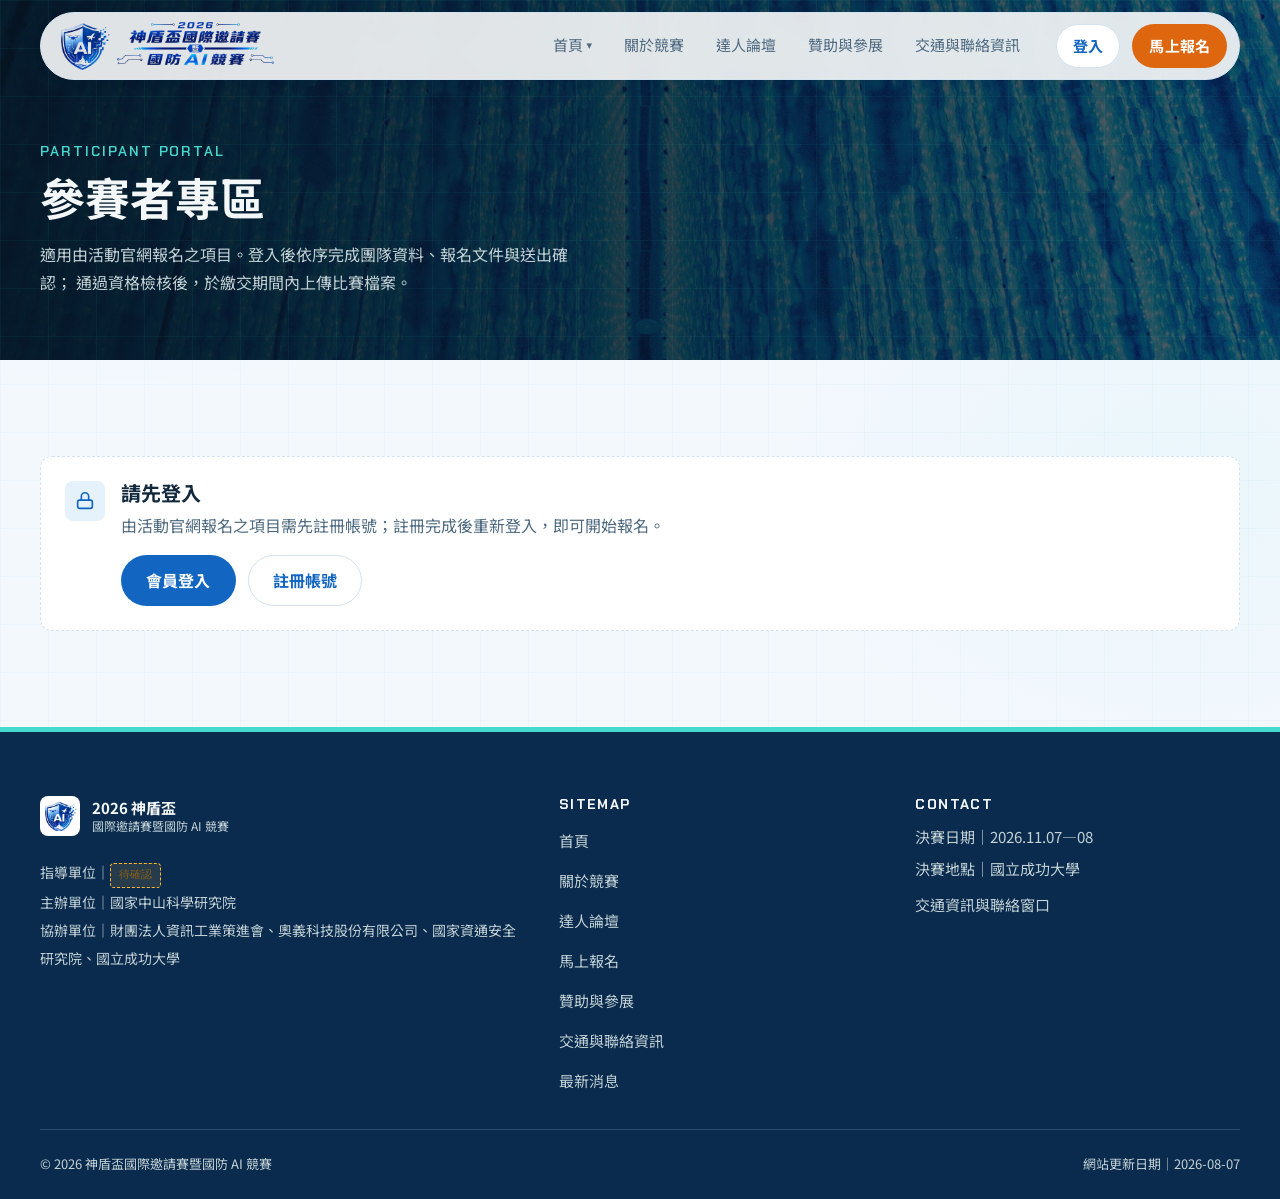
<file: html/portal.html>
<!DOCTYPE html>
<html lang="zh-Hant" class="no-js">
<head>
  <meta charset="UTF-8">
  <meta name="viewport" content="width=device-width, initial-scale=1">
  <meta name="description" content="2026 神盾盃參賽者專區：建立團隊資料、上傳報名文件、查詢報名狀態，資格通過後繳交比賽檔案。">
  <title>參賽者專區｜2026 神盾盃國際邀請賽暨國防 AI 競賽</title>
  <link rel="preconnect" href="https://fonts.googleapis.com">
  <link rel="preconnect" href="https://fonts.gstatic.com" crossorigin>
  <link href="https://fonts.googleapis.com/css2?family=Chakra+Petch:wght@500;600;700&family=Noto+Sans+TC:wght@400;500;700&display=swap" rel="stylesheet">
  <link rel="stylesheet" href="../css/main.css">
</head>
<body>
  <a class="skip-link" href="#main-content">跳至主要內容</a>

  <header class="site-header">
    <div class="container site-header__inner">
      <a class="brand" href="index.html">
        <img class="brand__lockup" src="../img/brand/logo-horizontal.png" alt="2026 神盾盃國際邀請賽暨國防 AI 競賽" width="1200" height="270">
      </a>

      <button class="nav-toggle" type="button" aria-expanded="false" aria-controls="site-nav">
        <svg class="icon-menu" viewBox="0 0 24 24" fill="none" stroke="currentColor" stroke-width="2" stroke-linecap="round" aria-hidden="true">
          <line x1="4" y1="7" x2="20" y2="7"/><line x1="4" y1="12" x2="20" y2="12"/><line x1="4" y1="17" x2="20" y2="17"/>
        </svg>
        <svg class="icon-close" viewBox="0 0 24 24" fill="none" stroke="currentColor" stroke-width="2" stroke-linecap="round" aria-hidden="true">
          <line x1="6" y1="6" x2="18" y2="18"/><line x1="18" y1="6" x2="6" y2="18"/>
        </svg>
        <span class="sr-only">開啟主選單</span>
      </button>

      <nav class="site-nav" id="site-nav" aria-label="主選單">
        <ul class="site-nav__list">
          <li class="site-nav__item--has-sub">
            <a class="site-nav__link" href="index.html">首頁<span class="site-nav__caret" aria-hidden="true">▾</span></a>
            <ul class="site-nav__sub">
              <li><a href="index.html#intro">活動介紹</a></li>
              <li><a href="index.html#schedule">活動時程</a></li>
            </ul>
          </li>
          <li><a class="site-nav__link" href="competition.html">關於競賽</a></li>
          <li><a class="site-nav__link" href="forum.html">達人論壇</a></li>
          <li><a class="site-nav__link" href="sponsors.html">贊助與參展</a></li>
          <li><a class="site-nav__link" href="transport-contact.html">交通與聯絡資訊</a></li>
        </ul>
        <a class="btn btn--secondary btn--sm" href="account.html" data-auth-entry>登入</a>
        <a class="btn btn--primary btn--sm" href="register.html">馬上報名</a>
      </nav>
    </div>
  </header>

  <main id="main-content">
    <section class="page-hero portal-hero" aria-labelledby="page-title">
      <div class="page-hero__photo" aria-hidden="true">
        <img src="../img/unsplash/portal.jpg" alt="" width="1600" height="2400" fetchpriority="high">
      </div>
      <div class="container page-hero__inner">
        <span class="page-hero__eyebrow">PARTICIPANT PORTAL</span>
        <h1 class="page-hero__title" id="page-title">參賽者專區</h1>
        <p class="page-hero__lede">
          適用由活動官網報名之項目。登入後依序完成團隊資料、報名文件與送出確認；
          通過資格檢核後，於繳交期間內上傳比賽檔案。
        </p>
      </div>
    </section>

    <!-- 未登入：依主辦確認流程（先註冊、登入後才能報名）顯示登入關卡 -->
    <section class="section" id="portal-auth-gate" aria-labelledby="gate-title" hidden>
      <div class="container">
        <div class="locked-panel">
          <span class="locked-panel__icon" aria-hidden="true">
            <svg viewBox="0 0 24 24" fill="none" stroke="currentColor" stroke-width="1.8" stroke-linecap="round" stroke-linejoin="round">
              <rect x="4" y="11" width="16" height="9" rx="2"/><path d="M8 11V7a4 4 0 0 1 8 0v4"/>
            </svg>
          </span>
          <div>
            <h2 id="gate-title">請先登入</h2>
            <p style="margin-block: var(--space-2) var(--space-4);">
              由活動官網報名之項目需先註冊帳號；註冊完成後重新登入，即可開始報名。
            </p>
            <div class="card__actions">
              <a class="btn btn--primary-light" href="account.html?next=portal.html%23profile">會員登入</a>
              <a class="btn btn--secondary" href="account.html#signup">註冊帳號</a>
            </div>
          </div>
        </div>
      </div>
    </section>

    <section class="section section--tight" aria-labelledby="dashboard-title" data-requires-auth>
      <div class="container">
        <div class="portal-toolbar">
          <div>
            <p class="section-eyebrow">DASHBOARD</p>
            <h2 class="section-title" id="dashboard-title">團隊報名進度</h2>
            <p class="section-lede" id="welcome-message">尚未建立團隊資料，請從第一步開始。</p>
          </div>
          <div class="portal-session" id="portal-session" hidden>
            <span id="portal-session-email"></span>
            <button class="btn btn--secondary btn--sm" id="portal-logout" type="button">登出</button>
          </div>
        </div>

        <div class="portal-alert" id="portal-alert" role="status" aria-live="polite" hidden></div>

        <div class="status-grid" aria-label="報名摘要">
          <article class="status-card">
            <p class="status-card__label">目前階段</p>
            <p class="status-card__value">報名與資格審查</p>
            <span class="tag tag--info">開放時間待公告</span>
          </article>

          <article class="status-card">
            <p class="status-card__label">資料完成度</p>
            <p class="status-card__value"><span id="completion-value">0</span>%</p>
            <progress id="completion-progress" max="100" value="0">0%</progress>
          </article>

          <article class="status-card">
            <p class="status-card__label">報名狀態</p>
            <p class="status-card__value" id="submission-status">草稿</p>
            <span class="tag tag--urgent" id="submission-tag">待完成</span>
          </article>
        </div>

        <nav class="portal-local-nav" aria-label="參賽者專區頁內導覽">
          <a href="#profile">1. 團隊資料</a>
          <a href="#documents">2. 報名文件</a>
          <a href="#review">3. 確認送出</a>
          <a href="#result">4. 狀態與補件</a>
          <a href="#submission">5. 比賽檔案上傳</a>
        </nav>
      </div>
    </section>

    <section class="section section--alt" id="profile" aria-labelledby="profile-title" data-requires-auth>
      <div class="container portal-layout">
        <header class="portal-panel-heading">
          <p class="section-eyebrow">STEP 01</p>
          <h2 class="section-title" id="profile-title">建立團隊資料</h2>
          <p class="section-lede">
            填寫團隊、參賽項目、機構與聯絡人資訊。開放集船舶目標識別與船舶影像可解釋 AI 由
            Kaggle 受理報名，請由<a href="register.html#platforms">馬上報名</a>頁前往。
          </p>
        </header>

        <form class="portal-panel" id="team-profile-form">
          <div class="form-grid">
            <div class="field field--light">
              <label class="field__label" for="team-name">團隊名稱 <span class="required" aria-hidden="true">*</span></label>
              <input class="field__input" id="team-name" name="teamName" type="text" autocomplete="organization" required>
            </div>

            <div class="field field--light">
              <label class="field__label" for="track">參賽項目 <span class="required" aria-hidden="true">*</span></label>
              <select class="field__input" id="track" name="track" required>
                <option value="">請選擇</option>
                <option>國防 AI 競賽及陳展</option>
                <option>AI 研討會｜輕量化 LLM 國防知識應用</option>
                <option>AI 飛行員擂台賽</option>
              </select>
              <p class="field__hint">神盾盃與兩個船舶主題由外部平台受理，請見「馬上報名」頁。</p>
            </div>

            <div class="field field--light">
              <label class="field__label" for="organization-type">團隊身份別 <span class="required" aria-hidden="true">*</span></label>
              <select class="field__input" id="organization-type" name="organizationType" required>
                <option value="">請選擇</option>
                <option>學校（單獨組隊）</option>
                <option>學校＋法人／企業合作</option>
                <option>其他（依正式辦法確認）</option>
              </select>
            </div>

            <div class="field field--light">
              <label class="field__label" for="organization-name">學校／機構名稱 <span class="required" aria-hidden="true">*</span></label>
              <input class="field__input" id="organization-name" name="organizationName" type="text" autocomplete="organization" required>
            </div>

            <div class="field field--light">
              <label class="field__label" for="proposal-name">提案／作品名稱 <span class="required" aria-hidden="true">*</span></label>
              <input class="field__input" id="proposal-name" name="proposalName" type="text" required>
            </div>

            <div class="field field--light">
              <label class="field__label" for="advisor-name">指導老師 <span class="field__optional">選填</span></label>
              <input class="field__input" id="advisor-name" name="advisorName" type="text">
            </div>

            <div class="field field--light">
              <label class="field__label" for="partner-name">合作單位名稱 <span class="field__optional">選填</span></label>
              <input class="field__input" id="partner-name" name="partnerName" type="text">
              <p class="field__hint">學校與一家法人／企業組隊時填寫。</p>
            </div>

            <div class="field field--light">
              <label class="field__label" for="contact-name">聯絡人 <span class="required" aria-hidden="true">*</span></label>
              <input class="field__input" id="contact-name" name="contactName" type="text" autocomplete="name" required>
            </div>

            <div class="field field--light">
              <label class="field__label" for="contact-phone">聯絡電話 <span class="required" aria-hidden="true">*</span></label>
              <input class="field__input" id="contact-phone" name="contactPhone" type="tel" autocomplete="tel" inputmode="tel" required>
            </div>

            <div class="field field--light form-grid__wide">
              <label class="field__label" for="contact-email">聯絡信箱 <span class="required" aria-hidden="true">*</span></label>
              <input class="field__input" id="contact-email" name="contactEmail" type="email" autocomplete="email" inputmode="email" required>
              <p class="field__hint">報名、補件與審查結果通知將寄送至此信箱。</p>
            </div>
          </div>

          <label class="check-field" for="profile-confirm">
            <input id="profile-confirm" name="profileConfirm" type="checkbox" required>
            <span>我已閱讀並同意參賽規範與個人資料運用規範（正式條文以主辦公告為準）。</span>
          </label>

          <div class="form-actions">
            <button class="btn btn--primary-light" type="submit">儲存團隊資料</button>
            <span class="form-status" id="profile-status" role="status" aria-live="polite"></span>
          </div>
        </form>
      </div>
    </section>

    <section class="section" id="documents" aria-labelledby="documents-title" data-requires-auth>
      <div class="container portal-layout">
        <header class="portal-panel-heading">
          <p class="section-eyebrow">STEP 02</p>
          <h2 class="section-title" id="documents-title">上傳報名文件</h2>
          <p class="section-lede" data-config="uploadRules.noteText">
            上傳檔案的格式、容量與數量規範尚待主辦單位確認，確認後將於本頁公告。
          </p>
          <p class="portal-note">展示模式僅記錄檔名與大小，不會傳送實際檔案。</p>
        </header>

        <div class="portal-panel">
          <ul class="upload-list" id="upload-list">
            <li class="upload-item" data-document="teamRoster" data-required="true">
              <div class="upload-item__info">
                <span class="upload-item__number">01</span>
                <div>
                  <h3>團隊名冊 <span class="tag tag--urgent">必繳</span></h3>
                  <p>團隊成員與身分資料；格式規範待確認。</p>
                </div>
              </div>
              <div class="upload-item__control">
                <label class="file-picker">選擇檔案<input type="file" data-document-input="teamRoster"></label>
                <p class="upload-item__status" data-document-status="teamRoster">尚未選擇檔案</p>
              </div>
            </li>

            <li class="upload-item" data-document="eligibilityProof" data-required="true">
              <div class="upload-item__info">
                <span class="upload-item__number">02</span>
                <div>
                  <h3>資格證明 <span class="tag tag--urgent">必繳</span></h3>
                  <p>依各競賽資格規定提供之證明文件。</p>
                </div>
              </div>
              <div class="upload-item__control">
                <label class="file-picker">選擇檔案<input type="file" data-document-input="eligibilityProof"></label>
                <p class="upload-item__status" data-document-status="eligibilityProof">尚未選擇檔案</p>
              </div>
            </li>

            <li class="upload-item" data-document="participationConsent" data-required="true">
              <div class="upload-item__info">
                <span class="upload-item__number">03</span>
                <div>
                  <h3>參賽同意書 <span class="tag tag--urgent">必繳</span></h3>
                  <p>全體成員簽署；正式範本上架後提供下載。</p>
                </div>
              </div>
              <div class="upload-item__control">
                <label class="file-picker">選擇檔案<input type="file" data-document-input="participationConsent"></label>
                <p class="upload-item__status" data-document-status="participationConsent">尚未選擇檔案</p>
              </div>
            </li>

            <li class="upload-item" data-document="consentForm" data-required="true">
              <div class="upload-item__info">
                <span class="upload-item__number">04</span>
                <div>
                  <h3>個人資料運用同意書 <span class="tag tag--urgent">必繳</span></h3>
                  <p>全體成員簽署；正式範本上架後提供下載。</p>
                </div>
              </div>
              <div class="upload-item__control">
                <label class="file-picker">選擇檔案<input type="file" data-document-input="consentForm"></label>
                <p class="upload-item__status" data-document-status="consentForm">尚未選擇檔案</p>
              </div>
            </li>

            <li class="upload-item" data-document="cooperationConsent" data-required="false">
              <div class="upload-item__info">
                <span class="upload-item__number">05</span>
                <div>
                  <h3>合作單位同意文件 <span class="tag tag--info">依組隊型態</span></h3>
                  <p>學校與法人／企業組隊時提供。</p>
                </div>
              </div>
              <div class="upload-item__control">
                <label class="file-picker">選擇檔案<input type="file" data-document-input="cooperationConsent"></label>
                <p class="upload-item__status" data-document-status="cooperationConsent">尚未選擇檔案</p>
              </div>
            </li>

            <li class="upload-item" data-document="otherDocs" data-required="false">
              <div class="upload-item__info">
                <span class="upload-item__number">06</span>
                <div>
                  <h3>其他指定文件 <span class="tag tag--info">選繳</span></h3>
                  <p>依各競賽通知提供之其他文件；可複選。</p>
                </div>
              </div>
              <div class="upload-item__control">
                <label class="file-picker">選擇檔案<input type="file" multiple data-document-input="otherDocs"></label>
                <p class="upload-item__status" data-document-status="otherDocs">尚未選擇檔案</p>
              </div>
            </li>
          </ul>
        </div>
      </div>
    </section>

    <section class="section section--dark" id="review" aria-labelledby="review-title" data-requires-auth>
      <div class="container portal-layout">
        <header class="portal-panel-heading">
          <p class="section-eyebrow">STEP 03</p>
          <h2 class="section-title" id="review-title">確認並送出報名</h2>
          <p class="section-lede">系統會先檢查團隊資料與必繳文件，缺件時直接指出需要補上的項目。</p>
        </header>

        <div class="portal-panel portal-panel--dark">
          <h3>送出前檢查</h3>
          <ul class="check-list" id="submission-check-list">
            <li data-check="profile">團隊基本資料尚未完成</li>
            <li data-check="documents">必繳文件尚未完整</li>
            <li data-check="deadline">報名截止時間待公告，正式時間以活動公告為準</li>
          </ul>
          <div class="form-actions">
            <button class="btn btn--primary" id="submit-application" type="button">確認送出報名</button>
            <span class="form-status form-status--dark" id="submission-message" role="status" aria-live="polite"></span>
          </div>
        </div>
      </div>
    </section>

    <section class="section section--alt" id="result" aria-labelledby="result-title" data-requires-auth>
      <div class="container portal-layout">
        <header class="portal-panel-heading">
          <p class="section-eyebrow">STEP 04</p>
          <h2 class="section-title" id="result-title">報名狀態與補件</h2>
          <p class="section-lede">
            報名狀態：草稿、已送出、審查中、待補件、通過、不符。
            補件通知與競賽結果亦於此查看。
          </p>
        </header>

        <div>
          <article class="result-card">
            <div>
              <p class="result-card__label">資格審查狀態</p>
              <h3 id="review-result">尚未送出</h3>
              <p id="review-result-note">完成並送出報名後，狀態將顯示「審查中」；正式結果由主辦單位公告並寄送通知。</p>
            </div>
            <a class="btn btn--secondary-light" href="news.html">查看最新公告</a>
          </article>

          <div class="demo-notice" style="margin-block-start: var(--space-6);">
            <div>
              <strong>展示模式</strong>｜正式系統中資格審查由主辦後台作業。此處可模擬審查結果，
              以檢視「通過資格檢核後才開放比賽檔案上傳」的流程。
              <div class="card__actions" style="margin-block-start: var(--space-3);">
                <button class="btn btn--secondary btn--sm" id="demo-approve" type="button">模擬：資格檢核通過</button>
                <button class="btn btn--secondary btn--sm" id="demo-reset" type="button">重設展示資料</button>
              </div>
            </div>
          </div>
        </div>
      </div>
    </section>

    <section class="section" id="submission" aria-labelledby="submission-title" data-requires-auth>
      <div class="container portal-layout">
        <header class="portal-panel-heading">
          <p class="section-eyebrow">STEP 05</p>
          <h2 class="section-title" id="submission-title">比賽檔案上傳</h2>
          <p class="section-lede">
            僅在下列條件均成立時開放：已完成報名、已通過資格檢核、目前位於繳交期間內。
            各競賽允許的檔案類型與限制由主辦確認後公告。
          </p>
        </header>

        <div>
          <!-- 未達開放條件時顯示 -->
          <div class="locked-panel" id="submission-locked">
            <span class="locked-panel__icon" aria-hidden="true">
              <svg viewBox="0 0 24 24" fill="none" stroke="currentColor" stroke-width="1.8" stroke-linecap="round" stroke-linejoin="round">
                <rect x="4" y="11" width="16" height="9" rx="2"/><path d="M8 11V7a4 4 0 0 1 8 0v4"/>
              </svg>
            </span>
            <div>
              <h3>尚未開放上傳</h3>
              <ul class="check-list" id="gate-check-list" style="margin-block-start: var(--space-2);">
                <li data-gate="submitted">已完成報名並送出</li>
                <li data-gate="qualified">已通過資格檢核</li>
                <li data-gate="window">位於繳交期間內（正式期間待公告）</li>
              </ul>
            </div>
          </div>

          <!-- 達開放條件時顯示 -->
          <div class="portal-panel" id="submission-open" hidden>
            <h3>繳交比賽檔案</h3>
            <p class="portal-note" data-config="uploadRules.noteText">
              上傳檔案的格式、容量與數量規範尚待主辦單位確認，確認後將於本頁公告。
            </p>

            <div class="form-grid" style="margin-block-start: var(--space-4);">
              <div class="field field--light form-grid__wide">
                <label class="field__label" for="submission-note">版本說明 <span class="required" aria-hidden="true">*</span></label>
                <input class="field__input" id="submission-note" type="text" placeholder="例如：初版提案書；更新模型說明">
              </div>
              <div class="field field--light form-grid__wide">
                <label class="field__label" for="submission-file">選擇檔案 <span class="required" aria-hidden="true">*</span></label>
                <input class="field__input" id="submission-file" type="file" multiple>
                <p class="field__hint">可繳內容例如提案書、簡報檔、程式或模型說明、成果影片連結說明與其他指定附件。</p>
              </div>
            </div>

            <div class="form-actions">
              <button class="btn btn--primary-light" id="submission-upload" type="button">上傳並記錄版本</button>
              <span class="form-status" id="submission-upload-status" role="status" aria-live="polite"></span>
            </div>

            <h4 style="margin-block-start: var(--space-6);">版本紀錄</h4>
            <ul class="check-list" id="submission-history">
              <li>尚無繳交紀錄。</li>
            </ul>
          </div>

          <!-- LLM 評測預約入口（流程待確認，保留入口） -->
          <article class="result-card" style="margin-block-start: var(--space-6);">
            <div>
              <p class="result-card__label">輕量化 LLM 參賽隊伍</p>
              <h3>AI 評測時段預約</h3>
              <p>
                需下載並提交 AI 評測時間預約單與 API 介面規格說明書，每隊至少提供 5 個可配合時段，
                並於正式評測前完成 API 連線測試。線上預約流程與表單待主辦確認後於此開放。
              </p>
            </div>
            <button class="btn btn--secondary-light" type="button" data-unavailable="LLM 評測時段預約流程（線上欄位或文件上傳）尚待主辦單位確認，開放後將於此提供。">預約評測時段</button>
          </article>
        </div>
      </div>
    </section>
  </main>

  <footer class="site-footer">
    <div class="container site-footer__inner">
      <div class="site-footer__brand">
        <a class="brand" href="index.html">
          <img class="brand__mark brand__mark--logo" src="../img/brand/shield.png" alt="" width="400" height="351">
          <span class="brand__text">
            <span>2026 神盾盃</span>
            <small>國際邀請賽暨國防 AI 競賽</small>
          </span>
        </a>
        <p class="site-footer__units">
          指導單位｜<span class="tbd">待確認</span><br>
          主辦單位｜<span data-config="organizers.host">國家中山科學研究院</span><br>
          協辦單位｜<span data-config="organizers.coOrganizersText">財團法人資訊工業策進會、奧義科技股份有限公司、國家資通安全研究院、國立成功大學</span>
        </p>
      </div>

      <nav aria-label="頁尾選單">
        <h2>SITEMAP</h2>
        <ul>
          <li><a href="index.html">首頁</a></li>
          <li><a href="competition.html">關於競賽</a></li>
          <li><a href="forum.html">達人論壇</a></li>
          <li><a href="register.html">馬上報名</a></li>
          <li><a href="sponsors.html">贊助與參展</a></li>
          <li><a href="transport-contact.html">交通與聯絡資訊</a></li>
          <li><a href="news.html">最新消息</a></li>
        </ul>
      </nav>

      <div>
        <h2>CONTACT</h2>
        <ul>
          <li>決賽日期｜<span data-config="event.finalDateText">2026.11.07—08</span></li>
          <li>決賽地點｜<span data-config="event.finalVenue">國立成功大學</span></li>
          <li><a href="transport-contact.html">交通資訊與聯絡窗口</a></li>
        </ul>
      </div>
    </div>

    <div class="container site-footer__bottom">
      <p>© 2026 神盾盃國際邀請賽暨國防 AI 競賽</p>
      <p>網站更新日期｜<span data-config="event.siteUpdatedAt">2026-08-06</span></p>
    </div>
  </footer>

  <p id="demo-status" class="demo-status" role="status" aria-live="polite"></p>

  <script src="../js/site-config.js"></script>
  <script src="../js/main.js"></script>
  <script src="../js/auth.js"></script>
  <script src="../js/portal.js"></script>
</body>
</html>
</file>
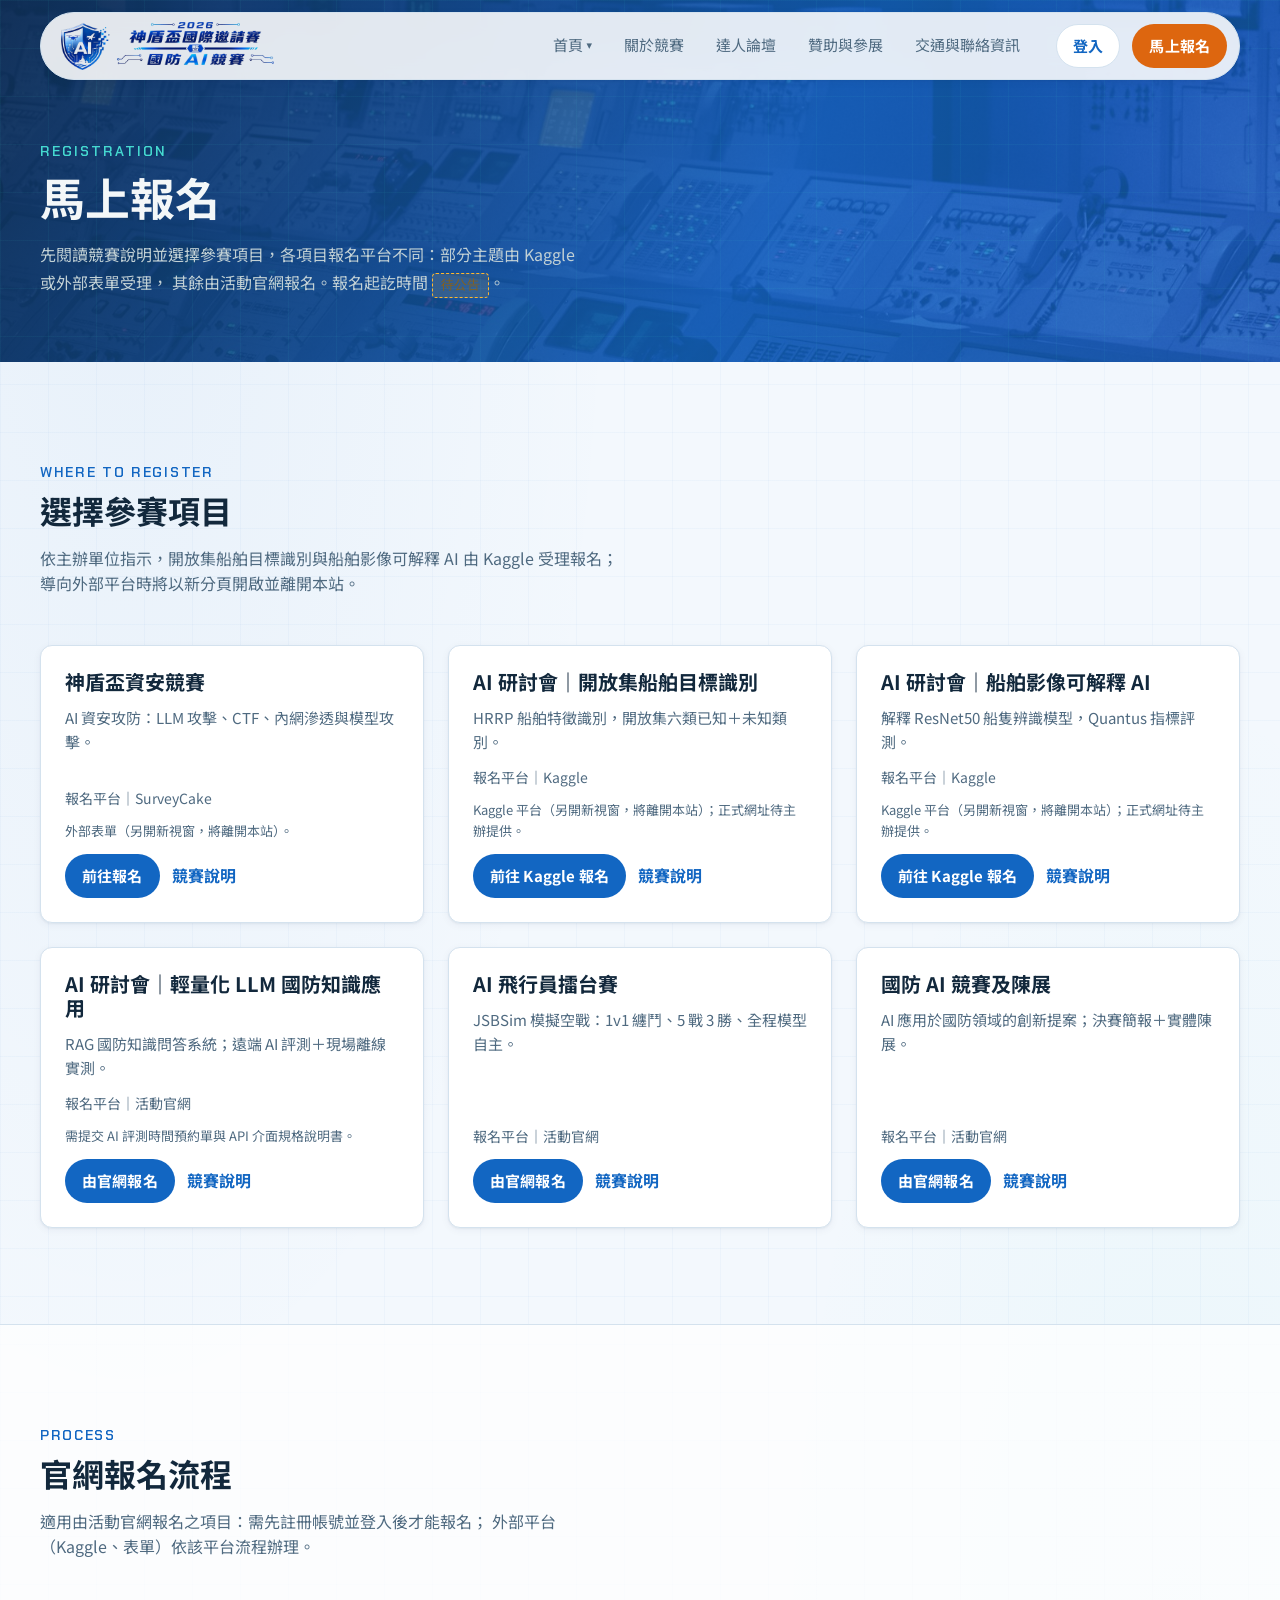
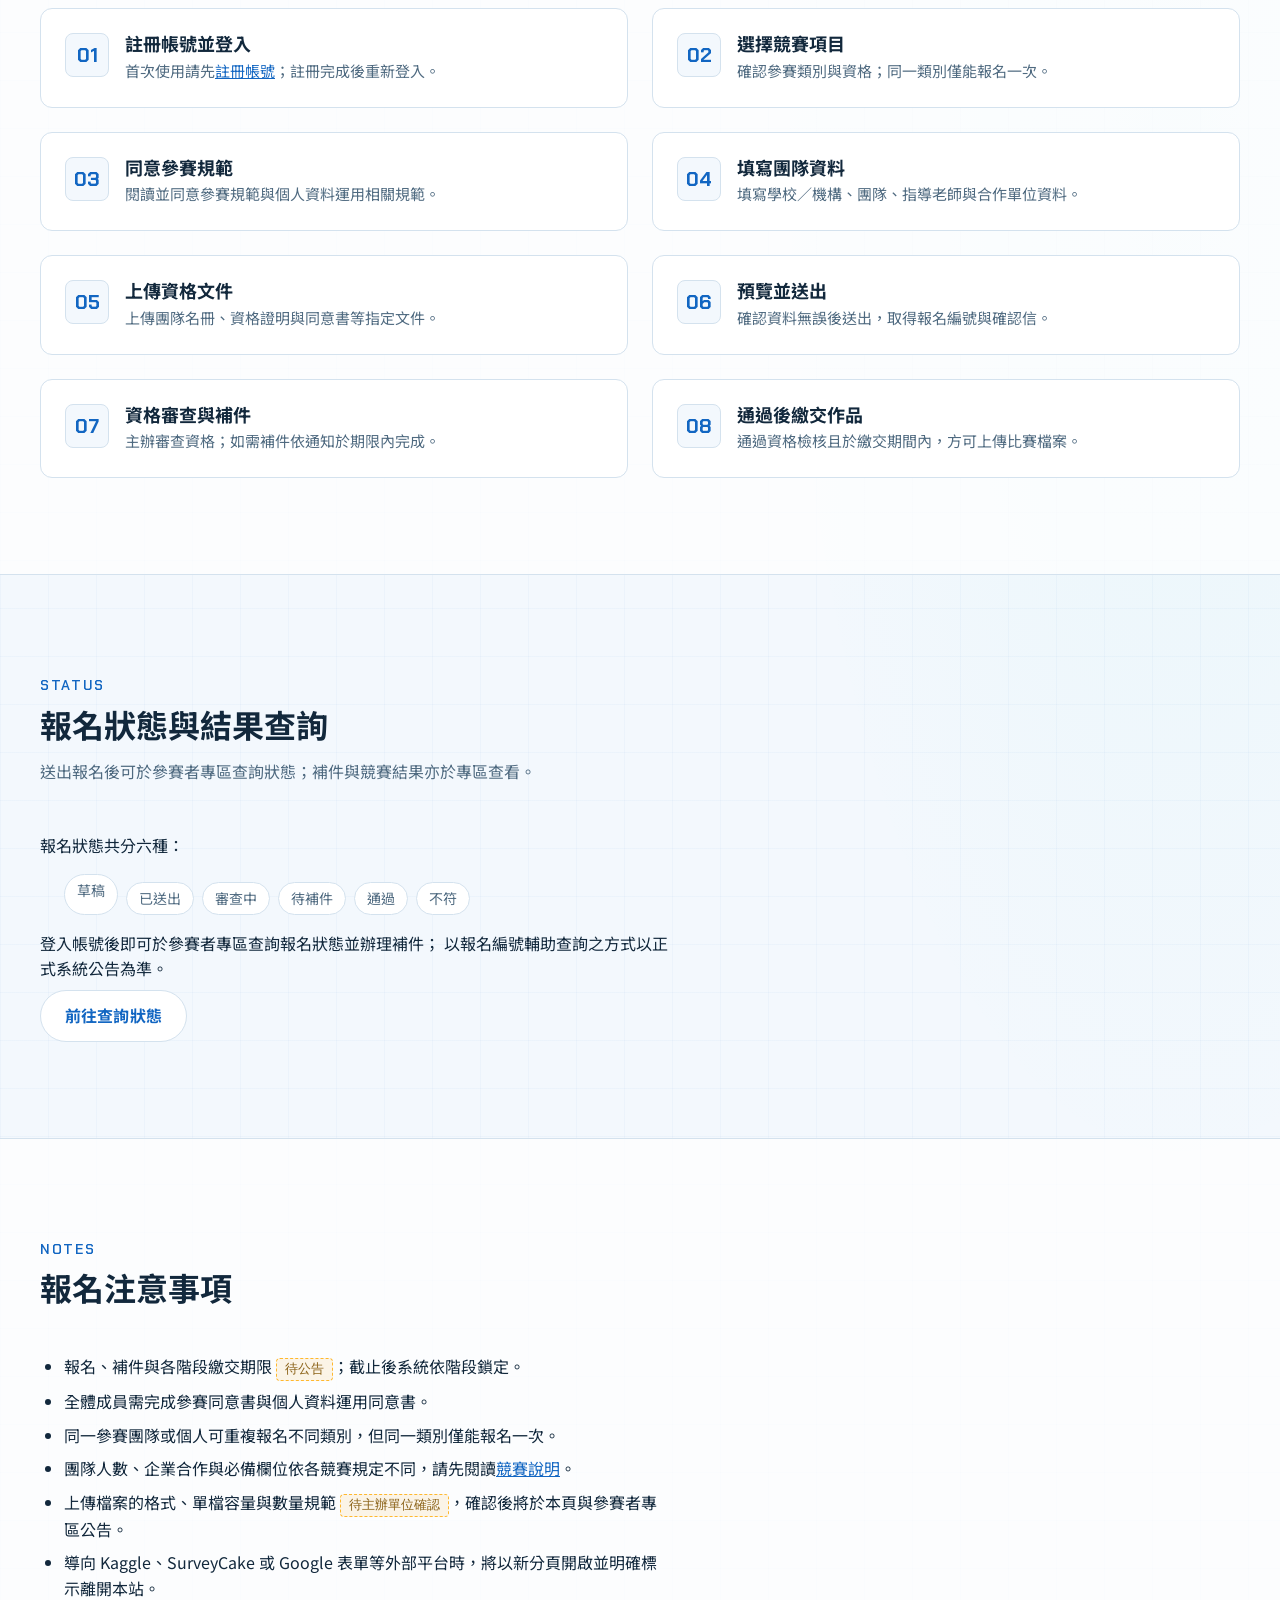
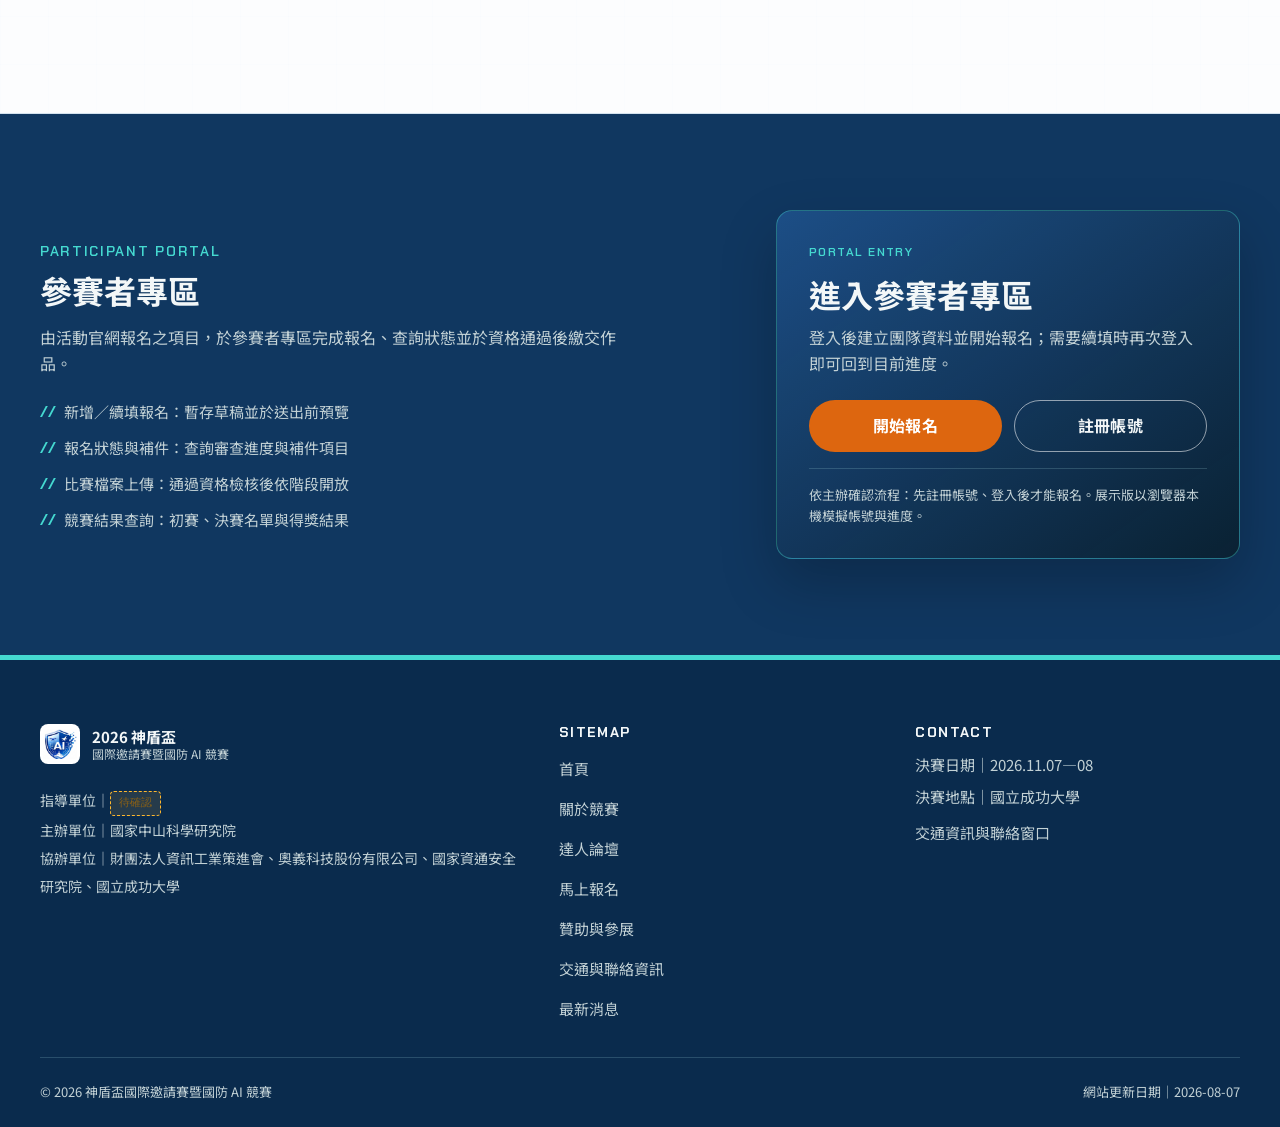
<file: html/register.html>
<!DOCTYPE html>
<html lang="zh-Hant" class="no-js">
<head>
  <meta charset="UTF-8">
  <meta name="viewport" content="width=device-width, initial-scale=1">
  <meta name="description" content="2026 神盾盃國際邀請賽暨國防 AI 競賽報名入口：各競賽報名平台、報名流程、狀態查詢與參賽者專區。">
  <title>馬上報名｜2026 神盾盃國際邀請賽暨國防 AI 競賽</title>
  <link rel="preconnect" href="https://fonts.googleapis.com">
  <link rel="preconnect" href="https://fonts.gstatic.com" crossorigin>
  <link href="https://fonts.googleapis.com/css2?family=Chakra+Petch:wght@500;600;700&family=Noto+Sans+TC:wght@400;500;700&display=swap" rel="stylesheet">
  <link rel="stylesheet" href="../css/main.css">
</head>
<body>
  <a class="skip-link" href="#main-content">跳至主要內容</a>

  <header class="site-header">
    <div class="container site-header__inner">
      <a class="brand" href="index.html">
        <img class="brand__lockup" src="../img/brand/logo-horizontal.png" alt="2026 神盾盃國際邀請賽暨國防 AI 競賽" width="1200" height="270">
      </a>

      <button class="nav-toggle" type="button" aria-expanded="false" aria-controls="site-nav">
        <svg class="icon-menu" viewBox="0 0 24 24" fill="none" stroke="currentColor" stroke-width="2" stroke-linecap="round" aria-hidden="true">
          <line x1="4" y1="7" x2="20" y2="7"/><line x1="4" y1="12" x2="20" y2="12"/><line x1="4" y1="17" x2="20" y2="17"/>
        </svg>
        <svg class="icon-close" viewBox="0 0 24 24" fill="none" stroke="currentColor" stroke-width="2" stroke-linecap="round" aria-hidden="true">
          <line x1="6" y1="6" x2="18" y2="18"/><line x1="18" y1="6" x2="6" y2="18"/>
        </svg>
        <span class="sr-only">開啟主選單</span>
      </button>

      <nav class="site-nav" id="site-nav" aria-label="主選單">
        <ul class="site-nav__list">
          <li class="site-nav__item--has-sub">
            <a class="site-nav__link" href="index.html">首頁<span class="site-nav__caret" aria-hidden="true">▾</span></a>
            <ul class="site-nav__sub">
              <li><a href="index.html#intro">活動介紹</a></li>
              <li><a href="index.html#schedule">活動時程</a></li>
            </ul>
          </li>
          <li><a class="site-nav__link" href="competition.html">關於競賽</a></li>
          <li><a class="site-nav__link" href="forum.html">達人論壇</a></li>
          <li><a class="site-nav__link" href="sponsors.html">贊助與參展</a></li>
          <li><a class="site-nav__link" href="transport-contact.html">交通與聯絡資訊</a></li>
        </ul>
        <a class="btn btn--secondary btn--sm" href="account.html" data-auth-entry>登入</a>
        <a class="btn btn--primary btn--sm" href="register.html">馬上報名</a>
      </nav>
    </div>
  </header>

  <main id="main-content">

    <!-- 頁面標題 -->
    <section class="page-hero" aria-labelledby="page-title">
      <div class="page-hero__photo" aria-hidden="true">
        <img src="../img/unsplash/register.jpg" alt="" width="1600" height="2132" fetchpriority="high">
      </div>
      <div class="container page-hero__inner">
        <span class="page-hero__eyebrow">REGISTRATION</span>
        <h1 class="page-hero__title" id="page-title">馬上報名</h1>
        <p class="page-hero__lede">
          先閱讀競賽說明並選擇參賽項目，各項目報名平台不同：部分主題由 Kaggle 或外部表單受理，
          其餘由活動官網報名。報名起訖時間 <span class="tbd">待公告</span>。
        </p>
      </div>
    </section>

    <!-- 報名平台分流 -->
    <section class="section" id="platforms" aria-labelledby="platforms-title">
      <div class="container">
        <header class="section-header reveal">
          <p class="section-eyebrow">WHERE TO REGISTER</p>
          <h2 class="section-title" id="platforms-title">選擇參賽項目</h2>
          <p class="section-lede">
            依主辦單位指示，開放集船舶目標識別與船舶影像可解釋 AI 由 Kaggle 受理報名；
            導向外部平台時將以新分頁開啟並離開本站。
          </p>
        </header>

        <div class="card-grid card-grid--3">
          <article class="card card--accent-blue reveal">
            <h3 class="card__title">神盾盃資安競賽</h3>
            <p class="card__body">AI 資安攻防：LLM 攻擊、CTF、內網滲透與模型攻擊。</p>
            <p class="route-card__platform">報名平台｜SurveyCake</p>
            <p class="external-hint">外部表單（另開新視窗，將離開本站）。</p>
            <div class="card__actions">
              <a class="btn btn--primary-light btn--sm" href="#" data-register-route="shieldCup">前往報名</a>
              <a class="card__link" href="competition.html#shield-cup">競賽說明</a>
            </div>
          </article>

          <article class="card card--accent-cyan reveal">
            <h3 class="card__title">AI 研討會｜開放集船舶目標識別</h3>
            <p class="card__body">HRRP 船舶特徵識別，開放集六類已知＋未知類別。</p>
            <p class="route-card__platform">報名平台｜Kaggle</p>
            <p class="external-hint">Kaggle 平台（另開新視窗，將離開本站）；正式網址待主辦提供。</p>
            <div class="card__actions">
              <a class="btn btn--primary-light btn--sm" href="#" data-register-route="shipOsr">前往 Kaggle 報名</a>
              <a class="card__link" href="competition.html#ai-seminar">競賽說明</a>
            </div>
          </article>

          <article class="card card--accent-cyan reveal">
            <h3 class="card__title">AI 研討會｜船舶影像可解釋 AI</h3>
            <p class="card__body">解釋 ResNet50 船隻辨識模型，Quantus 指標評測。</p>
            <p class="route-card__platform">報名平台｜Kaggle</p>
            <p class="external-hint">Kaggle 平台（另開新視窗，將離開本站）；正式網址待主辦提供。</p>
            <div class="card__actions">
              <a class="btn btn--primary-light btn--sm" href="#" data-register-route="shipXai">前往 Kaggle 報名</a>
              <a class="card__link" href="competition.html#ai-seminar">競賽說明</a>
            </div>
          </article>

          <article class="card card--accent-cyan reveal">
            <h3 class="card__title">AI 研討會｜輕量化 LLM 國防知識應用</h3>
            <p class="card__body">RAG 國防知識問答系統；遠端 AI 評測＋現場離線實測。</p>
            <p class="route-card__platform">報名平台｜活動官網</p>
            <p class="external-hint">需提交 AI 評測時間預約單與 API 介面規格說明書。</p>
            <div class="card__actions">
              <a class="btn btn--primary-light btn--sm" href="portal.html#profile" data-register-route="llm" data-auth-required>由官網報名</a>
              <a class="card__link" href="competition.html#ai-seminar">競賽說明</a>
            </div>
          </article>

          <article class="card card--accent-warm reveal">
            <h3 class="card__title">AI 飛行員擂台賽</h3>
            <p class="card__body">JSBSim 模擬空戰：1v1 纏鬥、5 戰 3 勝、全程模型自主。</p>
            <p class="route-card__platform">報名平台｜活動官網</p>
            <div class="card__actions">
              <a class="btn btn--primary-light btn--sm" href="portal.html#profile" data-register-route="aiPilot" data-auth-required>由官網報名</a>
              <a class="card__link" href="competition.html#ai-pilot">競賽說明</a>
            </div>
          </article>

          <article class="card card--accent-blue reveal">
            <h3 class="card__title">國防 AI 競賽及陳展</h3>
            <p class="card__body">AI 應用於國防領域的創新提案；決賽簡報＋實體陳展。</p>
            <p class="route-card__platform">報名平台｜活動官網</p>
            <div class="card__actions">
              <a class="btn btn--primary-light btn--sm" href="portal.html#profile" data-register-route="defenseAi" data-auth-required>由官網報名</a>
              <a class="card__link" href="competition.html#defense-ai">競賽說明</a>
            </div>
          </article>
        </div>
      </div>
    </section>

    <!-- 官網報名流程 -->
    <section class="section section--alt" id="flow" aria-labelledby="flow-title">
      <div class="container">
        <header class="section-header reveal">
          <p class="section-eyebrow">PROCESS</p>
          <h2 class="section-title" id="flow-title">官網報名流程</h2>
          <p class="section-lede">
            適用由活動官網報名之項目：需先註冊帳號並登入後才能報名；
            外部平台（Kaggle、表單）依該平台流程辦理。
          </p>
        </header>

        <ol class="steps">
          <li class="step reveal">
            <div>
              <h3 class="step__title">註冊帳號並登入</h3>
              <p class="step__desc">首次使用請先<a href="account.html#signup">註冊帳號</a>；註冊完成後重新登入。</p>
            </div>
          </li>
          <li class="step reveal">
            <div>
              <h3 class="step__title">選擇競賽項目</h3>
              <p class="step__desc">確認參賽類別與資格；同一類別僅能報名一次。</p>
            </div>
          </li>
          <li class="step reveal">
            <div>
              <h3 class="step__title">同意參賽規範</h3>
              <p class="step__desc">閱讀並同意參賽規範與個人資料運用相關規範。</p>
            </div>
          </li>
          <li class="step reveal">
            <div>
              <h3 class="step__title">填寫團隊資料</h3>
              <p class="step__desc">填寫學校／機構、團隊、指導老師與合作單位資料。</p>
            </div>
          </li>
          <li class="step reveal">
            <div>
              <h3 class="step__title">上傳資格文件</h3>
              <p class="step__desc">上傳團隊名冊、資格證明與同意書等指定文件。</p>
            </div>
          </li>
          <li class="step reveal">
            <div>
              <h3 class="step__title">預覽並送出</h3>
              <p class="step__desc">確認資料無誤後送出，取得報名編號與確認信。</p>
            </div>
          </li>
          <li class="step reveal">
            <div>
              <h3 class="step__title">資格審查與補件</h3>
              <p class="step__desc">主辦審查資格；如需補件依通知於期限內完成。</p>
            </div>
          </li>
          <li class="step reveal">
            <div>
              <h3 class="step__title">通過後繳交作品</h3>
              <p class="step__desc">通過資格檢核且於繳交期間內，方可上傳比賽檔案。</p>
            </div>
          </li>
        </ol>
      </div>
    </section>

    <!-- 狀態查詢 -->
    <section class="section" id="status" aria-labelledby="status-title">
      <div class="container">
        <header class="section-header reveal">
          <p class="section-eyebrow">STATUS</p>
          <h2 class="section-title" id="status-title">報名狀態與結果查詢</h2>
          <p class="section-lede">送出報名後可於參賽者專區查詢狀態；補件與競賽結果亦於專區查看。</p>
        </header>

        <div class="prose reveal">
          <p>報名狀態共分六種：</p>
          <ul class="status-legend" aria-label="報名狀態種類">
            <li>草稿</li>
            <li>已送出</li>
            <li>審查中</li>
            <li>待補件</li>
            <li>通過</li>
            <li>不符</li>
          </ul>
          <p style="margin-block-start: var(--space-4);">
            登入帳號後即可於參賽者專區查詢報名狀態並辦理補件；
            以報名編號輔助查詢之方式以正式系統公告為準。
          </p>
          <div class="card__actions">
            <a class="btn btn--secondary" href="portal.html#result" data-auth-required>前往查詢狀態</a>
          </div>
        </div>
      </div>
    </section>

    <!-- 注意事項 -->
    <section class="section section--alt" aria-labelledby="notes-title">
      <div class="container">
        <header class="section-header reveal">
          <p class="section-eyebrow">NOTES</p>
          <h2 class="section-title" id="notes-title">報名注意事項</h2>
        </header>

        <div class="prose reveal">
          <ul>
            <li>報名、補件與各階段繳交期限 <span class="tbd">待公告</span>；截止後系統依階段鎖定。</li>
            <li>全體成員需完成參賽同意書與個人資料運用同意書。</li>
            <li>同一參賽團隊或個人可重複報名不同類別，但同一類別僅能報名一次。</li>
            <li>團隊人數、企業合作與必備欄位依各競賽規定不同，請先閱讀<a href="competition.html">競賽說明</a>。</li>
            <li id="upload-rule-note">上傳檔案的格式、單檔容量與數量規範 <span class="tbd">待主辦單位確認</span>，確認後將於本頁與參賽者專區公告。</li>
            <li>導向 Kaggle、SurveyCake 或 Google 表單等外部平台時，將以新分頁開啟並明確標示離開本站。</li>
          </ul>
        </div>
      </div>
    </section>

    <!-- 參賽者專區入口 -->
    <section class="section section--dark" id="registration-portal" aria-labelledby="portal-title">
      <div class="container portal-preview">
        <div class="reveal">
          <header class="section-header" style="margin-block-end: var(--space-6);">
            <p class="section-eyebrow">PARTICIPANT PORTAL</p>
            <h2 class="section-title" id="portal-title">參賽者專區</h2>
            <p class="section-lede">
              由活動官網報名之項目，於參賽者專區完成報名、查詢狀態並於資格通過後繳交作品。
            </p>
          </header>
          <ul class="portal-preview__list">
            <li>新增／續填報名：暫存草稿並於送出前預覽</li>
            <li>報名狀態與補件：查詢審查進度與補件項目</li>
            <li>比賽檔案上傳：通過資格檢核後依階段開放</li>
            <li>競賽結果查詢：初賽、決賽名單與得獎結果</li>
          </ul>
        </div>

        <article class="portal-entry-card reveal" aria-labelledby="entry-title">
          <p class="portal-entry-card__eyebrow">PORTAL ENTRY</p>
          <h3 class="portal-entry-card__title" id="entry-title">進入參賽者專區</h3>
          <p class="portal-entry-card__desc">登入後建立團隊資料並開始報名；需要續填時再次登入即可回到目前進度。</p>
          <div class="portal-entry-card__actions">
            <a class="btn btn--primary" href="portal.html#profile" data-auth-required>開始報名</a>
            <a class="btn btn--secondary-light" href="account.html#signup">註冊帳號</a>
          </div>
          <p class="portal-entry-card__note">依主辦確認流程：先註冊帳號、登入後才能報名。展示版以瀏覽器本機模擬帳號與進度。</p>
        </article>
      </div>
    </section>
  </main>

  <footer class="site-footer">
    <div class="container site-footer__inner">
      <div class="site-footer__brand">
        <a class="brand" href="index.html">
          <img class="brand__mark brand__mark--logo" src="../img/brand/shield.png" alt="" width="400" height="351">
          <span class="brand__text">
            <span>2026 神盾盃</span>
            <small>國際邀請賽暨國防 AI 競賽</small>
          </span>
        </a>
        <p class="site-footer__units">
          指導單位｜<span class="tbd">待確認</span><br>
          主辦單位｜<span data-config="organizers.host">國家中山科學研究院</span><br>
          協辦單位｜<span data-config="organizers.coOrganizersText">財團法人資訊工業策進會、奧義科技股份有限公司、國家資通安全研究院、國立成功大學</span>
        </p>
      </div>

      <nav aria-label="頁尾選單">
        <h2>SITEMAP</h2>
        <ul>
          <li><a href="index.html">首頁</a></li>
          <li><a href="competition.html">關於競賽</a></li>
          <li><a href="forum.html">達人論壇</a></li>
          <li><a href="register.html">馬上報名</a></li>
          <li><a href="sponsors.html">贊助與參展</a></li>
          <li><a href="transport-contact.html">交通與聯絡資訊</a></li>
          <li><a href="news.html">最新消息</a></li>
        </ul>
      </nav>

      <div>
        <h2>CONTACT</h2>
        <ul>
          <li>決賽日期｜<span data-config="event.finalDateText">2026.11.07—08</span></li>
          <li>決賽地點｜<span data-config="event.finalVenue">國立成功大學</span></li>
          <li><a href="transport-contact.html">交通資訊與聯絡窗口</a></li>
        </ul>
      </div>
    </div>

    <div class="container site-footer__bottom">
      <p>© 2026 神盾盃國際邀請賽暨國防 AI 競賽</p>
      <p>網站更新日期｜<span data-config="event.siteUpdatedAt">2026-08-06</span></p>
    </div>
  </footer>

  <p id="demo-status" class="demo-status" role="status" aria-live="polite"></p>

  <script src="../js/site-config.js"></script>
  <script src="../js/main.js"></script>
  <script src="../js/auth.js"></script>
</body>
</html>
</file>
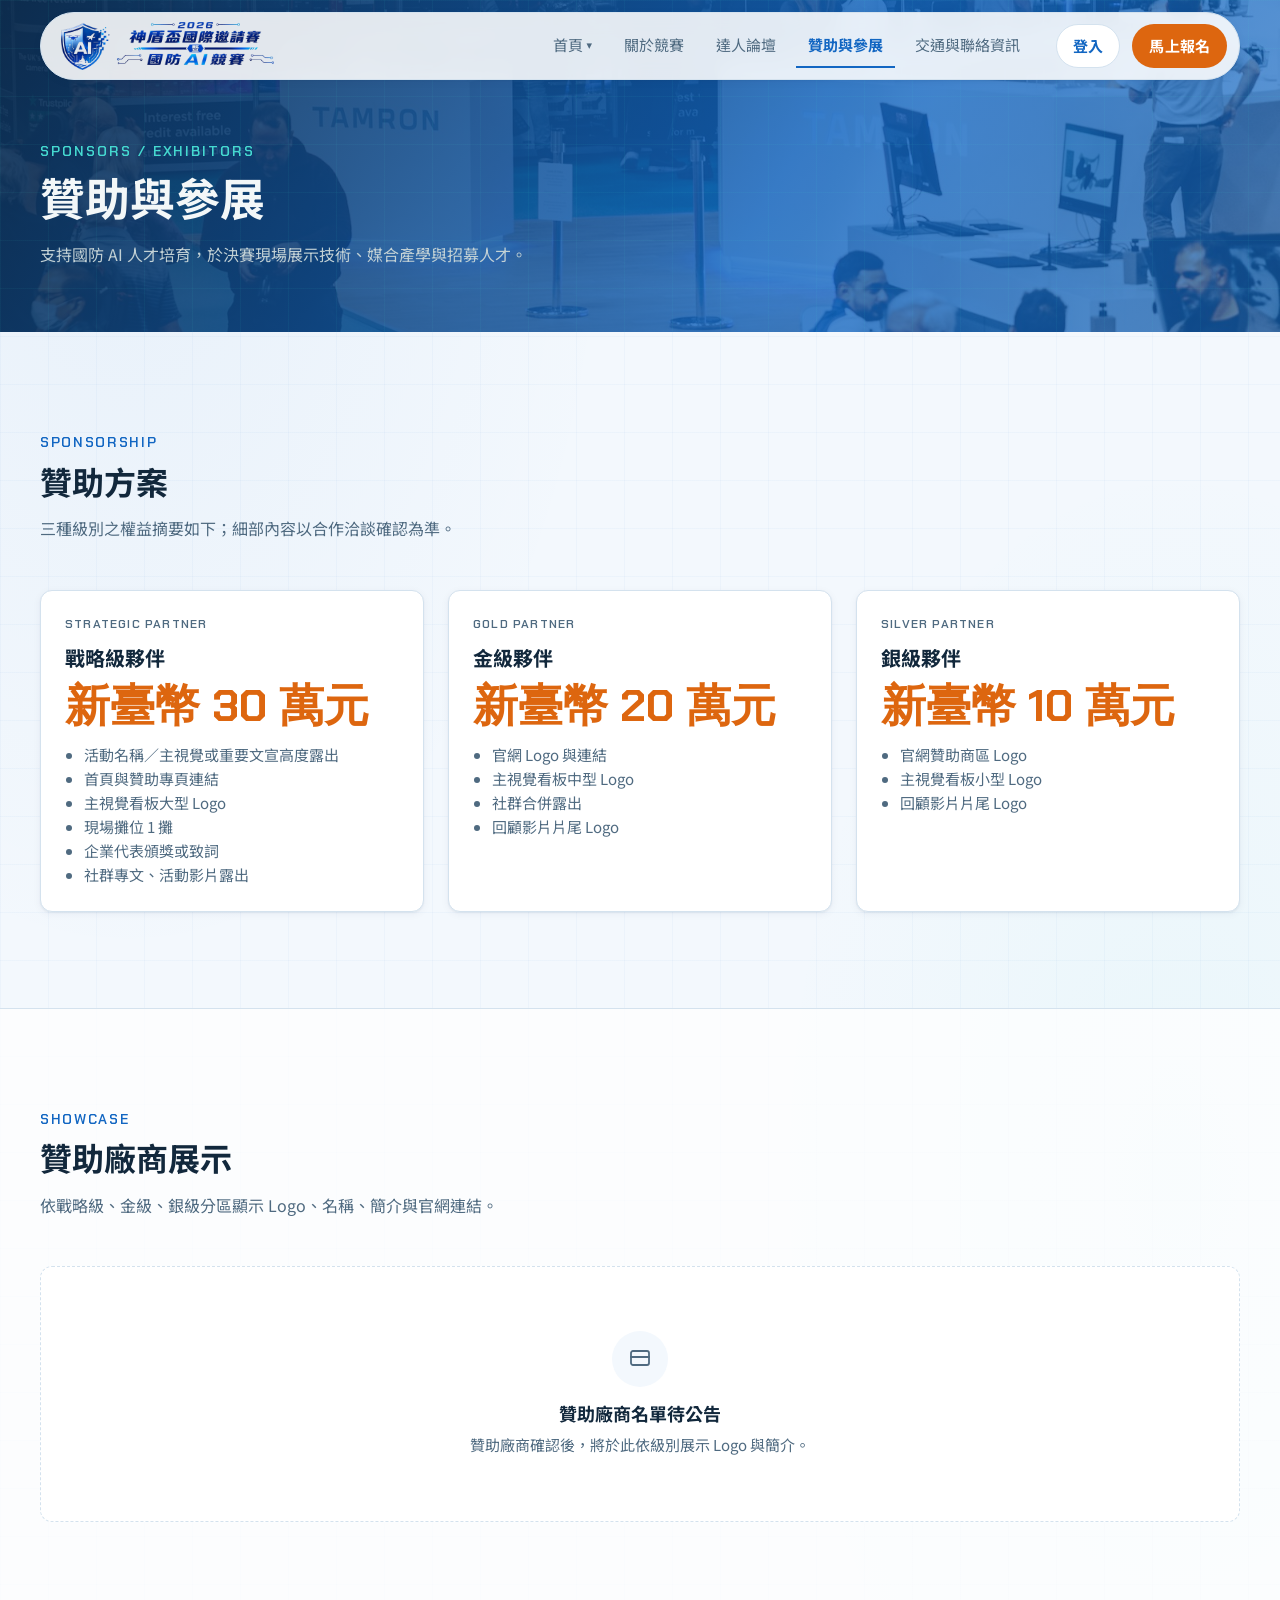
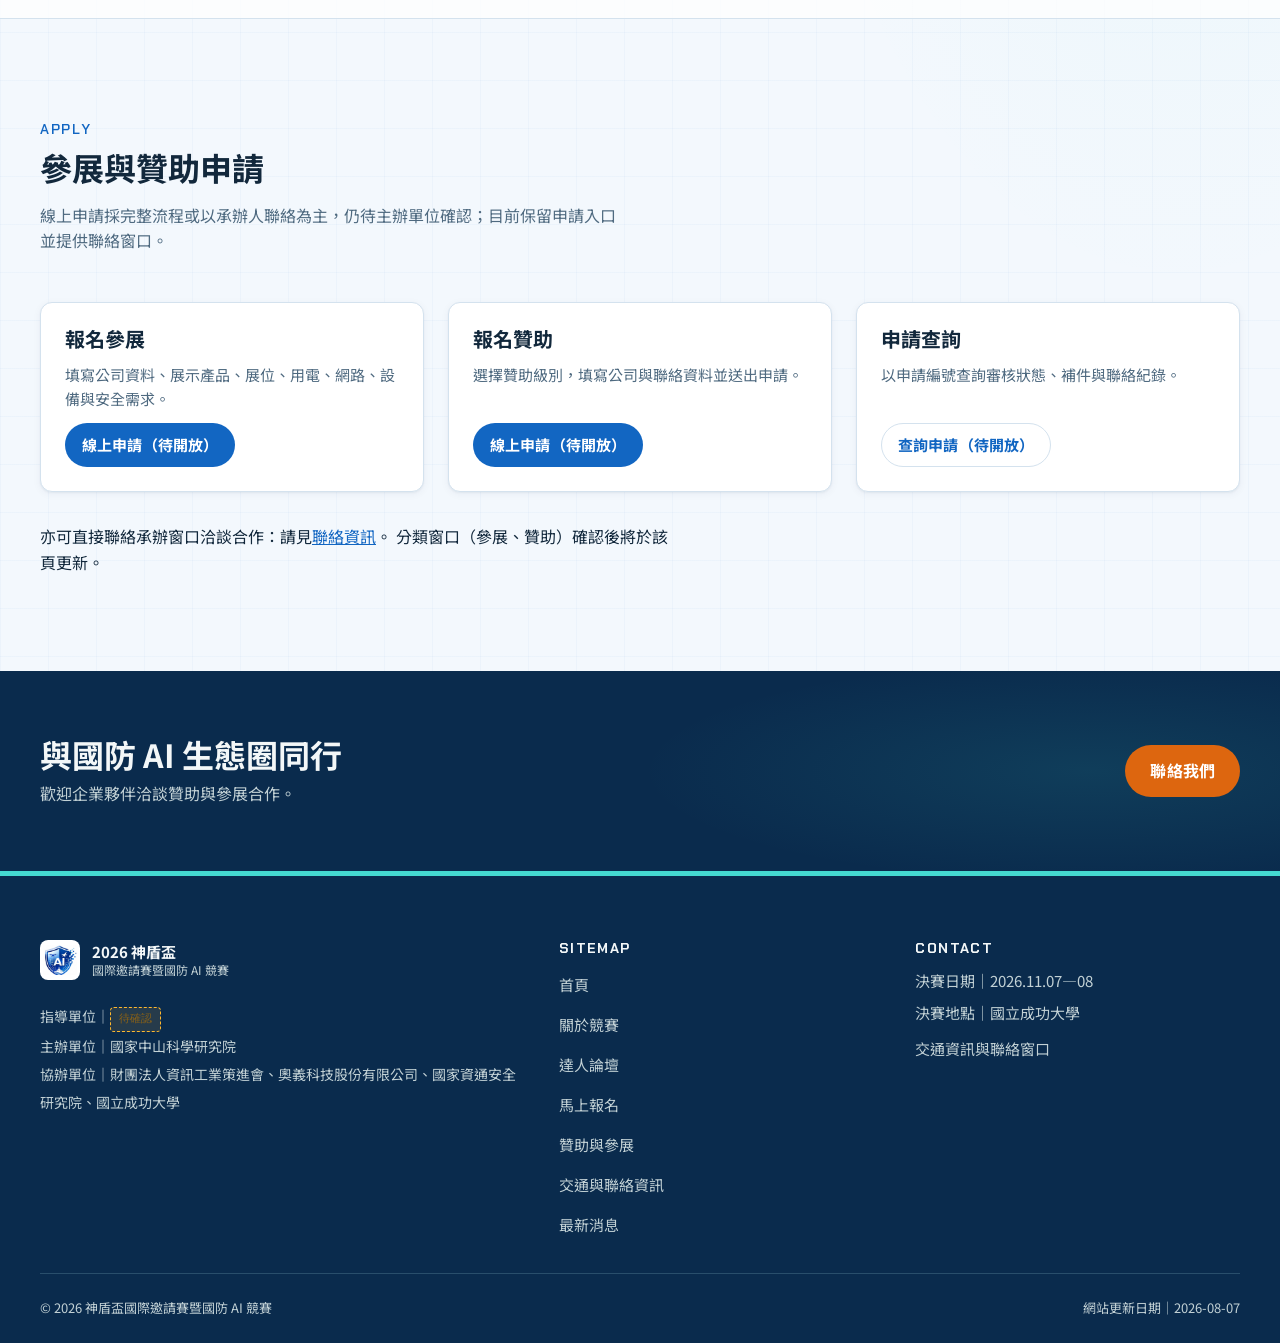
<file: html/sponsors.html>
<!DOCTYPE html>
<html lang="zh-Hant" class="no-js">
<head>
  <meta charset="UTF-8">
  <meta name="viewport" content="width=device-width, initial-scale=1">
  <meta name="description" content="2026 神盾盃國際邀請賽暨國防 AI 競賽贊助方案、廠商參展資訊與線上申請。">
  <title>贊助與參展｜2026 神盾盃國際邀請賽暨國防 AI 競賽</title>
  <link rel="preconnect" href="https://fonts.googleapis.com">
  <link rel="preconnect" href="https://fonts.gstatic.com" crossorigin>
  <link href="https://fonts.googleapis.com/css2?family=Chakra+Petch:wght@500;600;700&family=Noto+Sans+TC:wght@400;500;700&display=swap" rel="stylesheet">
  <link rel="stylesheet" href="../css/main.css">
</head>
<body>
  <a class="skip-link" href="#main-content">跳至主要內容</a>

  <header class="site-header">
    <div class="container site-header__inner">
      <a class="brand" href="index.html">
        <img class="brand__lockup" src="../img/brand/logo-horizontal.png" alt="2026 神盾盃國際邀請賽暨國防 AI 競賽" width="1200" height="270">
      </a>

      <button class="nav-toggle" type="button" aria-expanded="false" aria-controls="site-nav">
        <svg class="icon-menu" viewBox="0 0 24 24" fill="none" stroke="currentColor" stroke-width="2" stroke-linecap="round" aria-hidden="true">
          <line x1="4" y1="7" x2="20" y2="7"/><line x1="4" y1="12" x2="20" y2="12"/><line x1="4" y1="17" x2="20" y2="17"/>
        </svg>
        <svg class="icon-close" viewBox="0 0 24 24" fill="none" stroke="currentColor" stroke-width="2" stroke-linecap="round" aria-hidden="true">
          <line x1="6" y1="6" x2="18" y2="18"/><line x1="18" y1="6" x2="6" y2="18"/>
        </svg>
        <span class="sr-only">開啟主選單</span>
      </button>

      <nav class="site-nav" id="site-nav" aria-label="主選單">
        <ul class="site-nav__list">
          <li class="site-nav__item--has-sub">
            <a class="site-nav__link" href="index.html">首頁<span class="site-nav__caret" aria-hidden="true">▾</span></a>
            <ul class="site-nav__sub">
              <li><a href="index.html#intro">活動介紹</a></li>
              <li><a href="index.html#schedule">活動時程</a></li>
            </ul>
          </li>
          <li><a class="site-nav__link" href="competition.html">關於競賽</a></li>
          <li><a class="site-nav__link" href="forum.html">達人論壇</a></li>
          <li><a class="site-nav__link" href="sponsors.html" aria-current="page">贊助與參展</a></li>
          <li><a class="site-nav__link" href="transport-contact.html">交通與聯絡資訊</a></li>
        </ul>
        <a class="btn btn--secondary btn--sm" href="account.html" data-auth-entry>登入</a>
        <a class="btn btn--primary btn--sm" href="register.html">馬上報名</a>
      </nav>
    </div>
  </header>

  <main id="main-content">

    <!-- 頁面標題 -->
    <section class="page-hero" aria-labelledby="page-title">
      <div class="page-hero__photo" aria-hidden="true">
        <img src="../img/unsplash/sponsors.jpg" alt="" width="1600" height="1600" fetchpriority="high">
      </div>
      <div class="container page-hero__inner">
        <span class="page-hero__eyebrow">SPONSORS / EXHIBITORS</span>
        <h1 class="page-hero__title" id="page-title">贊助與參展</h1>
        <p class="page-hero__lede">
          支持國防 AI 人才培育，於決賽現場展示技術、媒合產學與招募人才。
        </p>
      </div>
    </section>

    <!-- 贊助方案 -->
    <section class="section" id="plans" aria-labelledby="plans-title">
      <div class="container">
        <header class="section-header reveal">
          <p class="section-eyebrow">SPONSORSHIP</p>
          <h2 class="section-title" id="plans-title">贊助方案</h2>
          <p class="section-lede">三種級別之權益摘要如下；細部內容以合作洽談確認為準。</p>
        </header>

        <div class="card-grid card-grid--3">
          <article class="card card--accent-warm reveal">
            <p class="card__eyebrow">STRATEGIC PARTNER</p>
            <h3 class="card__title">戰略級夥伴</h3>
            <p class="prize-card__value">新臺幣 30 萬元</p>
            <ul class="card__body" style="padding-inline-start: 1.25em;">
              <li>活動名稱／主視覺或重要文宣高度露出</li>
              <li>首頁與贊助專頁連結</li>
              <li>主視覺看板大型 Logo</li>
              <li>現場攤位 1 攤</li>
              <li>企業代表頒獎或致詞</li>
              <li>社群專文、活動影片露出</li>
            </ul>
          </article>

          <article class="card card--accent-blue reveal">
            <p class="card__eyebrow">GOLD PARTNER</p>
            <h3 class="card__title">金級夥伴</h3>
            <p class="prize-card__value">新臺幣 20 萬元</p>
            <ul class="card__body" style="padding-inline-start: 1.25em;">
              <li>官網 Logo 與連結</li>
              <li>主視覺看板中型 Logo</li>
              <li>社群合併露出</li>
              <li>回顧影片片尾 Logo</li>
            </ul>
          </article>

          <article class="card card--accent-cyan reveal">
            <p class="card__eyebrow">SILVER PARTNER</p>
            <h3 class="card__title">銀級夥伴</h3>
            <p class="prize-card__value">新臺幣 10 萬元</p>
            <ul class="card__body" style="padding-inline-start: 1.25em;">
              <li>官網贊助商區 Logo</li>
              <li>主視覺看板小型 Logo</li>
              <li>回顧影片片尾 Logo</li>
            </ul>
          </article>
        </div>
      </div>
    </section>

    <!-- 贊助廠商展示 -->
    <section class="section section--alt" id="showcase" aria-labelledby="showcase-title">
      <div class="container">
        <header class="section-header reveal">
          <p class="section-eyebrow">SHOWCASE</p>
          <h2 class="section-title" id="showcase-title">贊助廠商展示</h2>
          <p class="section-lede">依戰略級、金級、銀級分區顯示 Logo、名稱、簡介與官網連結。</p>
        </header>

        <div class="empty-state reveal">
          <div class="empty-state__icon" aria-hidden="true">
            <svg width="24" height="24" viewBox="0 0 24 24" fill="none" stroke="currentColor" stroke-width="1.8" stroke-linecap="round" stroke-linejoin="round">
              <rect x="3" y="4" width="18" height="14" rx="2"/><line x1="3" y1="10" x2="21" y2="10"/>
            </svg>
          </div>
          <h3 class="empty-state__title">贊助廠商名單待公告</h3>
          <p class="empty-state__desc">贊助廠商確認後，將於此依級別展示 Logo 與簡介。</p>
        </div>
      </div>
    </section>

    <!-- 參展與贊助申請 -->
    <section class="section" id="apply" aria-labelledby="apply-title">
      <div class="container">
        <header class="section-header reveal">
          <p class="section-eyebrow">APPLY</p>
          <h2 class="section-title" id="apply-title">參展與贊助申請</h2>
          <p class="section-lede">
            線上申請採完整流程或以承辦人聯絡為主，仍待主辦單位確認；目前保留申請入口並提供聯絡窗口。
          </p>
        </header>

        <div class="card-grid card-grid--3">
          <article class="card reveal">
            <h3 class="card__title">報名參展</h3>
            <p class="card__body">填寫公司資料、展示產品、展位、用電、網路、設備與安全需求。</p>
            <div class="card__actions">
              <button class="btn btn--primary-light btn--sm" type="button" data-unavailable="參展申請表單尚待主辦單位確認申請流程後開放；可先透過聯絡窗口洽詢。">線上申請（待開放）</button>
            </div>
          </article>
          <article class="card reveal">
            <h3 class="card__title">報名贊助</h3>
            <p class="card__body">選擇贊助級別，填寫公司與聯絡資料並送出申請。</p>
            <div class="card__actions">
              <button class="btn btn--primary-light btn--sm" type="button" data-unavailable="贊助申請表單尚待主辦單位確認申請流程後開放；可先透過聯絡窗口洽詢。">線上申請（待開放）</button>
            </div>
          </article>
          <article class="card reveal">
            <h3 class="card__title">申請查詢</h3>
            <p class="card__body">以申請編號查詢審核狀態、補件與聯絡紀錄。</p>
            <div class="card__actions">
              <button class="btn btn--secondary btn--sm" type="button" data-unavailable="申請查詢功能將於線上申請開放後同步提供。">查詢申請（待開放）</button>
            </div>
          </article>
        </div>

        <div class="prose reveal" style="margin-block-start: var(--space-8);">
          <p>
            亦可直接聯絡承辦窗口洽談合作：請見<a href="transport-contact.html#contact">聯絡資訊</a>。
            分類窗口（參展、贊助）確認後將於該頁更新。
          </p>
        </div>
      </div>
    </section>

    <!-- CTA -->
    <section class="cta-band" aria-labelledby="cta-title">
      <div class="container cta-band__inner">
        <div>
          <h2 class="cta-band__title" id="cta-title">與國防 AI 生態圈同行</h2>
          <p class="cta-band__desc">歡迎企業夥伴洽談贊助與參展合作。</p>
        </div>
        <a class="btn btn--primary" href="transport-contact.html#contact">聯絡我們</a>
      </div>
    </section>
  </main>

  <footer class="site-footer">
    <div class="container site-footer__inner">
      <div class="site-footer__brand">
        <a class="brand" href="index.html">
          <img class="brand__mark brand__mark--logo" src="../img/brand/shield.png" alt="" width="400" height="351">
          <span class="brand__text">
            <span>2026 神盾盃</span>
            <small>國際邀請賽暨國防 AI 競賽</small>
          </span>
        </a>
        <p class="site-footer__units">
          指導單位｜<span class="tbd">待確認</span><br>
          主辦單位｜<span data-config="organizers.host">國家中山科學研究院</span><br>
          協辦單位｜<span data-config="organizers.coOrganizersText">財團法人資訊工業策進會、奧義科技股份有限公司、國家資通安全研究院、國立成功大學</span>
        </p>
      </div>

      <nav aria-label="頁尾選單">
        <h2>SITEMAP</h2>
        <ul>
          <li><a href="index.html">首頁</a></li>
          <li><a href="competition.html">關於競賽</a></li>
          <li><a href="forum.html">達人論壇</a></li>
          <li><a href="register.html">馬上報名</a></li>
          <li><a href="sponsors.html">贊助與參展</a></li>
          <li><a href="transport-contact.html">交通與聯絡資訊</a></li>
          <li><a href="news.html">最新消息</a></li>
        </ul>
      </nav>

      <div>
        <h2>CONTACT</h2>
        <ul>
          <li>決賽日期｜<span data-config="event.finalDateText">2026.11.07—08</span></li>
          <li>決賽地點｜<span data-config="event.finalVenue">國立成功大學</span></li>
          <li><a href="transport-contact.html">交通資訊與聯絡窗口</a></li>
        </ul>
      </div>
    </div>

    <div class="container site-footer__bottom">
      <p>© 2026 神盾盃國際邀請賽暨國防 AI 競賽</p>
      <p>網站更新日期｜<span data-config="event.siteUpdatedAt">2026-08-06</span></p>
    </div>
  </footer>

  <p id="demo-status" class="demo-status" role="status" aria-live="polite"></p>

  <script src="../js/site-config.js"></script>
  <script src="../js/main.js"></script>
  <script src="../js/auth.js"></script>
</body>
</html>
</file>
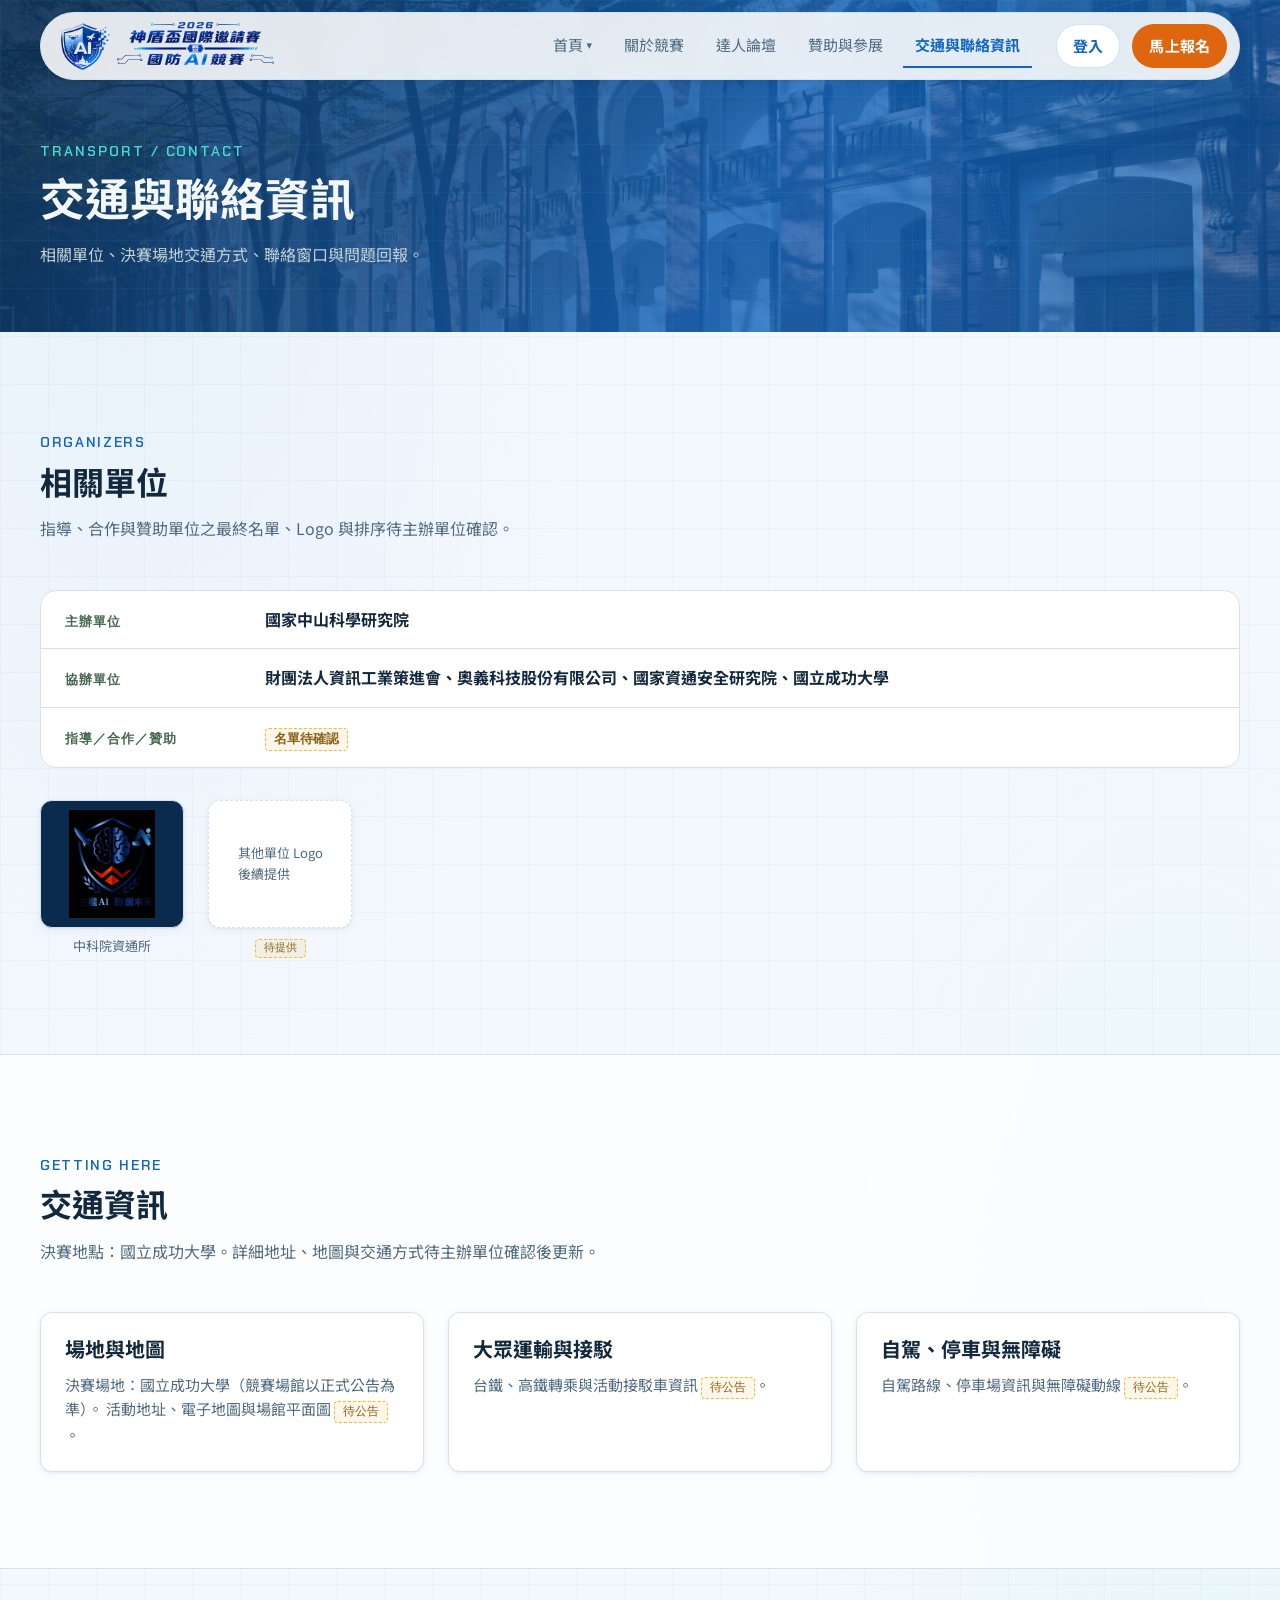
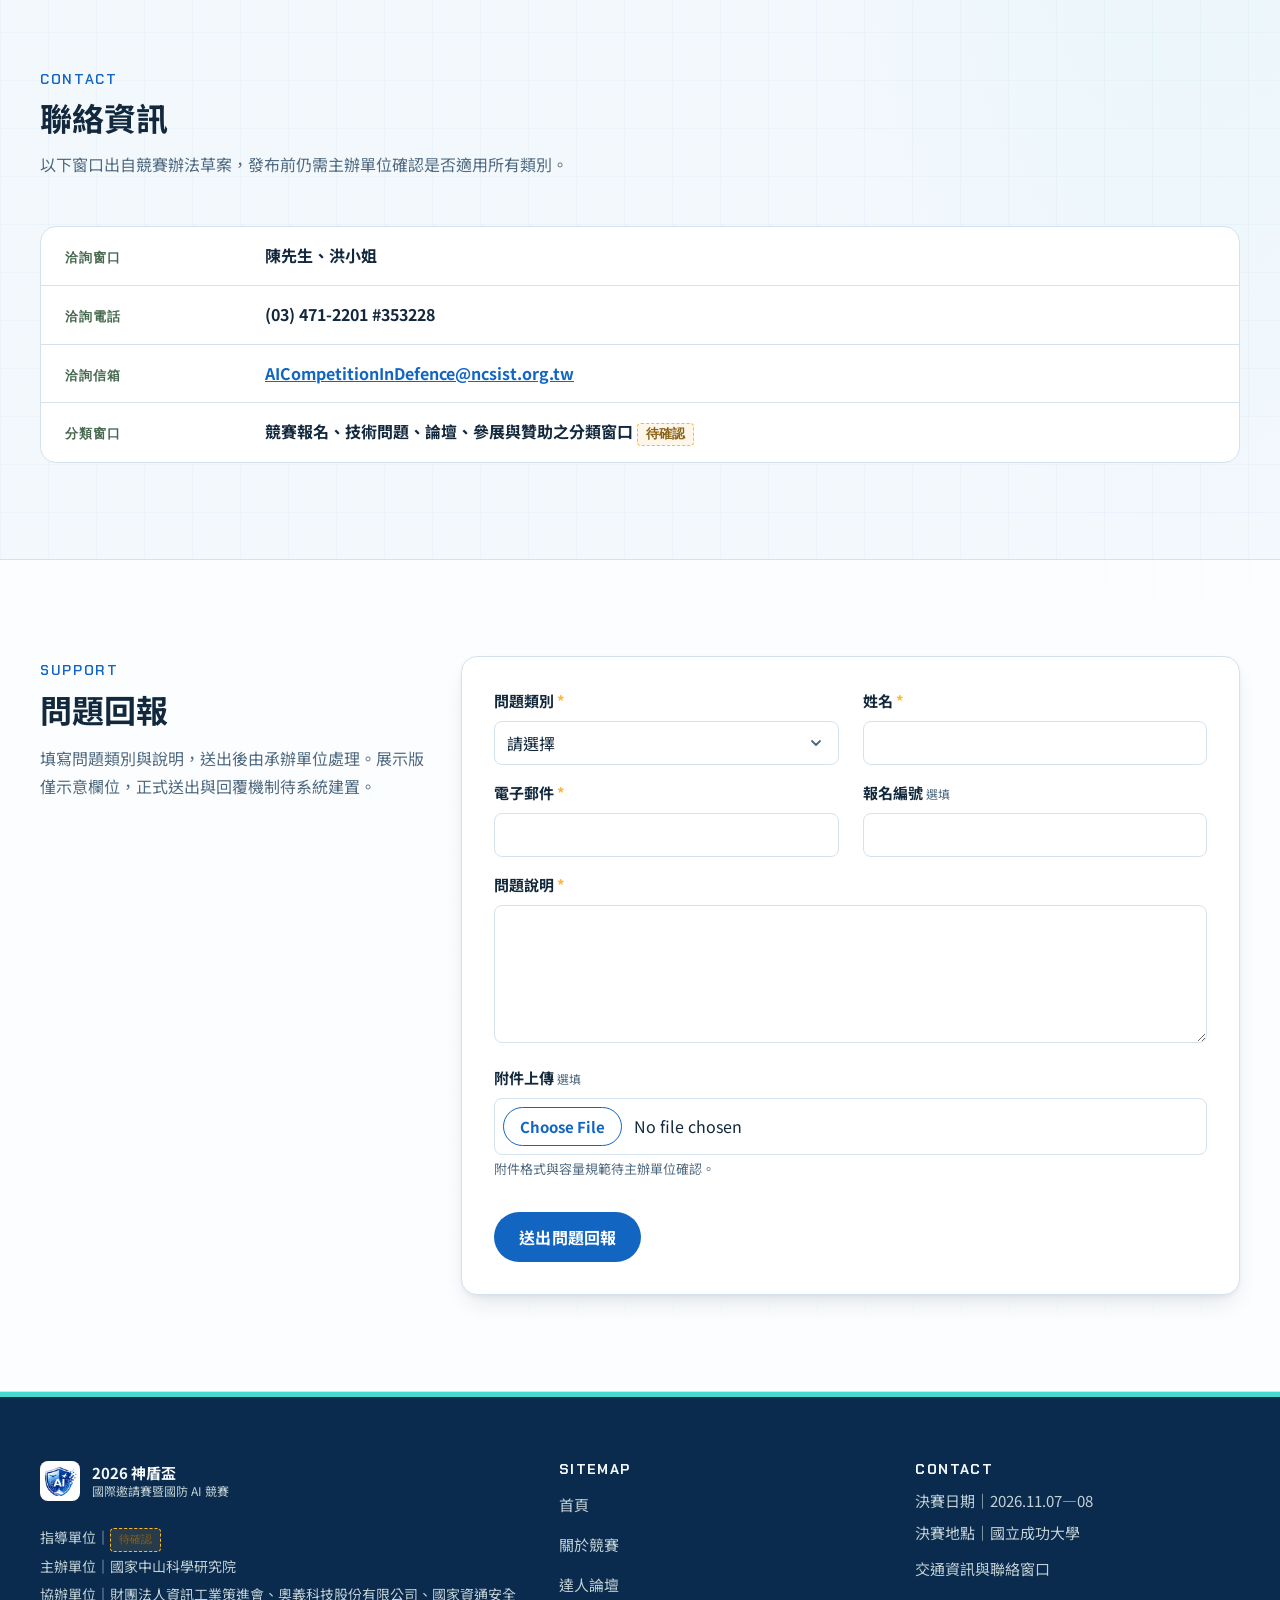
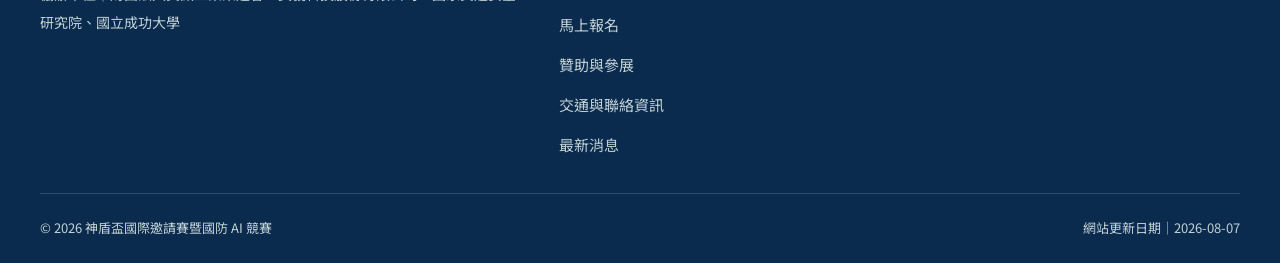
<file: html/transport-contact.html>
<!DOCTYPE html>
<html lang="zh-Hant" class="no-js">
<head>
  <meta charset="UTF-8">
  <meta name="viewport" content="width=device-width, initial-scale=1">
  <meta name="description" content="2026 神盾盃國際邀請賽暨國防 AI 競賽：相關單位、交通資訊、聯絡窗口與問題回報。">
  <title>交通與聯絡資訊｜2026 神盾盃國際邀請賽暨國防 AI 競賽</title>
  <link rel="preconnect" href="https://fonts.googleapis.com">
  <link rel="preconnect" href="https://fonts.gstatic.com" crossorigin>
  <link href="https://fonts.googleapis.com/css2?family=Chakra+Petch:wght@500;600;700&family=Noto+Sans+TC:wght@400;500;700&display=swap" rel="stylesheet">
  <link rel="stylesheet" href="../css/main.css">
</head>
<body>
  <a class="skip-link" href="#main-content">跳至主要內容</a>

  <header class="site-header">
    <div class="container site-header__inner">
      <a class="brand" href="index.html">
        <img class="brand__lockup" src="../img/brand/logo-horizontal.png" alt="2026 神盾盃國際邀請賽暨國防 AI 競賽" width="1200" height="270">
      </a>

      <button class="nav-toggle" type="button" aria-expanded="false" aria-controls="site-nav">
        <svg class="icon-menu" viewBox="0 0 24 24" fill="none" stroke="currentColor" stroke-width="2" stroke-linecap="round" aria-hidden="true">
          <line x1="4" y1="7" x2="20" y2="7"/><line x1="4" y1="12" x2="20" y2="12"/><line x1="4" y1="17" x2="20" y2="17"/>
        </svg>
        <svg class="icon-close" viewBox="0 0 24 24" fill="none" stroke="currentColor" stroke-width="2" stroke-linecap="round" aria-hidden="true">
          <line x1="6" y1="6" x2="18" y2="18"/><line x1="18" y1="6" x2="6" y2="18"/>
        </svg>
        <span class="sr-only">開啟主選單</span>
      </button>

      <nav class="site-nav" id="site-nav" aria-label="主選單">
        <ul class="site-nav__list">
          <li class="site-nav__item--has-sub">
            <a class="site-nav__link" href="index.html">首頁<span class="site-nav__caret" aria-hidden="true">▾</span></a>
            <ul class="site-nav__sub">
              <li><a href="index.html#intro">活動介紹</a></li>
              <li><a href="index.html#schedule">活動時程</a></li>
            </ul>
          </li>
          <li><a class="site-nav__link" href="competition.html">關於競賽</a></li>
          <li><a class="site-nav__link" href="forum.html">達人論壇</a></li>
          <li><a class="site-nav__link" href="sponsors.html">贊助與參展</a></li>
          <li><a class="site-nav__link" href="transport-contact.html" aria-current="page">交通與聯絡資訊</a></li>
        </ul>
        <a class="btn btn--secondary btn--sm" href="account.html" data-auth-entry>登入</a>
        <a class="btn btn--primary btn--sm" href="register.html">馬上報名</a>
      </nav>
    </div>
  </header>

  <main id="main-content">

    <!-- 頁面標題 -->
    <section class="page-hero" aria-labelledby="page-title">
      <div class="page-hero__photo" aria-hidden="true">
        <img src="../img/unsplash/transport.jpg" alt="" width="1600" height="1065" fetchpriority="high">
      </div>
      <div class="container page-hero__inner">
        <span class="page-hero__eyebrow">TRANSPORT / CONTACT</span>
        <h1 class="page-hero__title" id="page-title">交通與聯絡資訊</h1>
        <p class="page-hero__lede">相關單位、決賽場地交通方式、聯絡窗口與問題回報。</p>
      </div>
    </section>

    <!-- 相關單位 -->
    <section class="section" id="units" aria-labelledby="units-title">
      <div class="container">
        <header class="section-header reveal">
          <p class="section-eyebrow">ORGANIZERS</p>
          <h2 class="section-title" id="units-title">相關單位</h2>
          <p class="section-lede">指導、合作與贊助單位之最終名單、Logo 與排序待主辦單位確認。</p>
        </header>

        <ul class="unit-list reveal">
          <li class="unit-item">
            <span class="unit-item__role">主辦單位</span>
            <span class="unit-item__name" data-config="organizers.host">國家中山科學研究院</span>
          </li>
          <li class="unit-item">
            <span class="unit-item__role">協辦單位</span>
            <span class="unit-item__name" data-config="organizers.coOrganizersText">財團法人資訊工業策進會、奧義科技股份有限公司、國家資通安全研究院、國立成功大學</span>
          </li>
          <li class="unit-item">
            <span class="unit-item__role">指導／合作／贊助</span>
            <span class="unit-item__name"><span class="tbd">名單待確認</span></span>
          </li>
        </ul>

        <div class="logo-strip reveal" aria-label="單位 Logo">
          <div class="logo-chip">
            <span class="logo-chip__box"><img src="../img/brand/ncsist-ict.jpg" alt="中科院資訊通信研究所 Logo" width="984" height="1280" loading="lazy"></span>
            <span class="logo-chip__label">中科院資通所</span>
          </div>
          <div class="logo-chip logo-chip--pending">
            <span class="logo-chip__box">其他單位 Logo<br>後續提供</span>
            <span class="logo-chip__label"><span class="tbd">待提供</span></span>
          </div>
        </div>
      </div>
    </section>

    <!-- 交通資訊 -->
    <section class="section section--alt" id="transport" aria-labelledby="transport-title">
      <div class="container">
        <header class="section-header reveal">
          <p class="section-eyebrow">GETTING HERE</p>
          <h2 class="section-title" id="transport-title">交通資訊</h2>
          <p class="section-lede">決賽地點：國立成功大學。詳細地址、地圖與交通方式待主辦單位確認後更新。</p>
        </header>

        <div class="card-grid card-grid--3">
          <article class="card card--accent-green reveal">
            <h3 class="card__title">場地與地圖</h3>
            <p class="card__body">
              決賽場地：國立成功大學（競賽場館以正式公告為準）。
              活動地址、電子地圖與場館平面圖 <span class="tbd">待公告</span>。
            </p>
          </article>
          <article class="card card--accent-green reveal">
            <h3 class="card__title">大眾運輸與接駁</h3>
            <p class="card__body">
              台鐵、高鐵轉乘與活動接駁車資訊 <span class="tbd">待公告</span>。
            </p>
          </article>
          <article class="card card--accent-green reveal">
            <h3 class="card__title">自駕、停車與無障礙</h3>
            <p class="card__body">
              自駕路線、停車場資訊與無障礙動線 <span class="tbd">待公告</span>。
            </p>
          </article>
        </div>
      </div>
    </section>

    <!-- 聯絡資訊 -->
    <section class="section" id="contact" aria-labelledby="contact-title">
      <div class="container">
        <header class="section-header reveal">
          <p class="section-eyebrow">CONTACT</p>
          <h2 class="section-title" id="contact-title">聯絡資訊</h2>
          <p class="section-lede" data-config="contacts.statusNote">
            以下窗口出自競賽辦法草案，發布前仍需主辦單位確認是否適用所有類別。
          </p>
        </header>

        <ul class="unit-list reveal">
          <li class="unit-item">
            <span class="unit-item__role">洽詢窗口</span>
            <span class="unit-item__name" data-config="contacts.persons">陳先生、洪小姐</span>
          </li>
          <li class="unit-item">
            <span class="unit-item__role">洽詢電話</span>
            <span class="unit-item__name" data-config="contacts.phone">(03) 471-2201 #353228</span>
          </li>
          <li class="unit-item">
            <span class="unit-item__role">洽詢信箱</span>
            <span class="unit-item__name"><a href="mailto:AICompetitionInDefence@ncsist.org.tw" data-config="contacts.email">AICompetitionInDefence@ncsist.org.tw</a></span>
          </li>
          <li class="unit-item">
            <span class="unit-item__role">分類窗口</span>
            <span class="unit-item__name">競賽報名、技術問題、論壇、參展與贊助之分類窗口 <span class="tbd">待確認</span></span>
          </li>
        </ul>
      </div>
    </section>

    <!-- 問題回報 -->
    <section class="section section--alt" id="report" aria-labelledby="report-title">
      <div class="container portal-layout">
        <header class="portal-panel-heading">
          <p class="section-eyebrow">SUPPORT</p>
          <h2 class="section-title" id="report-title">問題回報</h2>
          <p class="section-lede">
            填寫問題類別與說明，送出後由承辦單位處理。展示版僅示意欄位，正式送出與回覆機制待系統建置。
          </p>
        </header>

        <form class="portal-panel" id="issue-form">
          <div class="form-grid">
            <div class="field field--light">
              <label class="field__label" for="issue-category">問題類別 <span class="required" aria-hidden="true">*</span></label>
              <select class="field__input" id="issue-category" name="issueCategory" required>
                <option value="">請選擇</option>
                <option>競賽報名</option>
                <option>技術問題</option>
                <option>達人論壇</option>
                <option>參展與贊助</option>
                <option>其他</option>
              </select>
            </div>

            <div class="field field--light">
              <label class="field__label" for="issue-name">姓名 <span class="required" aria-hidden="true">*</span></label>
              <input class="field__input" id="issue-name" name="issueName" type="text" autocomplete="name" required>
            </div>

            <div class="field field--light">
              <label class="field__label" for="issue-email">電子郵件 <span class="required" aria-hidden="true">*</span></label>
              <input class="field__input" id="issue-email" name="issueEmail" type="email" autocomplete="email" required>
            </div>

            <div class="field field--light">
              <label class="field__label" for="issue-reg-no">報名編號 <span class="field__optional">選填</span></label>
              <input class="field__input" id="issue-reg-no" name="issueRegNo" type="text">
            </div>

            <div class="field field--light form-grid__wide">
              <label class="field__label" for="issue-desc">問題說明 <span class="required" aria-hidden="true">*</span></label>
              <textarea class="field__input" id="issue-desc" name="issueDesc" rows="5" required></textarea>
            </div>

            <div class="field field--light form-grid__wide">
              <label class="field__label" for="issue-file">附件上傳 <span class="field__optional">選填</span></label>
              <input class="field__input" id="issue-file" name="issueFile" type="file">
              <p class="field__hint">附件格式與容量規範待主辦單位確認。</p>
            </div>
          </div>

          <div class="form-actions">
            <button class="btn btn--primary-light" type="submit">送出問題回報</button>
            <span class="form-status" id="issue-status" role="status" aria-live="polite"></span>
          </div>
        </form>
      </div>
    </section>
  </main>

  <footer class="site-footer">
    <div class="container site-footer__inner">
      <div class="site-footer__brand">
        <a class="brand" href="index.html">
          <img class="brand__mark brand__mark--logo" src="../img/brand/shield.png" alt="" width="400" height="351">
          <span class="brand__text">
            <span>2026 神盾盃</span>
            <small>國際邀請賽暨國防 AI 競賽</small>
          </span>
        </a>
        <p class="site-footer__units">
          指導單位｜<span class="tbd">待確認</span><br>
          主辦單位｜<span data-config="organizers.host">國家中山科學研究院</span><br>
          協辦單位｜<span data-config="organizers.coOrganizersText">財團法人資訊工業策進會、奧義科技股份有限公司、國家資通安全研究院、國立成功大學</span>
        </p>
      </div>

      <nav aria-label="頁尾選單">
        <h2>SITEMAP</h2>
        <ul>
          <li><a href="index.html">首頁</a></li>
          <li><a href="competition.html">關於競賽</a></li>
          <li><a href="forum.html">達人論壇</a></li>
          <li><a href="register.html">馬上報名</a></li>
          <li><a href="sponsors.html">贊助與參展</a></li>
          <li><a href="transport-contact.html">交通與聯絡資訊</a></li>
          <li><a href="news.html">最新消息</a></li>
        </ul>
      </nav>

      <div>
        <h2>CONTACT</h2>
        <ul>
          <li>決賽日期｜<span data-config="event.finalDateText">2026.11.07—08</span></li>
          <li>決賽地點｜<span data-config="event.finalVenue">國立成功大學</span></li>
          <li><a href="transport-contact.html">交通資訊與聯絡窗口</a></li>
        </ul>
      </div>
    </div>

    <div class="container site-footer__bottom">
      <p>© 2026 神盾盃國際邀請賽暨國防 AI 競賽</p>
      <p>網站更新日期｜<span data-config="event.siteUpdatedAt">2026-08-06</span></p>
    </div>
  </footer>

  <p id="demo-status" class="demo-status" role="status" aria-live="polite"></p>

  <script src="../js/site-config.js"></script>
  <script src="../js/main.js"></script>
  <script src="../js/auth.js"></script>
  <script>
    // 展示版問題回報：僅示意送出流程，不傳送資料
    (function () {
      var form = document.getElementById('issue-form');
      if (!form) return;
      form.addEventListener('submit', function (event) {
        event.preventDefault();
        if (!form.reportValidity()) return;
        document.getElementById('issue-status').textContent =
          '（展示模式）已記錄回報內容；正式送出與回覆機制待系統建置。';
        form.reset();
      });
    })();
  </script>
</body>
</html>
</file>
<file: css/main.css>
/* ==========================================================================
   AI 競賽活動網站 — 主樣式表
   依據：2026 神盾盃邀請卡／宣傳海報與網站需求簡報
   ========================================================================== */

/* --------------------------------------------------------------------------
   1. Design Tokens
   -------------------------------------------------------------------------- */
:root {
  /* 色彩（0806 網站規劃：明亮科技藍＋白為主，深藍僅局部使用如頁尾） */
  --color-ink-950: #0A2B4D;
  --color-ink-900: #103760;
  --color-ink-800: #1C4E86;
  --color-surface: #F3F8FD;
  --color-sky: #E5F1FB;
  --color-white: #FFFFFF;
  --color-text: #12283C;
  --color-text-muted: #4F6A80;
  --color-line: #D4E2EE;
  --color-cyan: #45D9D0;
  --color-blue: #1266C2;
  --color-blue-deep: #0C4E9B;
  --color-defense: #46684F;
  --color-warm: #DD660F;
  --color-purple: #6C57C9;
  --color-amber: #FFB82E;
  --color-success: #0B7968;
  --color-danger: #B42318;

  /* 深色背景上的文字 */
  --color-text-on-dark: #F3F7F8;
  --color-text-muted-on-dark: #C2D1D5;
  --color-line-on-dark: rgba(167, 219, 224, 0.2);

  /* 字體：Noto Sans TC 內文＋Chakra Petch 儀表數字／標籤（航電讀數感） */
  --font-sans: "Noto Sans TC", system-ui, -apple-system, BlinkMacSystemFont,
    "PingFang TC", "Microsoft JhengHei", sans-serif;
  --font-display: "Chakra Petch", "SF Pro Display", system-ui, sans-serif;
  --font-mono: var(--font-display);

  /* 層次陰影（Stripe 式柔和多層） */
  --shadow-sm: 0 1px 2px rgba(13, 40, 70, 0.05), 0 2px 8px rgba(13, 40, 70, 0.05);
  --shadow-md: 0 2px 4px rgba(13, 40, 70, 0.05), 0 12px 24px -8px rgba(13, 40, 70, 0.14);
  --shadow-focus: 0 0 0 4px rgba(18, 102, 194, 0.16);

  /* 間距（4px 基準） */
  --space-1: 0.25rem;
  --space-2: 0.5rem;
  --space-3: 0.75rem;
  --space-4: 1rem;
  --space-5: 1.25rem;
  --space-6: 1.5rem;
  --space-8: 2rem;
  --space-12: 3rem;
  --space-16: 4rem;
  --space-24: 6rem;

  /* 懸浮膠囊導覽總高(68px 膠囊 + 上下 12px 留白):hero 上移與吸頂偏移共用 */
  --nav-clearance: 5.75rem;

  /* 圓角 */
  --radius-container: 16px;
  --radius-card: 12px;
  --radius-control: 8px;
  --radius-pill: 999px;

  /* 動態 */
  --transition-fast: 180ms ease-out;
  --transition-enter: 320ms ease-out;

  color-scheme: light;
}

/* --------------------------------------------------------------------------
   2. Reset 與基礎
   -------------------------------------------------------------------------- */
*,
*::before,
*::after {
  box-sizing: border-box;
  margin: 0;
}

html {
  font-size: 100%;
  scroll-behavior: smooth;
}

body {
  font-family: var(--font-sans);
  font-size: 1rem;
  line-height: 1.6;
  color: var(--color-text);
  background-color: var(--color-surface);
  /* 藍圖細網格+兩處柔光:延續 page-hero 網格紋理的儀表板語言,強度壓在卡片之下 */
  background-image:
    radial-gradient(ellipse 55% 40% at 10% 5%, rgba(18, 102, 194, 0.05), transparent 70%),
    radial-gradient(ellipse 45% 35% at 92% 40%, rgba(69, 217, 208, 0.055), transparent 70%),
    linear-gradient(rgba(18, 102, 194, 0.032) 1px, transparent 1px),
    linear-gradient(90deg, rgba(18, 102, 194, 0.032) 1px, transparent 1px);
  background-size: auto, auto, 48px 48px, 48px 48px;
  -webkit-font-smoothing: antialiased;
}

img,
svg,
video {
  max-width: 100%;
  height: auto;
  display: block;
}

h1, h2, h3, h4 {
  line-height: 1.2;
  font-weight: 700;
  overflow-wrap: break-word;
}

p {
  overflow-wrap: break-word;
}

a {
  color: var(--color-blue);
}

a:hover {
  text-decoration-thickness: 2px;
}

:focus-visible {
  outline: 3px solid var(--color-blue);
  outline-offset: 2px;
}

.on-dark :focus-visible,
.site-footer :focus-visible {
  outline-color: var(--color-cyan);
}

/* Sticky header 下的錨點捲動位移 */
[id] {
  scroll-margin-block-start: 5rem;
}

:focus:not(:focus-visible) {
  outline: none;
}

/* --------------------------------------------------------------------------
   3. 公用工具
   -------------------------------------------------------------------------- */
.container {
  width: min(100% - 2rem, 1200px);
  margin-inline: auto;
}

.skip-link {
  position: absolute;
  inset-block-start: -100%;
  inset-inline-start: 0;
  z-index: 100;
  padding: var(--space-3) var(--space-6);
  background: var(--color-cyan);
  color: var(--color-ink-950);
  font-weight: 700;
  text-decoration: none;
  border-end-end-radius: var(--radius-control);
}

.skip-link:focus {
  inset-block-start: 0;
}

.sr-only {
  position: absolute;
  width: 1px;
  height: 1px;
  padding: 0;
  margin: -1px;
  overflow: hidden;
  clip-path: inset(50%);
  white-space: nowrap;
  border: 0;
}

.section {
  padding-block: clamp(var(--space-16), 8vw, var(--space-24));
}

.section--tight {
  padding-block: clamp(var(--space-12), 6vw, var(--space-16));
}

.section--alt {
  background: rgba(255, 255, 255, 0.74);
  border-block: 1px solid var(--color-line);
}

.section--dark {
  background: var(--color-ink-900);
  color: var(--color-text-on-dark);
}

.section-header {
  max-width: 46rem;
  margin-block-end: clamp(var(--space-8), 5vw, var(--space-12));
}

.section-header--with-logo {
  display: flex;
  flex-wrap: wrap;
  align-items: center;
  justify-content: space-between;
  gap: var(--space-6);
}

.track-logo {
  inline-size: clamp(5rem, 8vw, 7rem);
  block-size: auto;
}

.section-header--center {
  margin-inline: auto;
  text-align: center;
}

.section-eyebrow {
  display: inline-block;
  font-family: var(--font-mono);
  font-size: 0.875rem;
  letter-spacing: 0.12em;
  color: var(--color-blue);
  margin-block-end: var(--space-2);
}

.section--dark .section-eyebrow {
  color: var(--color-cyan);
}

.section-title {
  font-size: clamp(1.5rem, 2.5vw, 2.5rem);
}

.section-lede {
  margin-block-start: var(--space-4);
  color: var(--color-text-muted);
  max-width: 65ch;
}

.section--dark .section-lede {
  color: var(--color-text-muted-on-dark);
}

.prose {
  max-width: 70ch;
}

.prose p + p {
  margin-block-start: var(--space-4);
}

.prose ul,
.prose ol {
  padding-inline-start: 1.5em;
  margin-block: var(--space-4);
}

.prose li + li {
  margin-block-start: var(--space-2);
}

/* [待確認] placeholder 標示 */
.tbd {
  display: inline-block;
  font-family: var(--font-mono);
  font-size: 0.8125em;
  padding: 0 var(--space-2);
  border: 1px dashed var(--color-amber);
  border-radius: var(--space-1);
  color: #8A6116;
  background: rgba(244, 183, 64, 0.12);
  white-space: nowrap;
}

.on-dark .tbd,
.section--dark .tbd,
.hero .tbd {
  color: var(--color-amber);
  background: rgba(244, 183, 64, 0.1);
}

/* 示意內容提示 */
.demo-notice {
  display: flex;
  gap: var(--space-3);
  align-items: flex-start;
  padding: var(--space-4) var(--space-6);
  border: 1px solid var(--color-line);
  border-radius: var(--radius-control);
  background: var(--color-white);
  color: var(--color-text-muted);
  font-size: 0.9375rem;
  margin-block-end: var(--space-8);
}

/* --------------------------------------------------------------------------
   4. 導覽列
   -------------------------------------------------------------------------- */
/* 懸浮膠囊導覽列:外層透明只負責吸頂,膠囊本體=淡邊框+淺陰影+玻璃底 */
.site-header {
  position: sticky;
  inset-block-start: 0;
  z-index: 50;
  padding-block: var(--space-3);
  pointer-events: none;
}

.site-header__inner {
  pointer-events: auto;
  display: flex;
  align-items: center;
  justify-content: space-between;
  gap: var(--space-4);
  /* 膠囊高 68px:44px 按鈕上下留 12px,與右內距 12px 同心(圓角差=半徑差) */
  min-height: 4.25rem;
  padding-inline: var(--space-5) var(--space-3);
  background: rgba(255, 255, 255, 0.88);
  backdrop-filter: blur(10px);
  -webkit-backdrop-filter: blur(10px);
  border: 1px solid var(--color-line);
  border-radius: var(--radius-pill);
  box-shadow: var(--shadow-sm);
  transition: background-color var(--transition-fast), box-shadow var(--transition-fast);
}

.site-header.is-scrolled .site-header__inner {
  background: rgba(255, 255, 255, 0.95);
  box-shadow: 0 0.375rem 1.25rem rgba(18, 40, 60, 0.1);
}

.brand {
  display: flex;
  align-items: center;
  gap: var(--space-3);
  color: var(--color-text);
  text-decoration: none;
  font-weight: 700;
  min-height: 44px;
}

/* 頁尾（深藍底）上的品牌字色 */
.site-footer .brand {
  color: var(--color-text-on-dark);
}

.brand__mark {
  inline-size: 2.25rem;
  block-size: 2.25rem;
  flex-shrink: 0;
  display: grid;
  place-items: center;
  border: 1px solid var(--color-blue);
  border-radius: var(--radius-control);
  color: var(--color-blue);
  font-family: var(--font-mono);
  font-size: 0.8125rem;
  clip-path: polygon(0 0, 100% 0, 100% calc(100% - 8px), calc(100% - 8px) 100%, 0 100%);
}

.site-footer .brand__mark {
  border-color: var(--color-cyan);
  color: var(--color-cyan);
}

.brand__mark--logo {
  border: 0;
  clip-path: none;
  background: var(--color-white);
  object-fit: contain;
  padding: 2px;
  inline-size: 2.5rem;
  block-size: 2.5rem;
  border-radius: var(--radius-control);
}

.site-footer .brand__mark--logo {
  border: 1px solid rgba(255, 255, 255, 0.35);
}

/* 導覽列官方橫式 lockup(盾徽+金屬字,由直式 919757 重組) */
.brand__lockup {
  display: block;
  block-size: 3rem;
  inline-size: auto;
}

@media (max-width: 30rem) {
  .brand__lockup {
    block-size: 2.5rem;
  }
}

.brand__text {
  display: flex;
  flex-direction: column;
  line-height: 1.25;
}

.brand__text small {
  font-weight: 400;
  font-size: 0.75rem;
  color: var(--color-text-muted);
}

.site-footer .brand__text small {
  color: var(--color-text-muted-on-dark);
}

.nav-toggle {
  display: none;
  align-items: center;
  justify-content: center;
  min-inline-size: 44px;
  min-block-size: 44px;
  background: transparent;
  border: 1px solid var(--color-line);
  border-radius: var(--radius-control);
  color: var(--color-text);
  cursor: pointer;
}

.nav-toggle svg {
  inline-size: 1.375rem;
  block-size: 1.375rem;
}

.nav-toggle .icon-close { display: none; }
.nav-toggle[aria-expanded="true"] .icon-menu { display: none; }
.nav-toggle[aria-expanded="true"] .icon-close { display: block; }

.site-nav {
  display: flex;
  align-items: center;
  gap: var(--space-6);
}

.site-nav__list {
  display: flex;
  align-items: center;
  gap: var(--space-2);
  list-style: none;
  padding: 0;
}

.site-nav__link {
  display: inline-flex;
  align-items: center;
  min-block-size: 44px;
  padding-inline: var(--space-3);
  color: var(--color-text-muted);
  text-decoration: none;
  font-size: 0.9375rem;
  border-block-end: 2px solid transparent;
  transition: color var(--transition-fast);
}

.site-nav__link:hover,
.site-nav__link:focus-visible {
  color: var(--color-text);
}

.site-nav__link[aria-current="page"] {
  color: var(--color-blue);
  border-block-end-color: var(--color-blue);
  font-weight: 700;
}

/* 首頁子選單：活動介紹／活動時程（0806 規劃 §4.1 首頁錨點） */
.site-nav__item--has-sub {
  position: relative;
}

.site-nav__caret {
  font-size: 0.6875rem;
  margin-inline-start: var(--space-1);
}

.site-nav__sub {
  list-style: none;
  margin: 0;
  padding: 0;
}

.site-nav__sub a {
  display: flex;
  align-items: center;
  min-block-size: 44px;
  padding: var(--space-2) var(--space-4);
  color: var(--color-text-muted);
  text-decoration: none;
  font-size: 0.9375rem;
  border-radius: var(--radius-control);
}

.site-nav__sub a:hover,
.site-nav__sub a:focus-visible {
  background: var(--color-sky);
  color: var(--color-blue);
}

/* --------------------------------------------------------------------------
   5. 按鈕
   -------------------------------------------------------------------------- */
.btn {
  display: inline-flex;
  align-items: center;
  justify-content: center;
  gap: var(--space-2);
  min-block-size: 44px;
  min-inline-size: 44px;
  padding: var(--space-3) var(--space-6);
  border-radius: var(--radius-pill);
  border: 1px solid transparent;
  font-family: inherit;
  font-size: 1rem;
  font-weight: 700;
  text-decoration: none;
  cursor: pointer;
  letter-spacing: 0.01em;
  box-shadow: 0 0 0 rgba(0, 0, 0, 0);
  transition: background-color var(--transition-fast), color var(--transition-fast),
    border-color var(--transition-fast), transform var(--transition-fast), box-shadow var(--transition-fast);
}

/* hover 一律只變色:不位移、不加陰影;鍵盤焦點保留 focus ring */
.btn:focus-visible {
  box-shadow: var(--shadow-focus);
}

.btn:active {
  transform: scale(0.98);
}

::selection {
  background: rgba(18, 102, 194, 0.18);
}

/* 主要 CTA（報名入口）：0806 色彩用途表指定橘色／暖色 */
.btn--primary {
  background: var(--color-warm);
  color: var(--color-white);
}

.btn--primary:hover {
  background: #C2570A;
}

.btn--primary:focus-visible {
  background: #C2570A;
  box-shadow: var(--shadow-focus);
}

/* 科技藍主按鈕：一般主要操作 */
.btn--primary-light {
  background: var(--color-blue);
  color: var(--color-white);
}

.btn--primary-light:hover,
.btn--primary-light:focus-visible {
  background: var(--color-blue-deep);
}

/* 次要按鈕：白底＋邊框（明亮區塊用） */
.btn--secondary {
  background: var(--color-white);
  border-color: var(--color-line);
  color: var(--color-blue);
}

.btn--secondary:hover,
.btn--secondary:focus-visible {
  border-color: var(--color-blue);
  color: var(--color-blue-deep);
}

.btn--secondary-light {
  background: transparent;
  border-color: var(--color-blue);
  color: var(--color-blue);
}

.btn--secondary-light:hover,
.btn--secondary-light:focus-visible {
  background: rgba(18, 102, 194, 0.08);
}

/* 深色區塊上的次要按鈕 */
.section--dark .btn--secondary-light,
.cta-band .btn--secondary-light,
.photo-band .btn--secondary-light,
.portal-panel--dark .btn--secondary-light {
  border-color: rgba(255, 255, 255, 0.55);
  color: var(--color-text-on-dark);
}

.section--dark .btn--secondary-light:hover,
.section--dark .btn--secondary-light:focus-visible,
.cta-band .btn--secondary-light:hover,
.cta-band .btn--secondary-light:focus-visible,
.photo-band .btn--secondary-light:hover,
.photo-band .btn--secondary-light:focus-visible {
  background: rgba(255, 255, 255, 0.12);
}

.btn--sm {
  min-block-size: 44px;
  padding: var(--space-2) var(--space-4);
  font-size: 0.9375rem;
}

/* --------------------------------------------------------------------------
   6. Hero
   -------------------------------------------------------------------------- */
.hero {
  position: relative;
  background: transparent;
  color: var(--color-text);
  overflow: hidden;
  isolation: isolate;
}

/* KV Hero:官方主視覺完整置中,雲海底圖左右無縫延伸,資訊列下置不壓圖 */
.hero--kv {
  margin-block-start: calc(-1 * var(--nav-clearance));
  background:
    url("../img/brand/sky.jpg") center top / cover no-repeat;
}

.hero__kv-stage {
  display: grid;
  place-items: center;
  padding-block-start: var(--nav-clearance);
}

.hero__kv-art {
  display: block;
  inline-size: auto;
  /* 不放大超過原生 1536px,維持銳利;高度受限時等比縮小,兩側透出雲海 */
  max-inline-size: min(100%, 96rem);
  block-size: auto;
  max-block-size: calc(100svh - var(--nav-clearance) - 8rem);
  /* 圓角矩形溶解:水平×垂直羽化交集,四邊融入雲海、角落自然圓潤 */
  border-radius: clamp(12px, 1.5vw, 24px);
  -webkit-mask-image:
    linear-gradient(to right, transparent, #000 8%, #000 92%, transparent),
    linear-gradient(to bottom, transparent, #000 9%, #000 90%, transparent);
  -webkit-mask-composite: source-in;
  mask-image:
    linear-gradient(to right, transparent, #000 8%, #000 92%, transparent),
    linear-gradient(to bottom, transparent, #000 9%, #000 90%, transparent);
  mask-composite: intersect;
}

.hero__kv-bar {
  display: flex;
  flex-wrap: wrap;
  align-items: center;
  justify-content: center;
  gap: var(--space-4) var(--space-8);
  padding-block: var(--space-5) clamp(var(--space-12), 6vw, var(--space-16));
}

.hero__kv-bar .hero__dates,
.hero__kv-bar .hero__actions {
  margin-block-start: 0;
}

.hero__kv-bar .btn {
  white-space: nowrap;
}


@keyframes grid-drift {
  from { background-position: 0 0; }
  to   { background-position: 48px 48px; }
}

.hero__inner {
  display: grid;
  gap: clamp(var(--space-8), 6vw, var(--space-16));
  align-items: center;
  padding-block: clamp(var(--space-16), 10vw, var(--space-24));
}

.hero__tagline {
  display: inline-flex;
  align-items: center;
  gap: var(--space-2);
  font-family: var(--font-mono);
  font-size: 0.875rem;
  letter-spacing: 0.14em;
  color: var(--color-blue);
  margin-block-end: var(--space-4);
}

.hero__tagline::before {
  content: "";
  inline-size: 2rem;
  block-size: 1px;
  background: var(--color-blue);
}

.hero__title {
  font-size: clamp(2.5rem, 4.5vw, 4rem);
  line-height: 1.15;
  letter-spacing: 0.01em;
  text-wrap: balance;
  max-inline-size: 13.5em;
}

.hero__title-keep {
  white-space: nowrap;
}

.hero__subtitle {
  margin-block-start: var(--space-4);
  font-size: clamp(1rem, 1.5vw, 1.25rem);
  color: var(--color-text-muted);
  max-width: 34em;
  line-height: 1.75;
}

.hero__dates {
  display: flex;
  flex-wrap: wrap;
  gap: var(--space-3) var(--space-8);
  margin-block-start: var(--space-6);
  padding: var(--space-4) var(--space-6);
  border: 1px solid var(--color-line);
  border-radius: var(--radius-card);
  background: var(--color-white);
  box-shadow: 0 0.5rem 1.5rem rgba(18, 40, 60, 0.06);
  inline-size: fit-content;
}

.hero__date-item {
  display: flex;
  flex-direction: column;
  gap: var(--space-1);
}

.hero__date-label {
  font-family: var(--font-mono);
  font-size: 0.75rem;
  letter-spacing: 0.1em;
  color: var(--color-text-muted);
}

.hero__date-value {
  font-weight: 700;
  font-variant-numeric: tabular-nums;
  color: var(--color-blue-deep);
}

.hero__actions {
  display: flex;
  flex-wrap: wrap;
  gap: var(--space-4);
  margin-block-start: var(--space-8);
}

/* Hero／page-hero 背景照片（含深色遮罩，確保標題與 CTA 可讀） */
.hero__photo,
.page-hero__photo {
  position: absolute;
  inset: 0;
  z-index: -3;
}

.hero__photo img,
.page-hero__photo img {
  inline-size: 100%;
  block-size: 100%;
  object-fit: cover;
}

.hero__photo::after {
  content: "";
  position: absolute;
  inset: 0;
  background:
    linear-gradient(90deg, rgba(6, 21, 34, 0.94) 0%, rgba(6, 21, 34, 0.78) 58%, rgba(6, 21, 34, 0.56) 100%),
    linear-gradient(180deg, rgba(6, 21, 34, 0.24), rgba(6, 21, 34, 0.88));
}

.page-hero__photo::after {
  content: "";
  position: absolute;
  inset: 0;
  background: linear-gradient(180deg, rgba(6, 21, 34, 0.64), rgba(6, 21, 34, 0.9));
}

.hero__visual {
  display: none;
  justify-self: center;
}

.hero__visual img {
  inline-size: 100%;
  object-fit: cover;
  border: 1px solid rgba(255, 255, 255, 0.8);
  border-radius: var(--radius-container);
  box-shadow: 0 1.5rem 4rem rgba(18, 40, 60, 0.22);
}

/* 內頁 page hero：科技藍漸層帶（深藍僅局部使用） */
.page-hero {
  background: linear-gradient(120deg, var(--color-ink-900) 0%, var(--color-blue) 100%);
  color: var(--color-text-on-dark);
  position: relative;
  overflow: hidden;
  isolation: isolate;
}

.page-hero::before {
  z-index: -2;
  content: "";
  position: absolute;
  inset: 0;
  background-image:
    linear-gradient(rgba(66, 224, 208, 0.05) 1px, transparent 1px),
    linear-gradient(90deg, rgba(66, 224, 208, 0.05) 1px, transparent 1px);
  background-size: 48px 48px;
}

.page-hero {
  margin-block-start: calc(-1 * var(--nav-clearance));
}

.page-hero__inner {
  position: relative;
  padding-block:
    calc(var(--nav-clearance) + clamp(var(--space-8), 5vw, var(--space-12)))
    clamp(var(--space-12), 7vw, var(--space-16));
}

.page-hero__eyebrow {
  font-family: var(--font-mono);
  font-size: 0.875rem;
  letter-spacing: 0.14em;
  color: var(--color-cyan);
  margin-block-end: var(--space-2);
  display: block;
}

.page-hero__title {
  font-size: clamp(2rem, 3.5vw, 3.75rem);
}

.page-hero__lede {
  margin-block-start: var(--space-4);
  color: var(--color-text-muted-on-dark);
  max-width: 60ch;
  line-height: 1.75;
}

/* --------------------------------------------------------------------------
   7. 卡片與網格
   -------------------------------------------------------------------------- */
.card-grid {
  display: grid;
  gap: var(--space-6);
  grid-template-columns: 1fr;
}

.card {
  background: var(--color-white);
  border: 1px solid var(--color-line);
  border-radius: var(--radius-card);
  padding: var(--space-6);
  display: flex;
  flex-direction: column;
  gap: var(--space-3);
  box-shadow: var(--shadow-sm);
  transition: border-color var(--transition-fast), transform var(--transition-fast),
    box-shadow var(--transition-fast);
}

.card:hover {
  border-color: var(--color-blue);
  transform: translateY(-2px);
  box-shadow: var(--shadow-md);
}

.card__icon {
  inline-size: 2.75rem;
  block-size: 2.75rem;
  display: grid;
  place-items: center;
  border-radius: var(--radius-control);
  background: rgba(46, 107, 80, 0.08);
  color: var(--color-blue);
}

.card__icon svg {
  inline-size: 1.5rem;
  block-size: 1.5rem;
}

.card__title {
  font-size: 1.25rem;
}

.card__body {
  color: var(--color-text-muted);
  font-size: 0.9375rem;
  flex-grow: 1;
}

.card__link {
  font-weight: 700;
  text-decoration: none;
  color: var(--color-blue);
}

.card__link:hover,
.card__link:focus-visible {
  text-decoration: underline;
}

/* 深色卡片（深色區塊內） */
.section--dark .card {
  background: var(--color-ink-800);
  border-color: var(--color-line-on-dark);
}

.section--dark .card__title {
  color: var(--color-text-on-dark);
}

.section--dark .card__body {
  color: var(--color-text-muted-on-dark);
}

.section--dark .card:hover {
  border-color: var(--color-cyan);
}

.section--dark .card__icon {
  background: rgba(66, 224, 208, 0.1);
  color: var(--color-cyan);
}

/* --------------------------------------------------------------------------
   8. 時程 Timeline
   -------------------------------------------------------------------------- */
.timeline {
  list-style: none;
  padding: 0;
  display: grid;
  gap: var(--space-5);
  position: relative;
}

.timeline::before {
  content: "";
  position: absolute;
  inset-block: 0.75rem;
  inset-inline-start: 0.5625rem;
  inline-size: 2px;
  background: linear-gradient(180deg, var(--color-blue), var(--color-cyan));
}

.timeline__item {
  position: relative;
  padding-inline-start: var(--space-8);
}

/* 時間軸（明亮版：白底節點＋科技藍讀數） */
.timeline__dot {
  position: absolute;
  inset-inline-start: 0;
  inset-block-start: 0.375rem;
  inline-size: 1.25rem;
  block-size: 1.25rem;
  border-radius: 50%;
  border: 2px solid #A8C3DE;
  background: var(--color-white);
  box-shadow: var(--shadow-sm);
}

.timeline__item--current .timeline__dot {
  border-color: var(--color-blue);
  background: var(--color-blue);
  box-shadow: 0 0 0 4px rgba(18, 102, 194, 0.18);
}

.timeline__item--deadline .timeline__dot {
  border-color: var(--color-warm);
}

.timeline__date {
  font-family: var(--font-display);
  font-size: 0.875rem;
  font-variant-numeric: tabular-nums;
  color: var(--color-text-muted);
}

.timeline__item--current .timeline__date {
  color: var(--color-blue-deep);
}

.timeline__item--deadline .timeline__date {
  color: var(--color-warm);
}

.timeline__stage {
  font-size: 1.125rem;
  font-weight: 700;
  color: var(--color-text);
  margin-block-start: var(--space-1);
}

.timeline__desc {
  color: var(--color-text-muted);
  font-size: 0.9375rem;
  margin-block-start: var(--space-1);
  max-width: 40ch;
}

.timeline__status {
  display: inline-block;
  margin-block-start: var(--space-2);
  padding: 0.125rem var(--space-3);
  border-radius: var(--radius-pill);
  font-family: var(--font-display);
  font-size: 0.75rem;
  font-weight: 600;
  line-height: 1.75;
  letter-spacing: 0.02em;
}

.timeline__status--current {
  color: var(--color-blue-deep);
  background: rgba(18, 102, 194, 0.1);
}

.timeline__status--upcoming {
  color: var(--color-text-muted);
  background: rgba(79, 106, 128, 0.1);
}

.timeline__status--deadline {
  color: #A34D0B;
  background: rgba(221, 102, 15, 0.1);
}

/* --------------------------------------------------------------------------
   9. 流程步驟（報名流程）
   -------------------------------------------------------------------------- */
.steps {
  list-style: none;
  padding: 0;
  display: grid;
  gap: var(--space-6);
  counter-reset: step;
}

.step {
  counter-increment: step;
  display: flex;
  gap: var(--space-4);
  background: var(--color-white);
  border: 1px solid var(--color-line);
  border-radius: var(--radius-card);
  padding: var(--space-6);
}

.step::before {
  content: counter(step, decimal-leading-zero);
  font-family: var(--font-mono);
  font-size: 1.25rem;
  font-weight: 700;
  color: var(--color-blue);
  flex-shrink: 0;
  inline-size: 2.75rem;
  block-size: 2.75rem;
  display: grid;
  place-items: center;
  border: 1px solid var(--color-line);
  border-radius: var(--radius-control);
  background: var(--color-surface);
}

.step__title {
  font-size: 1.125rem;
}

.step__desc {
  color: var(--color-text-muted);
  font-size: 0.9375rem;
  margin-block-start: var(--space-1);
}

/* --------------------------------------------------------------------------
   10. 文件下載列
   -------------------------------------------------------------------------- */
.download-list {
  list-style: none;
  padding: 0;
  display: grid;
  gap: var(--space-3);
}

.download-item {
  display: flex;
  flex-wrap: wrap;
  align-items: center;
  gap: var(--space-3) var(--space-4);
  padding: var(--space-4) var(--space-6);
  background: var(--color-white);
  border: 1px solid var(--color-line);
  border-radius: var(--radius-card);
  transition: border-color var(--transition-fast);
}

.download-item:hover {
  border-color: var(--color-blue);
}

.download-item__format {
  font-family: var(--font-mono);
  font-size: 0.75rem;
  font-weight: 700;
  letter-spacing: 0.08em;
  padding: var(--space-1) var(--space-2);
  border: 1px solid var(--color-line);
  border-radius: var(--space-1);
  color: var(--color-text-muted);
  background: var(--color-surface);
}

.download-item__name {
  font-weight: 700;
  flex-grow: 1;
  min-inline-size: 12rem;
}

.download-item__size {
  font-family: var(--font-mono);
  font-size: 0.875rem;
  font-variant-numeric: tabular-nums;
  color: var(--color-text-muted);
}

.download-item__link {
  font-weight: 700;
  min-block-size: 44px;
  display: inline-flex;
  align-items: center;
  padding-inline: var(--space-6);
  border: 1px solid var(--color-blue);
  border-radius: var(--radius-pill);
  background: transparent;
  color: var(--color-blue);
  font-family: inherit;
  font-size: 0.9375rem;
  text-decoration: none;
  cursor: pointer;
  transition: background-color var(--transition-fast);
}

.download-item__link:hover,
.download-item__link:focus-visible {
  background: rgba(46, 107, 80, 0.08);
}

/* --------------------------------------------------------------------------
   11. 表格
   -------------------------------------------------------------------------- */
.table-wrapper {
  overflow-x: auto;
  -webkit-overflow-scrolling: touch;
  border: 1px solid var(--color-line);
  border-radius: var(--radius-card);
  background: var(--color-white);
}

.data-table {
  inline-size: 100%;
  border-collapse: collapse;
  font-size: 0.9375rem;
  min-inline-size: 36rem;
}

.data-table caption {
  text-align: start;
  padding: var(--space-4) var(--space-6);
  font-weight: 700;
  border-block-end: 1px solid var(--color-line);
}

.data-table th,
.data-table td {
  padding: var(--space-3) var(--space-6);
  text-align: start;
  border-block-end: 1px solid var(--color-line);
}

.data-table tbody tr:last-child th,
.data-table tbody tr:last-child td {
  border-block-end: 0;
}

.data-table thead th {
  background: var(--color-sky);
  font-size: 0.8125rem;
  font-weight: 600;
  letter-spacing: 0.04em;
  color: var(--color-blue-deep);
}

.data-table tbody tr {
  transition: background-color var(--transition-fast);
}

.data-table tbody tr:hover {
  background: rgba(18, 102, 194, 0.03);
}

.data-table td {
  font-variant-numeric: tabular-nums;
}

/* --------------------------------------------------------------------------
   12. 公告列表與標籤
   -------------------------------------------------------------------------- */
.news-list {
  list-style: none;
  padding: 0;
  display: grid;
  gap: var(--space-3);
}

.news-item {
  background: var(--color-white);
  border: 1px solid var(--color-line);
  border-radius: var(--radius-card);
  transition: border-color var(--transition-fast);
}

.news-item:hover {
  border-color: var(--color-blue);
}

.news-item__link {
  display: flex;
  flex-wrap: wrap;
  align-items: baseline;
  gap: var(--space-2) var(--space-4);
  padding: var(--space-4) var(--space-6);
  text-decoration: none;
  color: inherit;
}

.news-item__date {
  font-family: var(--font-mono);
  font-size: 0.875rem;
  font-variant-numeric: tabular-nums;
  color: var(--color-text-muted);
}

.news-item__title {
  font-weight: 700;
  flex-grow: 1;
  min-inline-size: 14rem;
}

.news-item__link:hover .news-item__title,
.news-item__link:focus-visible .news-item__title {
  color: var(--color-blue);
  text-decoration: underline;
}

/* 標籤：淡色底膠囊（Stripe pill-tag-soft 式），儀表字體 */
.tag {
  display: inline-block;
  padding: 0.125rem var(--space-3);
  border-radius: var(--radius-pill);
  font-family: var(--font-display);
  font-size: 0.75rem;
  font-weight: 600;
  line-height: 1.75;
  letter-spacing: 0.02em;
  border: 0;
  white-space: nowrap;
}

.tag--info    { color: var(--color-blue-deep); background: rgba(18, 102, 194, 0.1); }
.tag--pinned  { color: #7C5A10; background: rgba(255, 184, 46, 0.18); }
.tag--result  { color: var(--color-success); background: rgba(11, 121, 104, 0.1); }
.tag--urgent  { color: var(--color-danger); background: rgba(180, 35, 24, 0.08); }

/* --------------------------------------------------------------------------
   13. 成果與花絮
   -------------------------------------------------------------------------- */
.gallery-grid {
  display: grid;
  gap: var(--space-6);
  grid-template-columns: 1fr;
}

.gallery-card {
  background: var(--color-white);
  border: 1px solid var(--color-line);
  border-radius: var(--radius-card);
  overflow: hidden;
  transition: border-color var(--transition-fast), transform var(--transition-fast);
}

.gallery-card:hover {
  border-color: var(--color-blue);
  transform: translateY(-2px);
}

.gallery-card__media {
  aspect-ratio: 16 / 9;
  position: relative;
  display: grid;
  place-items: center;
  overflow: hidden;
}

.gallery-card__media > img {
  position: absolute;
  inset: 0;
  inline-size: 100%;
  block-size: 100%;
  object-fit: cover;
  transition: transform var(--transition-fast);
}

.gallery-card:hover .gallery-card__media > img {
  transform: scale(1.03);
}

.gallery-card__media--video::after {
  content: "";
  position: absolute;
  inset: 0;
  background: rgba(0, 0, 0, 0.35);
}

.gallery-card__media--video .gallery-card__play {
  z-index: 1;
  background:
    radial-gradient(ellipse 70% 80% at 70% 20%, rgba(66, 224, 208, 0.15), transparent 60%),
    linear-gradient(160deg, var(--color-ink-800), var(--color-ink-950));
  color: var(--color-text-muted-on-dark);
  font-family: var(--font-mono);
  font-size: 0.875rem;
  letter-spacing: 0.1em;
}

.gallery-card__play {
  position: absolute;
  inline-size: 3.5rem;
  block-size: 3.5rem;
  border-radius: 50%;
  display: grid;
  place-items: center;
  background: rgba(0, 0, 0, 0.7);
  border: 1px solid var(--color-cyan);
  color: var(--color-cyan);
}

.gallery-card__play svg {
  inline-size: 1.25rem;
  block-size: 1.25rem;
}

.gallery-card__body {
  padding: var(--space-4) var(--space-6);
}

.gallery-card__title {
  font-size: 1.0625rem;
}

.gallery-card__meta {
  font-size: 0.875rem;
  color: var(--color-text-muted);
  margin-block-start: var(--space-1);
}

/* 空狀態 */
.empty-state {
  text-align: center;
  padding: clamp(var(--space-12), 8vw, var(--space-16)) var(--space-6);
  border: 1px dashed var(--color-line);
  border-radius: var(--radius-card);
  background: var(--color-white);
}

.empty-state__icon {
  inline-size: 3.5rem;
  block-size: 3.5rem;
  margin-inline: auto;
  margin-block-end: var(--space-4);
  display: grid;
  place-items: center;
  border-radius: 50%;
  background: var(--color-surface);
  color: var(--color-text-muted);
}

.empty-state__title {
  font-size: 1.125rem;
}

.empty-state__desc {
  color: var(--color-text-muted);
  font-size: 0.9375rem;
  margin-block-start: var(--space-2);
}

/* --------------------------------------------------------------------------
   14. 系統入口預覽（免帳密入口）
   -------------------------------------------------------------------------- */
.portal-preview {
  display: grid;
  gap: var(--space-8);
  align-items: center;
}

.portal-preview__list {
  display: grid;
  gap: var(--space-3);
  padding: 0;
  color: var(--color-text-muted-on-dark);
  font-size: 0.9375rem;
  list-style: none;
}

.portal-preview__list li {
  position: relative;
  padding-inline-start: var(--space-6);
}

.portal-preview__list li::before {
  content: "//";
  position: absolute;
  inset-inline-start: 0;
  color: var(--color-cyan);
  font-family: var(--font-mono);
  font-weight: 700;
}

.portal-entry-card {
  background: linear-gradient(145deg, var(--color-ink-800), rgba(10, 32, 48, 0.94));
  border: 1px solid rgba(69, 217, 208, 0.38);
  border-radius: var(--radius-container);
  padding: clamp(var(--space-6), 4vw, var(--space-8));
  max-inline-size: 29rem;
  inline-size: 100%;
  box-shadow: 0 1.5rem 3.5rem rgba(0, 0, 0, 0.22);
}

.portal-entry-card__eyebrow {
  color: var(--color-cyan);
  font-family: var(--font-mono);
  font-size: 0.75rem;
  letter-spacing: 0.12em;
  margin-block-end: var(--space-3);
}

.portal-entry-card__title {
  color: var(--color-text-on-dark);
  font-size: clamp(1.5rem, 3vw, 2rem);
}

.portal-entry-card__desc {
  color: var(--color-text-muted-on-dark);
  margin-block-start: var(--space-3);
}

.portal-entry-card__actions {
  display: flex;
  flex-wrap: wrap;
  gap: var(--space-3);
  margin-block-start: var(--space-6);
}

.portal-entry-card__actions .btn {
  flex: 1 1 10rem;
}

.portal-entry-card__note {
  margin-block-start: var(--space-4);
  padding-block-start: var(--space-4);
  border-block-start: 1px solid var(--color-line-on-dark);
  color: var(--color-text-muted-on-dark);
  font-size: 0.8125rem;
}

.field {
  margin-block-start: var(--space-4);
}

.field__label {
  display: block;
  font-size: 0.9375rem;
  font-weight: 700;
  color: var(--color-text-on-dark);
  margin-block-end: var(--space-2);
}

.field__label .required {
  color: var(--color-amber);
}

.field__input {
  inline-size: 100%;
  min-block-size: 44px;
  padding: var(--space-2) var(--space-3);
  font-family: inherit;
  font-size: 1rem;
  color: var(--color-text-on-dark);
  background-color: var(--color-ink-900);
  border: 1px solid var(--color-line-on-dark);
  border-radius: var(--radius-control);
  transition: border-color var(--transition-fast), box-shadow var(--transition-fast);
}

.field__input:hover {
  border-color: var(--color-text-muted-on-dark);
}

.field__input:focus-visible {
  outline: 2px solid var(--color-cyan);
  outline-offset: 1px;
  border-color: var(--color-cyan);
}

.field__hint {
  font-size: 0.8125rem;
  color: var(--color-text-muted-on-dark);
  margin-block-start: var(--space-1);
}

.login-card .btn {
  inline-size: 100%;
  margin-block-start: var(--space-6);
}

.login-card__foot {
  margin-block-start: var(--space-4);
  font-size: 0.875rem;
  text-align: center;
  color: var(--color-text-muted-on-dark);
}

.login-card__foot a {
  color: var(--color-cyan);
}

.text-button {
  padding: 0;
  min-block-size: 44px;
  border: 0;
  background: transparent;
  color: var(--color-cyan);
  font: inherit;
  text-decoration: underline;
  cursor: pointer;
}

/* --------------------------------------------------------------------------
   14b. 正式視覺素材
   -------------------------------------------------------------------------- */
.official-assets {
  display: grid;
  gap: var(--space-8);
}

/* 官方視覺暫未定稿時的占位面板 */
.official-assets--pending {
  display: block;
  padding: clamp(var(--space-8), 6vw, var(--space-12)) var(--space-6);
  border: 1px dashed var(--color-line);
  border-radius: var(--radius-container);
  background: var(--color-white);
  text-align: center;
}

.official-assets__pending {
  display: inline-flex;
  flex-wrap: wrap;
  align-items: center;
  justify-content: center;
  gap: var(--space-2);
  color: var(--color-text-muted);
}

.official-asset {
  overflow: hidden;
  background: var(--color-white);
  border: 1px solid var(--color-line);
  border-radius: var(--radius-container);
}

.official-asset__preview {
  display: block;
  background: var(--color-sky);
}

.official-asset__preview img {
  inline-size: 100%;
  block-size: auto;
  aspect-ratio: 2 / 1;
  object-fit: cover;
  object-position: top center;
}

.official-asset__body {
  display: flex;
  flex-wrap: wrap;
  align-items: center;
  justify-content: space-between;
  gap: var(--space-4);
  padding: var(--space-6);
}

.official-asset__body h3 {
  font-size: 1.125rem;
}

.official-asset__eyebrow {
  color: var(--color-blue);
  font-family: var(--font-mono);
  font-size: 0.75rem;
  letter-spacing: 0.1em;
  margin-block-end: var(--space-1);
}

.official-asset__note {
  flex-basis: 100%;
  font-size: 0.8125rem;
  line-height: 1.6;
  color: var(--color-text-muted);
}

/* --------------------------------------------------------------------------
   14c. 參賽專區
   -------------------------------------------------------------------------- */
.portal-hero .page-hero__photo::after {
  background: linear-gradient(90deg, rgba(6, 21, 34, 0.96), rgba(6, 21, 34, 0.68));
}

.portal-toolbar {
  display: flex;
  flex-wrap: wrap;
  align-items: flex-start;
  justify-content: space-between;
  gap: var(--space-6);
  margin-block-end: var(--space-8);
}

.portal-toolbar .section-lede {
  margin-block-start: var(--space-2);
}

.portal-alert {
  margin-block-end: var(--space-6);
  padding: var(--space-4) var(--space-6);
  border-radius: var(--radius-control);
  border: 1px solid var(--color-line);
  background: var(--color-white);
  font-weight: 700;
}

.portal-alert--success {
  color: var(--color-success);
}

.portal-alert--error {
  color: var(--color-danger);
}

.status-grid {
  display: grid;
  gap: var(--space-4);
}

.status-card {
  position: relative;
  display: grid;
  align-content: start;
  gap: var(--space-2);
  min-block-size: 9.5rem;
  padding: var(--space-6);
  background: var(--color-white);
  border: 1px solid var(--color-line);
  border-radius: var(--radius-card);
  box-shadow: var(--shadow-md);
}

.status-card__label,
.result-card__label {
  color: var(--color-text-muted);
  font-family: var(--font-mono);
  font-size: 0.75rem;
  letter-spacing: 0.08em;
  text-transform: uppercase;
}

.status-card__value {
  font-size: 1.25rem;
  font-weight: 700;
}

.status-card .tag {
  justify-self: start;
}

/* 自訂進度條：科技藍→訊號青漸層讀數 */
progress {
  inline-size: 100%;
  block-size: 0.5rem;
  overflow: hidden;
  border: 0;
  border-radius: var(--radius-pill);
  background: var(--color-sky);
  appearance: none;
  -webkit-appearance: none;
}

progress::-webkit-progress-bar {
  background: var(--color-sky);
  border-radius: var(--radius-pill);
}

progress::-webkit-progress-value {
  background: linear-gradient(90deg, var(--color-blue), var(--color-cyan));
  border-radius: var(--radius-pill);
  transition: inline-size var(--transition-enter);
}

progress::-moz-progress-bar {
  background: linear-gradient(90deg, var(--color-blue), var(--color-cyan));
  border-radius: var(--radius-pill);
}

.portal-local-nav {
  display: flex;
  gap: var(--space-2);
  margin-block-start: var(--space-6);
  padding: var(--space-2);
  border: 1px solid var(--color-line);
  border-radius: var(--radius-pill);
  background: rgba(255, 255, 255, 0.72);
  overflow-x: auto;
  scrollbar-width: thin;
}

.portal-local-nav a {
  flex: 0 0 auto;
  display: inline-flex;
  align-items: center;
  min-block-size: 44px;
  padding-inline: var(--space-4);
  color: var(--color-blue);
  background: transparent;
  border: 1px solid transparent;
  border-radius: var(--radius-pill);
  font-weight: 700;
  text-decoration: none;
}

.portal-local-nav a:hover,
.portal-local-nav a:focus-visible {
  border-color: var(--color-blue);
  background: var(--color-white);
}

.portal-layout {
  display: grid;
  gap: var(--space-8);
  align-items: start;
}

.portal-panel-heading {
  max-inline-size: 38rem;
}

.portal-panel-heading .section-lede {
  line-height: 1.75;
}

.portal-panel {
  padding: clamp(var(--space-6), 4vw, var(--space-8));
  background: var(--color-white);
  border: 1px solid var(--color-line);
  border-radius: var(--radius-container);
  box-shadow: var(--shadow-md);
}

.portal-panel--dark {
  background: var(--color-ink-800);
  border-color: var(--color-line-on-dark);
  color: var(--color-text-on-dark);
  box-shadow: 0 1.5rem 3.5rem rgba(0, 0, 0, 0.18);
}

.portal-note {
  margin-block-start: var(--space-4);
  padding: var(--space-3) var(--space-4);
  color: var(--color-text);
  background: rgba(255, 184, 46, 0.12);
  border-inline-start: 3px solid var(--color-amber);
  border-radius: var(--radius-control);
  font-size: 0.875rem;
}

.form-grid {
  display: grid;
  gap: var(--space-4) var(--space-6);
}

.field--light {
  margin-block-start: 0;
}

.field--light .field__label {
  color: var(--color-text);
}

.field--light .field__input {
  color: var(--color-text);
  background-color: var(--color-white);
  border-color: var(--color-line);
}

.field--light .field__input:hover {
  border-color: var(--color-blue);
}

/* Stripe 式聚焦環：邊框變色＋柔和外圈，取代瀏覽器預設 outline */
.field--light .field__input:focus-visible,
.field__input:focus-visible {
  outline: none;
  border-color: var(--color-blue);
  box-shadow: var(--shadow-focus);
}

.field--light .field__hint {
  color: var(--color-text-muted);
}

.field__optional {
  color: var(--color-text-muted);
  font-size: 0.75rem;
  font-weight: 400;
}

/* 自訂下拉選單：隱藏原生箭頭，改用內嵌 chevron 圖示 */
select.field__input {
  appearance: none;
  -webkit-appearance: none;
  padding-inline-end: 2.75rem;
  background-image: url("data:image/svg+xml,%3Csvg xmlns='http://www.w3.org/2000/svg' viewBox='0 0 16 16' fill='none'%3E%3Cpath d='M4 6l4 4 4-4' stroke='%234F6A80' stroke-width='1.8' stroke-linecap='round' stroke-linejoin='round'/%3E%3C/svg%3E");
  background-repeat: no-repeat;
  background-position: right 0.875rem center;
  background-size: 1rem;
  cursor: pointer;
}

select.field__input:focus-visible {
  background-image: url("data:image/svg+xml,%3Csvg xmlns='http://www.w3.org/2000/svg' viewBox='0 0 16 16' fill='none'%3E%3Cpath d='M4 6l4 4 4-4' stroke='%231266C2' stroke-width='1.8' stroke-linecap='round' stroke-linejoin='round'/%3E%3C/svg%3E");
}

/* 自訂檔案輸入：原生選擇鈕改為次要膠囊按鈕 */
input[type="file"].field__input {
  padding: var(--space-2);
  cursor: pointer;
}

input[type="file"].field__input::file-selector-button {
  appearance: none;
  border: 1px solid var(--color-blue);
  background: var(--color-white);
  color: var(--color-blue);
  font: inherit;
  font-size: 0.9375rem;
  font-weight: 700;
  padding: var(--space-2) var(--space-4);
  border-radius: var(--radius-pill);
  margin-inline-end: var(--space-3);
  cursor: pointer;
  transition: background-color var(--transition-fast);
}

input[type="file"].field__input::file-selector-button:hover {
  background: rgba(18, 102, 194, 0.08);
}

.check-field {
  display: flex;
  align-items: flex-start;
  gap: var(--space-3);
  margin-block-start: var(--space-6);
  cursor: pointer;
}

/* 自訂核取方塊：白底方框→勾選轉為科技藍實底＋白勾 */
.check-field input[type="checkbox"] {
  appearance: none;
  -webkit-appearance: none;
  inline-size: 1.375rem;
  block-size: 1.375rem;
  flex-shrink: 0;
  margin-block-start: 0.1rem;
  display: grid;
  place-items: center;
  background: var(--color-white);
  border: 1.5px solid #A8C3DE;
  border-radius: 6px;
  cursor: pointer;
  transition: background-color var(--transition-fast), border-color var(--transition-fast),
    box-shadow var(--transition-fast);
}

.check-field input[type="checkbox"]::after {
  content: "";
  inline-size: 0.75rem;
  block-size: 0.75rem;
  transform: scale(0);
  clip-path: polygon(14% 44%, 0 65%, 50% 100%, 100% 16%, 82% 0%, 43% 60%);
  background: var(--color-white);
  transition: transform var(--transition-fast);
}

.check-field input[type="checkbox"]:hover {
  border-color: var(--color-blue);
}

.check-field input[type="checkbox"]:checked {
  background: var(--color-blue);
  border-color: var(--color-blue);
}

.check-field input[type="checkbox"]:checked::after {
  transform: scale(1);
}

.check-field input[type="checkbox"]:focus-visible {
  outline: none;
  border-color: var(--color-blue);
  box-shadow: var(--shadow-focus);
}

.form-actions {
  display: flex;
  flex-wrap: wrap;
  align-items: center;
  gap: var(--space-4);
  margin-block-start: var(--space-8);
}

.form-status {
  color: var(--color-success);
  font-size: 0.9375rem;
  font-weight: 700;
}

.form-status--dark {
  color: var(--color-cyan);
}

.upload-list {
  display: grid;
  gap: var(--space-3);
  padding: 0;
  list-style: none;
}

.upload-item {
  display: grid;
  gap: var(--space-4);
  padding-block: var(--space-6);
  border-block-end: 1px solid var(--color-line);
}

.upload-item:first-child {
  padding-block-start: 0;
}

.upload-item:last-child {
  padding-block-end: 0;
  border-block-end: 0;
}

.upload-item__info {
  display: flex;
  gap: var(--space-4);
}

.upload-item__number {
  color: var(--color-blue);
  font-family: var(--font-mono);
  font-size: 1.125rem;
  font-weight: 700;
}

.upload-item__info h3 {
  display: flex;
  flex-wrap: wrap;
  align-items: center;
  gap: var(--space-2);
  font-size: 1.0625rem;
}

.upload-item__info p,
.upload-item__status {
  color: var(--color-text-muted);
  font-size: 0.875rem;
  margin-block-start: var(--space-1);
}

.upload-item__control {
  display: grid;
  gap: var(--space-2);
  justify-items: start;
}

.file-picker {
  position: relative;
  display: inline-flex;
  align-items: center;
  justify-content: center;
  min-block-size: 44px;
  padding-inline: var(--space-6);
  color: var(--color-blue);
  background: var(--color-white);
  border: 1px solid var(--color-blue);
  border-radius: var(--radius-pill);
  font-weight: 700;
  cursor: pointer;
  transition: background-color var(--transition-fast), box-shadow var(--transition-fast);
}

.file-picker:hover,
.file-picker:focus-within {
  background: rgba(18, 102, 194, 0.08);
}

.file-picker:focus-within {
  outline: none;
  box-shadow: var(--shadow-focus);
}

.file-picker input {
  position: absolute;
  inline-size: 1px;
  block-size: 1px;
  overflow: hidden;
  opacity: 0;
}

.file-picker.is-locked {
  color: var(--color-text-muted);
  border-color: var(--color-line);
  background: var(--color-surface);
  cursor: not-allowed;
}

.check-list {
  display: grid;
  gap: var(--space-3);
  padding: 0;
  margin-block-start: var(--space-6);
  list-style: none;
}

.check-list li {
  position: relative;
  padding-inline-start: 1.75rem;
  color: var(--color-text-muted-on-dark);
}

.check-list li::before {
  content: "!";
  position: absolute;
  inset-inline-start: 0;
  inline-size: 1.25rem;
  block-size: 1.25rem;
  display: grid;
  place-items: center;
  border: 1px solid var(--color-amber);
  border-radius: 50%;
  color: var(--color-amber);
  font-family: var(--font-mono);
  font-size: 0.75rem;
  font-weight: 700;
}

.check-list li.is-complete {
  color: var(--color-text-on-dark);
}

.check-list li.is-complete::before {
  content: "✓";
  color: var(--color-cyan);
  border-color: var(--color-cyan);
}

.result-card {
  display: flex;
  flex-wrap: wrap;
  align-items: center;
  justify-content: space-between;
  gap: var(--space-6);
  padding: clamp(var(--space-6), 4vw, var(--space-8));
  background: var(--color-white);
  border: 1px solid var(--color-line);
  border-radius: var(--radius-container);
}

.result-card h3 {
  margin-block-start: var(--space-1);
  font-size: 1.5rem;
}

.result-card h3 + p {
  margin-block-start: var(--space-2);
  color: var(--color-text-muted);
  max-inline-size: 52ch;
}

/* --------------------------------------------------------------------------
   15. CTA 帶狀區
   -------------------------------------------------------------------------- */
.cta-band {
  background: var(--color-ink-950);
  color: var(--color-text-on-dark);
  position: relative;
  overflow: hidden;
}

.cta-band::before {
  content: "";
  position: absolute;
  inset: 0;
  background:
    radial-gradient(ellipse 50% 80% at 85% 50%, rgba(66, 224, 208, 0.1), transparent 70%);
}

.cta-band__inner {
  position: relative;
  padding-block: clamp(var(--space-12), 7vw, var(--space-16));
  display: flex;
  flex-wrap: wrap;
  align-items: center;
  justify-content: space-between;
  gap: var(--space-6);
}

.cta-band__title {
  font-size: clamp(1.5rem, 2.5vw, 2rem);
}

.cta-band__desc {
  color: var(--color-text-muted-on-dark);
  margin-block-start: var(--space-2);
}

/* --------------------------------------------------------------------------
   16. 頁尾
   -------------------------------------------------------------------------- */
.site-footer {
  background: var(--color-ink-950);
  color: var(--color-text-muted-on-dark);
  font-size: 0.9375rem;
}

/* 頁尾頂端的青綠識別線 */
.site-footer::before {
  content: "";
  display: block;
  block-size: 5px;
  background: var(--color-cyan);
}

.site-footer__inner {
  padding-block: clamp(var(--space-12), 6vw, var(--space-16)) var(--space-8);
  display: grid;
  gap: var(--space-8);
}

.site-footer__brand .brand__text small {
  max-inline-size: 24rem;
  white-space: normal;
}

.site-footer h2 {
  font-size: 0.875rem;
  font-family: var(--font-mono);
  letter-spacing: 0.1em;
  color: var(--color-text-on-dark);
  margin-block-end: var(--space-3);
}

.site-footer ul {
  list-style: none;
  padding: 0;
  display: grid;
  gap: var(--space-2);
}

.site-footer a {
  color: var(--color-text-muted-on-dark);
  text-decoration: none;
  min-block-size: 32px;
  display: inline-flex;
  align-items: center;
}

.site-footer a:hover,
.site-footer a:focus-visible {
  color: var(--color-cyan);
  text-decoration: underline;
}

.site-footer__bottom {
  border-block-start: 1px solid var(--color-line-on-dark);
  padding-block: var(--space-6);
  display: flex;
  flex-wrap: wrap;
  gap: var(--space-2) var(--space-6);
  justify-content: space-between;
  font-size: 0.8125rem;
}

/* --------------------------------------------------------------------------
   16b. Demo 狀態提示（靜態 demo 用）
   -------------------------------------------------------------------------- */
.demo-status {
  position: fixed;
  inset-block-end: var(--space-4);
  inset-inline-start: 50%;
  transform: translateX(-50%);
  z-index: 60;
  max-inline-size: min(calc(100% - 2rem), 32rem);
  padding: var(--space-3) var(--space-6);
  background: var(--color-ink-800);
  color: var(--color-text-on-dark);
  border: 1px solid var(--color-line-on-dark);
  border-radius: var(--radius-card);
  font-size: 0.9375rem;
  text-align: center;
  pointer-events: none;
  opacity: 0;
  transition: opacity var(--transition-fast);
}

.demo-status:not(:empty) {
  opacity: 1;
}

/* --------------------------------------------------------------------------
   17. 進場動態
   -------------------------------------------------------------------------- */
.reveal {
  opacity: 0;
  transform: translateY(16px);
  transition: opacity var(--transition-enter), transform var(--transition-enter);
}

.reveal.is-visible {
  opacity: 1;
  transform: translateY(0);
}

/* JS 未載入時維持可見 */
.no-js .reveal {
  opacity: 1;
  transform: none;
}

/* --------------------------------------------------------------------------
   18. 響應式
   -------------------------------------------------------------------------- */

/* Mobile 導覽（< 64rem） */
@media (max-width: 63.9375rem) {
  .nav-toggle {
    display: inline-flex;
  }

  /* 行動版選單:掛在膠囊下緣的圓角面板,寬度與膠囊對齊 */
  .site-header__inner {
    position: relative;
  }

  .site-nav {
    display: none;
    position: absolute;
    inset-inline: 0;
    inset-block-start: calc(100% + var(--space-2));
    flex-direction: column;
    align-items: stretch;
    gap: 0;
    background: var(--color-white);
    border: 1px solid var(--color-line);
    border-radius: var(--radius-container);
    box-shadow: 0 0.5rem 1.5rem rgba(18, 40, 60, 0.1);
    padding: var(--space-4);
  }

  .site-header.nav-open .site-nav {
    display: flex;
  }

  .site-nav__list {
    flex-direction: column;
    align-items: stretch;
    gap: 0;
  }

  .site-nav__link {
    min-block-size: 48px;
    border-block-end: 0;
    border-inline-start: 2px solid transparent;
    padding-inline: var(--space-4);
  }

  .site-nav__link[aria-current="page"] {
    border-inline-start-color: var(--color-blue);
    background: rgba(18, 102, 194, 0.06);
  }

  /* 行動版：首頁子選單以縮排方式常駐顯示 */
  .site-nav__caret {
    display: none;
  }

  .site-nav__sub a {
    padding-inline-start: var(--space-8);
    min-block-size: 44px;
  }

  .site-nav .btn {
    margin-block-start: var(--space-4);
  }
}

@media (max-width: 29.999rem) {
  .hero__inner {
    padding-block: var(--space-12);
  }

  .hero__title {
    font-size: clamp(2.2rem, 10.5vw, 2.5rem);
    line-height: 1.13;
  }

  .hero__subtitle,
  .page-hero__lede {
    font-size: 1rem;
  }

  .hero__dates {
    inline-size: 100%;
    display: grid;
    grid-template-columns: repeat(2, minmax(0, 1fr));
    gap: var(--space-4);
    padding: var(--space-4);
  }

  .hero__actions {
    gap: var(--space-3);
  }

  .hero__actions .btn {
    flex: 1 1 calc(50% - var(--space-3));
    padding-inline: var(--space-4);
  }

  .portal-local-nav {
    border-radius: var(--radius-card);
  }
}

/* ~480px */
@media (min-width: 30rem) {
  .gallery-grid {
    grid-template-columns: repeat(2, 1fr);
  }
}

/* Tablet ~768px：8 欄概念，雙欄卡片 */
@media (min-width: 48rem) {
  .card-grid {
    grid-template-columns: repeat(2, 1fr);
  }

  .official-assets,
  .form-grid {
    grid-template-columns: repeat(2, minmax(0, 1fr));
  }

  .form-grid__wide {
    grid-column: 1 / -1;
  }

  .status-grid {
    grid-template-columns: repeat(3, minmax(0, 1fr));
  }

  .upload-item {
    grid-template-columns: minmax(0, 1fr) minmax(14rem, 0.7fr);
    align-items: center;
  }

  .steps {
    grid-template-columns: repeat(2, 1fr);
  }

  .portal-preview {
    grid-template-columns: 1fr auto;
  }

  .site-footer__inner {
    grid-template-columns: 1.5fr 1fr 1fr;
  }
}

/* Desktop ~1024px：12 欄概念 */
@media (min-width: 64rem) {
  /* 桌機版：首頁子選單改為下拉，hover 或鍵盤 focus 皆可開啟 */
  .site-nav__sub {
    display: none;
    position: absolute;
    inset-block-start: 100%;
    inset-inline-start: 0;
    min-inline-size: 11rem;
    background: var(--color-white);
    border: 1px solid var(--color-line);
    border-radius: var(--radius-card);
    box-shadow: 0 0.75rem 2rem rgba(18, 40, 60, 0.14);
    padding: var(--space-2);
    z-index: 60;
  }

  .site-nav__item--has-sub:hover .site-nav__sub,
  .site-nav__item--has-sub:focus-within .site-nav__sub {
    display: block;
  }

  .portal-layout {
    grid-template-columns: minmax(16rem, 4fr) minmax(0, 8fr);
  }

  .card-grid--3 {
    grid-template-columns: repeat(3, 1fr);
  }

  .card-grid--4 {
    grid-template-columns: repeat(4, 1fr);
  }

  .gallery-grid {
    grid-template-columns: repeat(3, 1fr);
  }

  /* Timeline 桌機水平版 */
  .timeline--horizontal {
    grid-template-columns: repeat(5, 1fr);
    gap: var(--space-4);
  }

  .timeline--horizontal::before {
    inset-inline: 0.75rem;
    inset-block-start: 0.5625rem;
    inset-block-end: auto;
    inline-size: auto;
    block-size: 2px;
  }

  .timeline--horizontal .timeline__item {
    padding-inline-start: 0;
    padding-block-start: var(--space-8);
  }

  .timeline--horizontal .timeline__dot {
    inset-block-start: 0;
    inset-inline-start: 0;
  }
}

/* Wide ~1280px：增加留白 */
@media (min-width: 80rem) {
  .section {
    padding-block: var(--space-24);
  }
}

/* --------------------------------------------------------------------------
   18.5 0806 新增元件
   -------------------------------------------------------------------------- */

.card__eyebrow {
  font-family: var(--font-mono);
  font-size: 0.75rem;
  letter-spacing: 0.1em;
  color: var(--color-text-muted);
}

/* 儀表讀數：關鍵數字（日期、獎金、時程）統一使用展示字體＋等寬數字 */
.hero__date-value,
.hero__prize-value,
.prize-card__value,
.prize-total__value,
.prize-inline,
.timeline__date,
.news-item__date {
  font-family: var(--font-display);
  font-feature-settings: "tnum";
}

/* 獎勵摘要（依主辦回饋：獎金需放大、更醒目） */
.prize-card__value {
  font-size: clamp(2.25rem, 3.5vw, 3rem);
  font-weight: 900;
  line-height: 1.1;
  color: var(--color-warm);
  font-variant-numeric: tabular-nums;
}

/* 獎金未公告時的降級標示:小型 badge,不佔 display 級版面 */
.prize-card__badge {
  display: inline-flex;
  align-items: center;
  gap: 0.35em;
  margin-block-start: var(--space-2);
  padding: 0.3em 0.75em;
  border: 1px solid var(--color-line);
  border-radius: var(--radius-pill);
  background: var(--color-surface);
  font-family: var(--font-mono);
  font-size: 0.8125rem;
  color: var(--color-text-muted);
}

.prize-total {
  margin-block-start: var(--space-8);
  padding: clamp(var(--space-6), 4vw, var(--space-8));
  border-radius: var(--radius-container);
  background: linear-gradient(120deg, var(--color-ink-900), var(--color-blue));
  color: var(--color-text-on-dark);
  display: flex;
  flex-wrap: wrap;
  align-items: center;
  justify-content: space-between;
  gap: var(--space-4);
}

.prize-total__value {
  display: inline-block;
  font-size: clamp(2.75rem, 5.5vw, 4rem);
  font-weight: 900;
  line-height: 1.05;
  color: var(--color-amber);
  font-variant-numeric: tabular-nums;
}

.prize-total__note {
  font-size: 0.875rem;
  color: var(--color-text-muted-on-dark);
  flex-basis: 100%;
}

/* 總獎金橫幅：置於區塊之間的全幅醒目帶 */
.prize-banner {
  background: linear-gradient(100deg, #FFF6E8 0%, #FFE9C4 55%, #FFD9A0 100%);
  border-block: 1px solid rgba(221, 102, 15, 0.22);
}

.prize-banner__inner {
  display: flex;
  flex-wrap: wrap;
  align-items: center;
  justify-content: space-between;
  gap: var(--space-6) var(--space-8);
  padding-block: clamp(var(--space-8), 5vw, var(--space-12));
}

.prize-banner__text {
  display: flex;
  align-items: baseline;
  flex-wrap: wrap;
  gap: var(--space-3) var(--space-4);
}

.prize-banner__label {
  font-size: clamp(1.125rem, 2vw, 1.5rem);
  font-weight: 700;
  color: #7C430A;
}

.prize-banner__value {
  font-family: var(--font-display);
  font-feature-settings: "tnum";
  font-size: clamp(3rem, 7vw, 4.75rem);
  font-weight: 900;
  line-height: 1;
  color: var(--color-warm);
  letter-spacing: 0.01em;
}

.prize-banner__side {
  display: grid;
  gap: var(--space-2);
  justify-items: start;
}

.prize-banner__note {
  font-size: 0.8125rem;
  color: #8A5A22;
}

/* Hero 獎金橫幅：首屏即見的總獎金強調帶 */
.hero__prize {
  display: inline-flex;
  flex-wrap: wrap;
  align-items: baseline;
  gap: var(--space-2) var(--space-3);
  margin-block-start: var(--space-6);
  padding: var(--space-4) var(--space-6);
  border-radius: var(--radius-card);
  background: linear-gradient(120deg, #FFF6E8, #FFE9C4);
  border: 1px solid rgba(221, 102, 15, 0.35);
  box-shadow: 0 0.5rem 1.5rem rgba(221, 102, 15, 0.12);
}

.hero__prize-label {
  font-weight: 700;
  font-size: clamp(1rem, 1.5vw, 1.25rem);
  color: #7C430A;
}

.hero__prize-value {
  font-size: clamp(2.25rem, 5vw, 3.25rem);
  font-weight: 900;
  line-height: 1.05;
  color: var(--color-warm);
  font-variant-numeric: tabular-nums;
  letter-spacing: 0.01em;
}

.hero__prize-note {
  flex-basis: 100%;
  font-size: 0.8125rem;
  color: var(--color-text-muted);
}

/* 內文金額強調（競賽頁各項獎金） */
.prize-inline {
  font-weight: 900;
  font-size: 1.35em;
  color: var(--color-warm);
  font-variant-numeric: tabular-nums;
}

/* 報名平台路由卡 */
.route-card__platform {
  display: inline-flex;
  align-items: center;
  gap: var(--space-2);
  font-size: 0.875rem;
  color: var(--color-text-muted);
}

.card__actions {
  margin-block-start: var(--space-2);
  display: flex;
  flex-wrap: wrap;
  gap: var(--space-3);
  align-items: center;
}

/* 卡片內按鈕列固定貼齊底部，同列卡片對齊不受文字行數影響 */
.card > .card__actions {
  margin-block-start: auto;
}

.external-hint {
  font-size: 0.8125rem;
  color: var(--color-text-muted);
}

/* 鎖定狀態面板（比賽檔案上傳：資格檢核通過後開放） */
.locked-panel {
  display: flex;
  gap: var(--space-4);
  align-items: flex-start;
  padding: var(--space-6);
  border: 1px dashed var(--color-line);
  border-radius: var(--radius-card);
  background: var(--color-white);
  color: var(--color-text-muted);
}

.locked-panel__icon {
  flex-shrink: 0;
  inline-size: 2.5rem;
  block-size: 2.5rem;
  display: grid;
  place-items: center;
  border-radius: var(--radius-control);
  background: var(--color-sky);
  color: var(--color-blue);
}

.locked-panel__icon svg {
  inline-size: 1.375rem;
  block-size: 1.375rem;
}

/* 單位清單（主辦／執行／協辦） */
.unit-list {
  list-style: none;
  padding: 0;
  background: var(--color-white);
  border: 1px solid var(--color-line);
  border-radius: var(--radius-container);
  overflow: hidden;
}

.unit-item {
  display: grid;
  grid-template-columns: 1fr;
  align-items: baseline;
  gap: var(--space-1) var(--space-6);
  padding: var(--space-4) var(--space-6);
}

.unit-item + .unit-item {
  border-block-start: 1px solid var(--color-line);
}

@media (min-width: 48rem) {
  .unit-item {
    grid-template-columns: minmax(8rem, 11rem) minmax(0, 1fr);
  }
}

.unit-item__role {
  font-family: var(--font-mono);
  font-size: 0.8125rem;
  letter-spacing: 0.08em;
  color: var(--color-defense);
  flex-shrink: 0;
}

.unit-item__name {
  font-weight: 700;
}

/* 頁尾單位列 */
.site-footer__units {
  margin-block-start: var(--space-4);
  font-size: 0.875rem;
  line-height: 2;
}

/* 標籤補充色 */
.tag--draft  { color: #A34D0B; background: rgba(221, 102, 15, 0.1); }
.tag--forum  { color: var(--color-purple); background: rgba(108, 87, 201, 0.1); }
.tag--green  { color: var(--color-defense); background: rgba(70, 104, 79, 0.1); }

/* 狀態說明列（報名狀態六態） */
.status-legend {
  display: flex;
  flex-wrap: wrap;
  gap: var(--space-2);
  list-style: none;
  padding: 0;
}

.status-legend li {
  padding: var(--space-1) var(--space-3);
  border: 1px solid var(--color-line);
  border-radius: var(--radius-pill);
  background: var(--color-white);
  font-size: 0.875rem;
  color: var(--color-text-muted);
}

/* --------------------------------------------------------------------------
   18.6 白晝任務簡報：細修層
   -------------------------------------------------------------------------- */

/* 儀表標籤統一字重（Chakra Petch 載入 500–700，避免合成細字） */
.section-eyebrow,
.page-hero__eyebrow,
.hero__tagline,
.card__eyebrow,
.official-asset__eyebrow,
.portal-entry-card__eyebrow,
.hero__date-label,
.unit-item__role {
  font-weight: 600;
}

/* 頁內導覽：hover／current 膠囊底 */
.portal-local-nav a {
  border-radius: var(--radius-pill);
  transition: background-color var(--transition-fast), color var(--transition-fast);
}

.portal-local-nav a:hover,
.portal-local-nav a:focus-visible {
  background: var(--color-sky);
  color: var(--color-blue-deep);
}

/* 分頁內子區塊：以細線分隔的第二主題 */
.panel-subsection {
  margin-block-start: var(--space-12);
  padding-block-start: var(--space-12);
  border-block-start: 1px solid var(--color-line);
}

.section-title--sub {
  font-size: clamp(1.375rem, 2.2vw, 1.875rem);
}

/* 單位 Logo 條 */
.logo-strip {
  display: flex;
  flex-wrap: wrap;
  gap: var(--space-6);
  margin-block-start: var(--space-8);
}

.logo-chip {
  display: grid;
  gap: var(--space-2);
  justify-items: center;
}

.logo-chip__box {
  inline-size: 9rem;
  block-size: 8rem;
  display: grid;
  place-items: center;
  background: var(--color-ink-950);
  border: 1px solid var(--color-line);
  border-radius: var(--radius-card);
  box-shadow: var(--shadow-sm);
  overflow: hidden;
}

.logo-chip__box img {
  block-size: 6.75rem;
  inline-size: auto;
  max-inline-size: 88%;
  object-fit: contain;
}

.logo-chip__label {
  font-size: 0.8125rem;
  color: var(--color-text-muted);
}

.logo-chip--pending .logo-chip__box {
  background: var(--color-white);
  border-style: dashed;
  color: var(--color-text-muted);
  font-size: 0.8125rem;
}

/* 內容分頁（tabs）：Stripe 式底線分頁列，貼齊 page-hero 下緣 */
/* 分頁列:全幅白底長條,不吸頂,隨內容捲動 */
.tab-bar {
  background: var(--color-white);
  border-block-end: 1px solid var(--color-line);
}

.tab-bar__inner {
  display: flex;
  gap: var(--space-1);
  overflow-x: auto;
  scrollbar-width: thin;
}

/* 錨點捲動時,別讓標題躲進懸浮導覽後面 */
[role="tabpanel"],
.section[id],
.panel-subsection[id] {
  scroll-margin-block-start: calc(var(--nav-clearance) + var(--space-4));
}

.tab {
  appearance: none;
  background: none;
  border: 0;
  cursor: pointer;
  font: inherit;
  font-size: 0.9375rem;
  font-weight: 500;
  color: var(--color-text-muted);
  padding: var(--space-4) var(--space-3);
  min-block-size: 48px;
  white-space: nowrap;
  border-block-end: 2px solid transparent;
  transition: color var(--transition-fast), border-color var(--transition-fast);
}

.tab:hover {
  color: var(--color-text);
}

.tab[aria-selected="true"] {
  color: var(--color-blue);
  border-block-end-color: var(--color-blue);
  font-weight: 700;
}

.tab:focus-visible {
  outline: 2px solid var(--color-blue);
  outline-offset: -3px;
  border-radius: var(--radius-control);
}

/* 分頁面板：統一背景與收斂的上下留白 */
[role="tabpanel"].section {
  background: transparent;
  border-block: 0;
  padding-block: clamp(var(--space-8), 5vw, var(--space-12));
}

/* 卡片照片頭圖（八大主題等）：滿版出血＋淡藍色調統一 */
.card__media {
  position: relative;
  margin: calc(-1 * var(--space-6)) calc(-1 * var(--space-6)) var(--space-2);
  block-size: 8.5rem;
  overflow: hidden;
  border-radius: calc(var(--radius-card) - 3px) calc(var(--radius-card) - 3px) 0 0;
}

.card__media img {
  inline-size: 100%;
  block-size: 100%;
  object-fit: cover;
  transition: transform var(--transition-enter);
}

.card__media::after {
  content: "";
  position: absolute;
  inset: 0;
  background: linear-gradient(180deg, rgba(16, 55, 96, 0.14), rgba(16, 55, 96, 0) 60%);
}

.card:hover .card__media img {
  transform: scale(1.04);
}

/* 全幅照片帶（首頁決賽現場） */
.photo-band {
  position: relative;
  isolation: isolate;
  overflow: hidden;
  color: var(--color-text-on-dark);
}

.photo-band__photo {
  position: absolute;
  inset: 0;
  z-index: -1;
}

.photo-band__photo img {
  inline-size: 100%;
  block-size: 100%;
  object-fit: cover;
}

.photo-band__photo::after {
  content: "";
  position: absolute;
  inset: 0;
  background: linear-gradient(100deg, rgba(13, 46, 82, 0.9) 0%, rgba(18, 102, 194, 0.72) 55%, rgba(18, 102, 194, 0.5) 100%);
}

.photo-band__inner {
  display: flex;
  flex-wrap: wrap;
  align-items: center;
  justify-content: space-between;
  gap: var(--space-6);
  padding-block: clamp(var(--space-16), 10vw, var(--space-24));
}

.photo-band__eyebrow {
  font-family: var(--font-display);
  font-size: 0.875rem;
  font-weight: 600;
  letter-spacing: 0.14em;
  color: var(--color-cyan);
  margin-block-end: var(--space-2);
}

.photo-band__title {
  font-size: clamp(1.5rem, 2.8vw, 2.25rem);
}

.photo-band__desc {
  margin-block-start: var(--space-3);
  color: var(--color-text-muted-on-dark);
  max-width: 44ch;
}

.photo-band__actions {
  display: flex;
  flex-wrap: wrap;
  gap: var(--space-3);
}

/* 活動時程雙欄：左時間軸、右決賽程序表（填滿桌機留白） */
.schedule-layout {
  display: grid;
  gap: var(--space-8);
  align-items: start;
}

.schedule-side {
  display: grid;
  gap: var(--space-6);
}

@media (min-width: 64rem) {
  .schedule-layout {
    grid-template-columns: minmax(0, 5fr) minmax(0, 7fr);
    gap: var(--space-12);
  }

  /* 右欄跟著視窗捲動,補齊與長時間軸的高度差 */
  .schedule-side {
    position: sticky;
    inset-block-start: calc(var(--nav-clearance) + var(--space-4));
  }
}

/* FAQ 手風琴：details/summary 自訂樣式（非瀏覽器預設外觀） */
.faq-layout {
  display: grid;
  gap: var(--space-8);
}

.faq-list {
  display: grid;
  gap: var(--space-4);
}

.faq-item {
  background: var(--color-white);
  border: 1px solid var(--color-line);
  border-radius: var(--radius-container);
  box-shadow: var(--shadow-sm);
  overflow: hidden;
  transition: border-color var(--transition-fast), box-shadow var(--transition-fast);
}

.faq-item:hover {
  border-color: #A8C3DE;
}

.faq-item[open] {
  border-color: rgba(18, 102, 194, 0.3);
  box-shadow: var(--shadow-md);
}

.faq-item summary {
  list-style: none;
  display: flex;
  align-items: center;
  justify-content: space-between;
  gap: var(--space-6);
  padding: var(--space-6) var(--space-8);
  font-size: 1.0625rem;
  font-weight: 700;
  cursor: pointer;
}

.faq-item summary::-webkit-details-marker {
  display: none;
}

.faq-item summary:focus-visible {
  outline: 2px solid var(--color-blue);
  outline-offset: -2px;
  border-radius: inherit;
}

.faq-item__icon {
  flex-shrink: 0;
  inline-size: 1.75rem;
  block-size: 1.75rem;
  display: grid;
  place-items: center;
  border-radius: 50%;
  background: var(--color-sky);
  color: var(--color-blue);
  transition: transform var(--transition-fast), background-color var(--transition-fast),
    color var(--transition-fast);
}

.faq-item__icon svg {
  inline-size: 0.875rem;
  block-size: 0.875rem;
}

/* 展開時：加號旋轉 45 度成 ×，圓底轉實心藍 */
.faq-item[open] .faq-item__icon {
  transform: rotate(45deg);
  background: var(--color-blue);
  color: var(--color-white);
}

/* 展開時：問答之間以全寬細線分隔 */
.faq-item[open] summary {
  border-block-end: 1px solid var(--color-line);
}

.faq-item__answer {
  padding: var(--space-5) var(--space-8) var(--space-8);
  color: var(--color-text-muted);
  line-height: 1.9;
  max-width: 68ch;
}

.faq-item[open] .faq-item__answer {
  animation: faq-reveal 240ms ease-out;
}

@keyframes faq-reveal {
  from {
    opacity: 0;
    translate: 0 -4px;
  }
}

@media (min-width: 64rem) {
  .faq-layout {
    grid-template-columns: minmax(16rem, 4fr) minmax(0, 8fr);
    align-items: start;
  }

  /* 左欄標題黏著，右欄清單捲動 */
  .faq-layout > .section-header {
    position: sticky;
    inset-block-start: 9.5rem;
    margin-block-end: 0;
  }
}

/* 內頁 hero 照片：藍色雙色調覆蓋，維持明亮科技藍基調與文字對比 */
.page-hero__photo {
  position: absolute;
  inset: 0;
  z-index: -3;
}

.page-hero__photo img {
  inline-size: 100%;
  block-size: 100%;
  object-fit: cover;
}

.page-hero__photo::after {
  content: "";
  position: absolute;
  inset: 0;
  background: linear-gradient(120deg, rgba(13, 46, 82, 0.92) 0%, rgba(18, 102, 194, 0.82) 60%, rgba(18, 102, 194, 0.66) 100%);
}

/* --------------------------------------------------------------------------
   19. Reduced Motion
   -------------------------------------------------------------------------- */
@media (prefers-reduced-motion: reduce) {
  html {
    scroll-behavior: auto;
  }

  *,
  *::before,
  *::after {
    animation-duration: 0.01ms !important;
    animation-iteration-count: 1 !important;
    transition-duration: 0.01ms !important;
  }

  .reveal {
    opacity: 1;
    transform: none;
  }
}

/* --------------------------------------------------------------------------
   19. 會員登入（展示模式）：導覽列入口、專區登入關卡與登入狀態
   -------------------------------------------------------------------------- */
/* 導覽列「登入」與「馬上報名」兩鈕間距收窄一點 */
.site-nav [data-auth-entry] {
  margin-inline-end: calc(-1 * var(--space-3));
}

@media (max-width: 63.9375rem) {
  .site-nav [data-auth-entry] {
    margin-inline-end: 0;
  }
}

/* 文內分頁跳轉按鈕（帳號頁「註冊帳號」） */
.link-button {
  appearance: none;
  background: none;
  border: 0;
  padding: 0;
  font: inherit;
  color: var(--color-blue);
  text-decoration: underline;
  text-underline-offset: 0.2em;
  cursor: pointer;
}

.link-button:hover,
.link-button:focus-visible {
  color: var(--color-blue-deep);
}

/* 專區工具列的登入狀態與登出 */
.portal-session {
  display: flex;
  align-items: center;
  gap: var(--space-3);
  font-size: 0.875rem;
  color: var(--color-text-muted);
}

/* 參賽者專區登入關卡標題（沿用鎖定面板，但標題需為深色主文字） */
#portal-auth-gate h2 {
  margin: 0;
  font-size: 1.25rem;
  color: var(--color-text);
}

/* 會員登入頁：左圖（標題）右卡分割版型，無 page-hero */
.auth-section {
  padding-block: clamp(var(--space-8), 5vw, var(--space-16));
}

.auth-split {
  display: grid;
  grid-template-columns: minmax(0, 5fr) minmax(0, 6fr);
  max-inline-size: 64rem;
  margin-inline: auto;
  background: var(--color-white);
  border: 1px solid var(--color-line);
  border-radius: var(--radius-container);
  overflow: hidden;
  box-shadow: var(--shadow-md);
}

.auth-split__visual {
  position: relative;
  display: flex;
}

.auth-split__visual img {
  position: absolute;
  inset: 0;
  inline-size: 100%;
  block-size: 100%;
  object-fit: cover;
}

.auth-split__visual::after {
  content: "";
  position: absolute;
  inset: 0;
  background: linear-gradient(165deg, rgba(10, 43, 77, 0.6), rgba(10, 43, 77, 0.9));
}

.auth-split__copy {
  position: relative;
  z-index: 1;
  align-self: center;
  padding: clamp(var(--space-6), 4vw, var(--space-12));
  color: var(--color-text-on-dark);
}

.auth-split__eyebrow {
  display: block;
  font-family: var(--font-mono);
  font-size: 0.875rem;
  letter-spacing: 0.14em;
  color: var(--color-cyan);
  margin-block-end: var(--space-2);
}

.auth-split__title {
  font-size: clamp(1.75rem, 2.6vw, 2.25rem);
  line-height: 1.25;
}

.auth-split__lede {
  margin-block-start: var(--space-4);
  color: var(--color-text-muted-on-dark);
  line-height: 1.75;
}

.auth-split__panel {
  display: flex;
  flex-direction: column;
  gap: var(--space-6);
  padding: clamp(var(--space-6), 4vw, var(--space-12));
}

/* 登入／註冊切換 segment（卡片上方） */
.auth-seg {
  display: flex;
  gap: var(--space-1);
  padding: var(--space-1);
  background: var(--color-sky);
  border-radius: var(--radius-pill);
}

.auth-seg__btn {
  appearance: none;
  border: 0;
  background: none;
  flex: 1;
  min-block-size: 44px;
  border-radius: var(--radius-pill);
  font: inherit;
  font-size: 0.9375rem;
  font-weight: 500;
  color: var(--color-text-muted);
  cursor: pointer;
  transition: background-color var(--transition-fast), color var(--transition-fast),
    box-shadow var(--transition-fast);
}

.auth-seg__btn:hover {
  color: var(--color-text);
}

.auth-seg__btn[aria-selected="true"] {
  background: var(--color-white);
  color: var(--color-blue);
  font-weight: 700;
  box-shadow: var(--shadow-sm);
}

.auth-seg__btn:focus-visible {
  outline: 2px solid var(--color-blue);
  outline-offset: 2px;
}

.auth-form {
  display: flex;
  flex-direction: column;
  gap: var(--space-4);
}

.auth-form .btn {
  inline-size: 100%;
  margin-block-start: var(--space-2);
}

.auth-form .form-status {
  margin: 0;
  text-align: center;
}

/* 已登入狀態卡 */
.auth-session {
  border: 1px solid var(--color-line);
  border-radius: var(--radius-card);
  background: var(--color-surface);
  padding: var(--space-6);
}

.auth-session h2 {
  font-size: 1.125rem;
  margin-block-end: var(--space-2);
}

.auth-session p {
  color: var(--color-text-muted);
  margin-block-end: var(--space-4);
}

@media (max-width: 47.9375rem) {
  .auth-split {
    grid-template-columns: 1fr;
  }

  .auth-split__visual {
    min-block-size: 12rem;
  }
}

/* 外部報名平台確認彈窗（即將離開本站） */
.external-modal {
  position: fixed;
  inset: 0;
  z-index: 100;
  display: grid;
  place-items: center;
  padding: var(--space-6);
  background: rgba(10, 43, 77, 0.5);
  backdrop-filter: blur(4px);
}

.external-modal[hidden] {
  display: none;
}

.external-modal__card {
  background: var(--color-white);
  border-radius: var(--radius-container);
  box-shadow: var(--shadow-md);
  padding: var(--space-8);
  max-inline-size: 26rem;
}

.external-modal__card h2 {
  font-size: 1.25rem;
  margin-block-end: var(--space-3);
}

.external-modal__desc {
  color: var(--color-text-muted);
  line-height: 1.7;
  margin-block-end: var(--space-6);
}

.external-modal__actions {
  display: flex;
  flex-wrap: wrap;
  gap: var(--space-3);
}

@media (prefers-reduced-motion: no-preference) {
  .external-modal:not([hidden]) .external-modal__card {
    animation: external-modal-pop 200ms ease-out;
  }
}

@keyframes external-modal-pop {
  from {
    opacity: 0;
    transform: translateY(8px) scale(0.98);
  }
}
</file>
